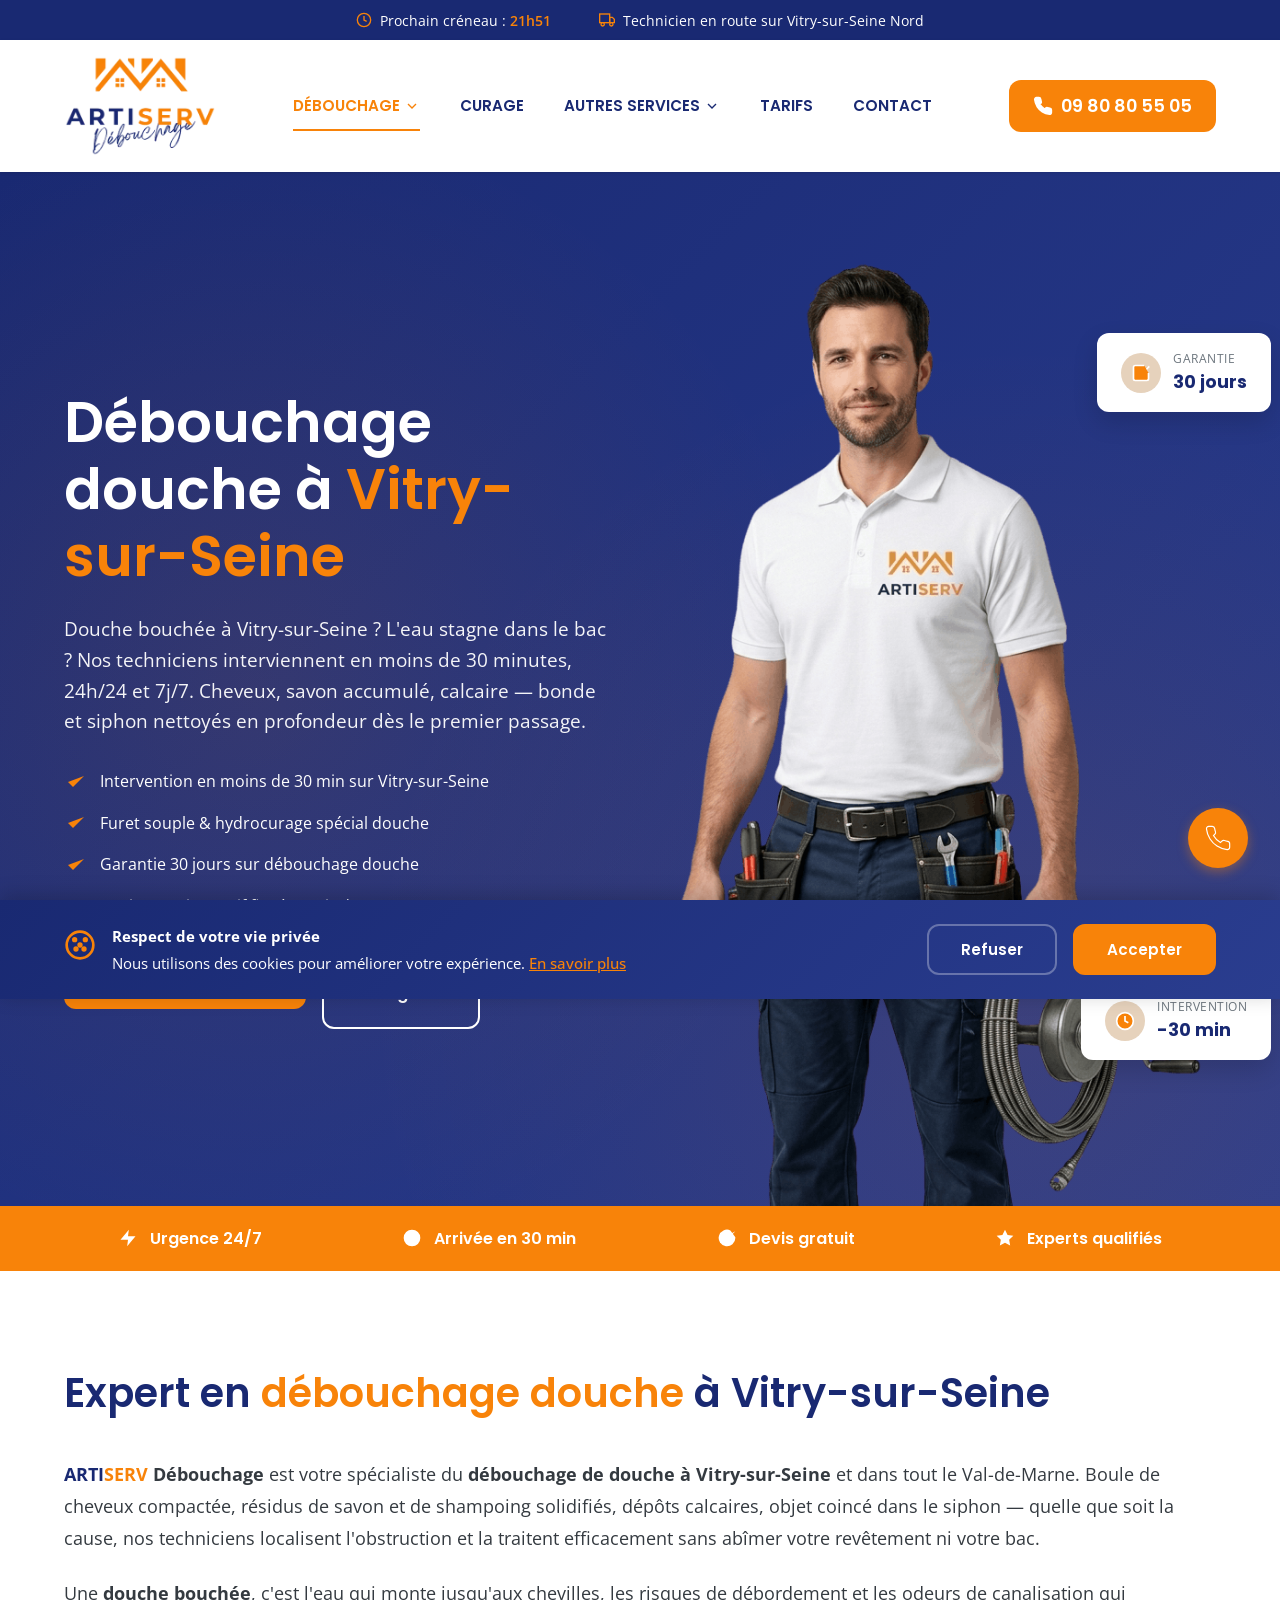
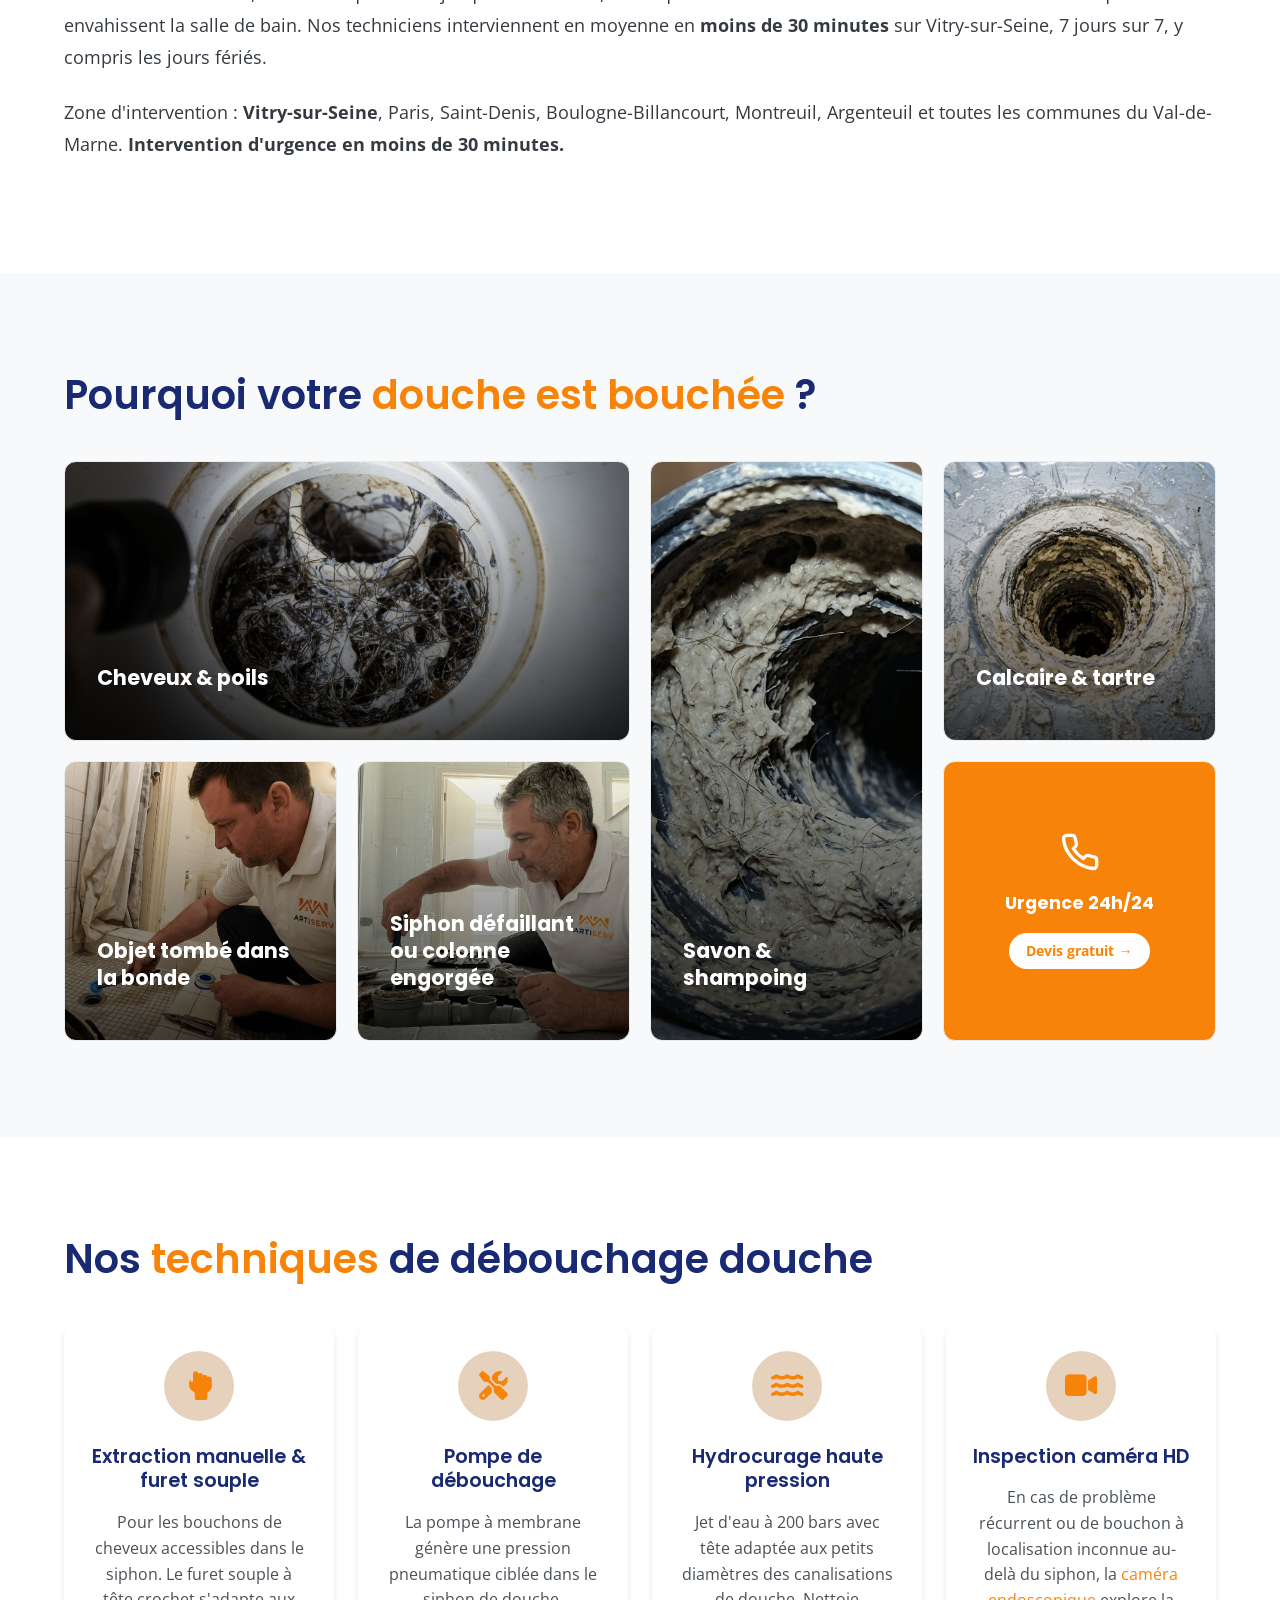
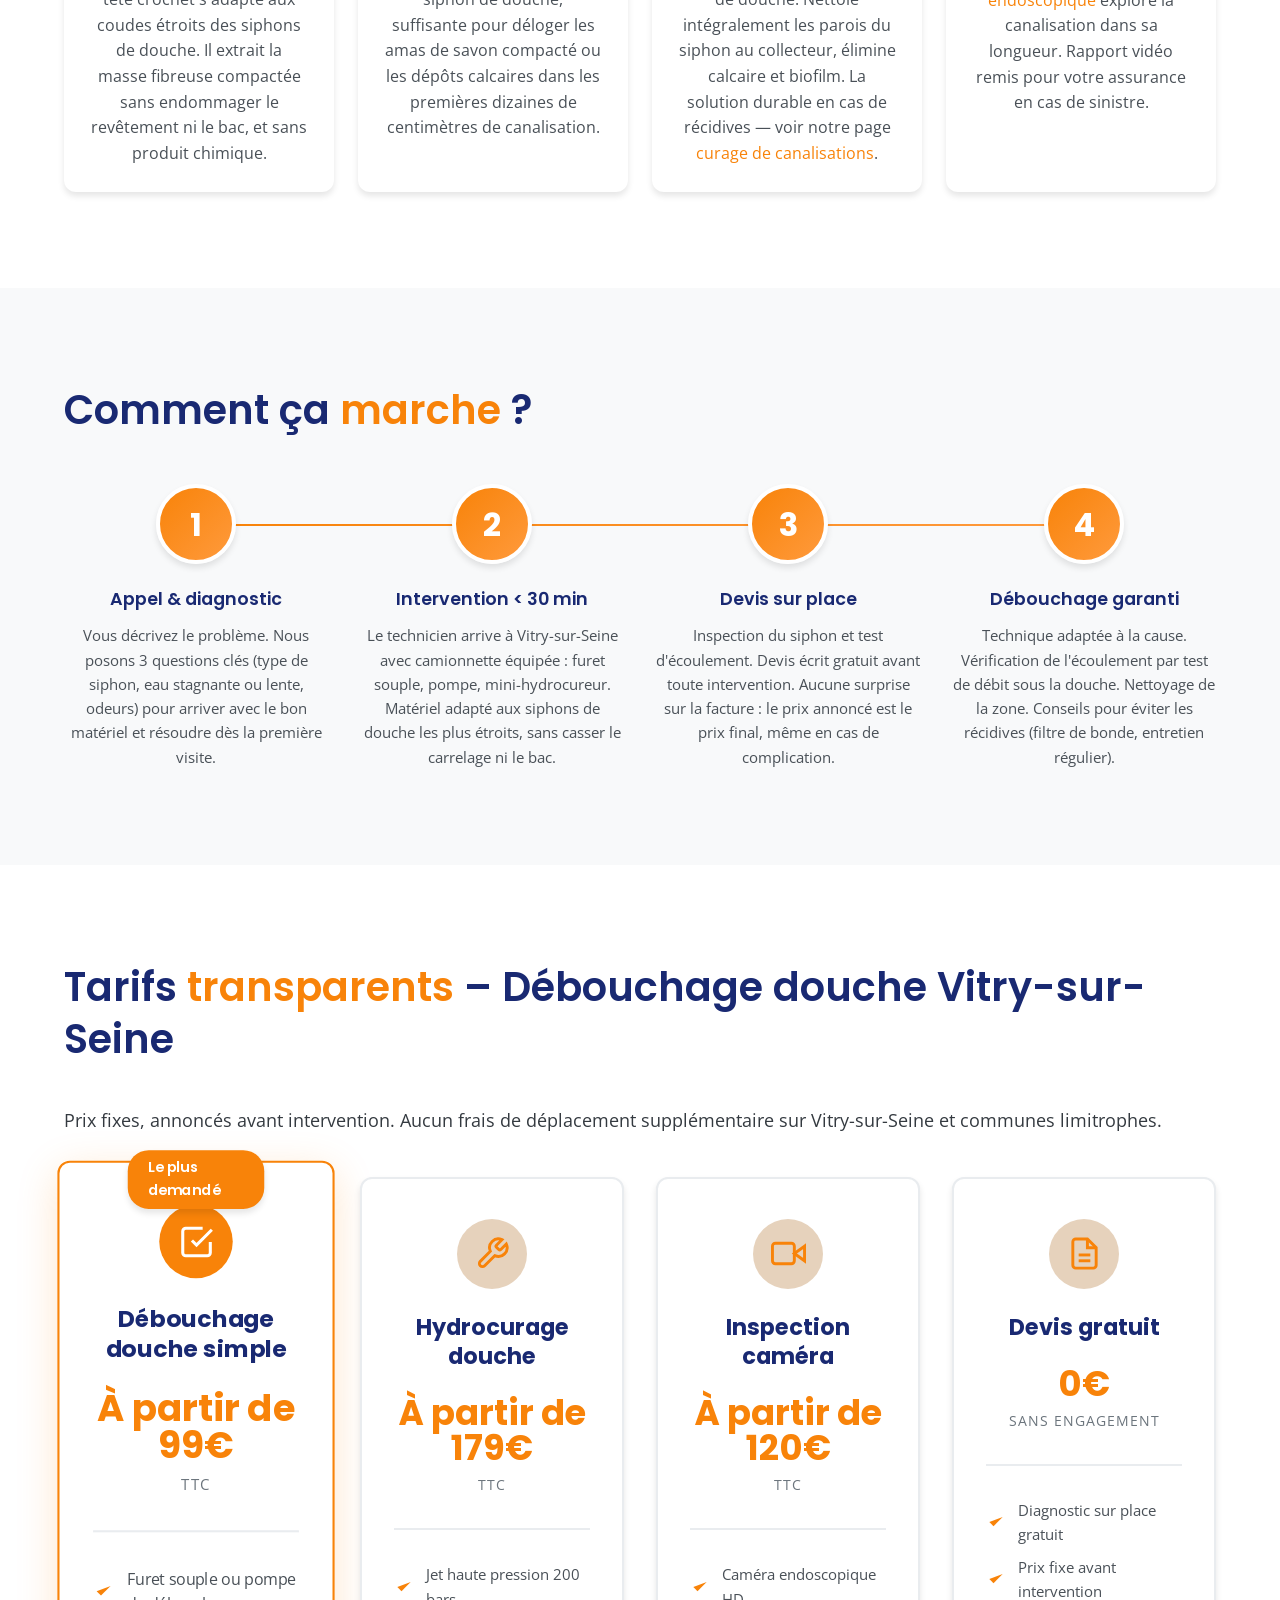
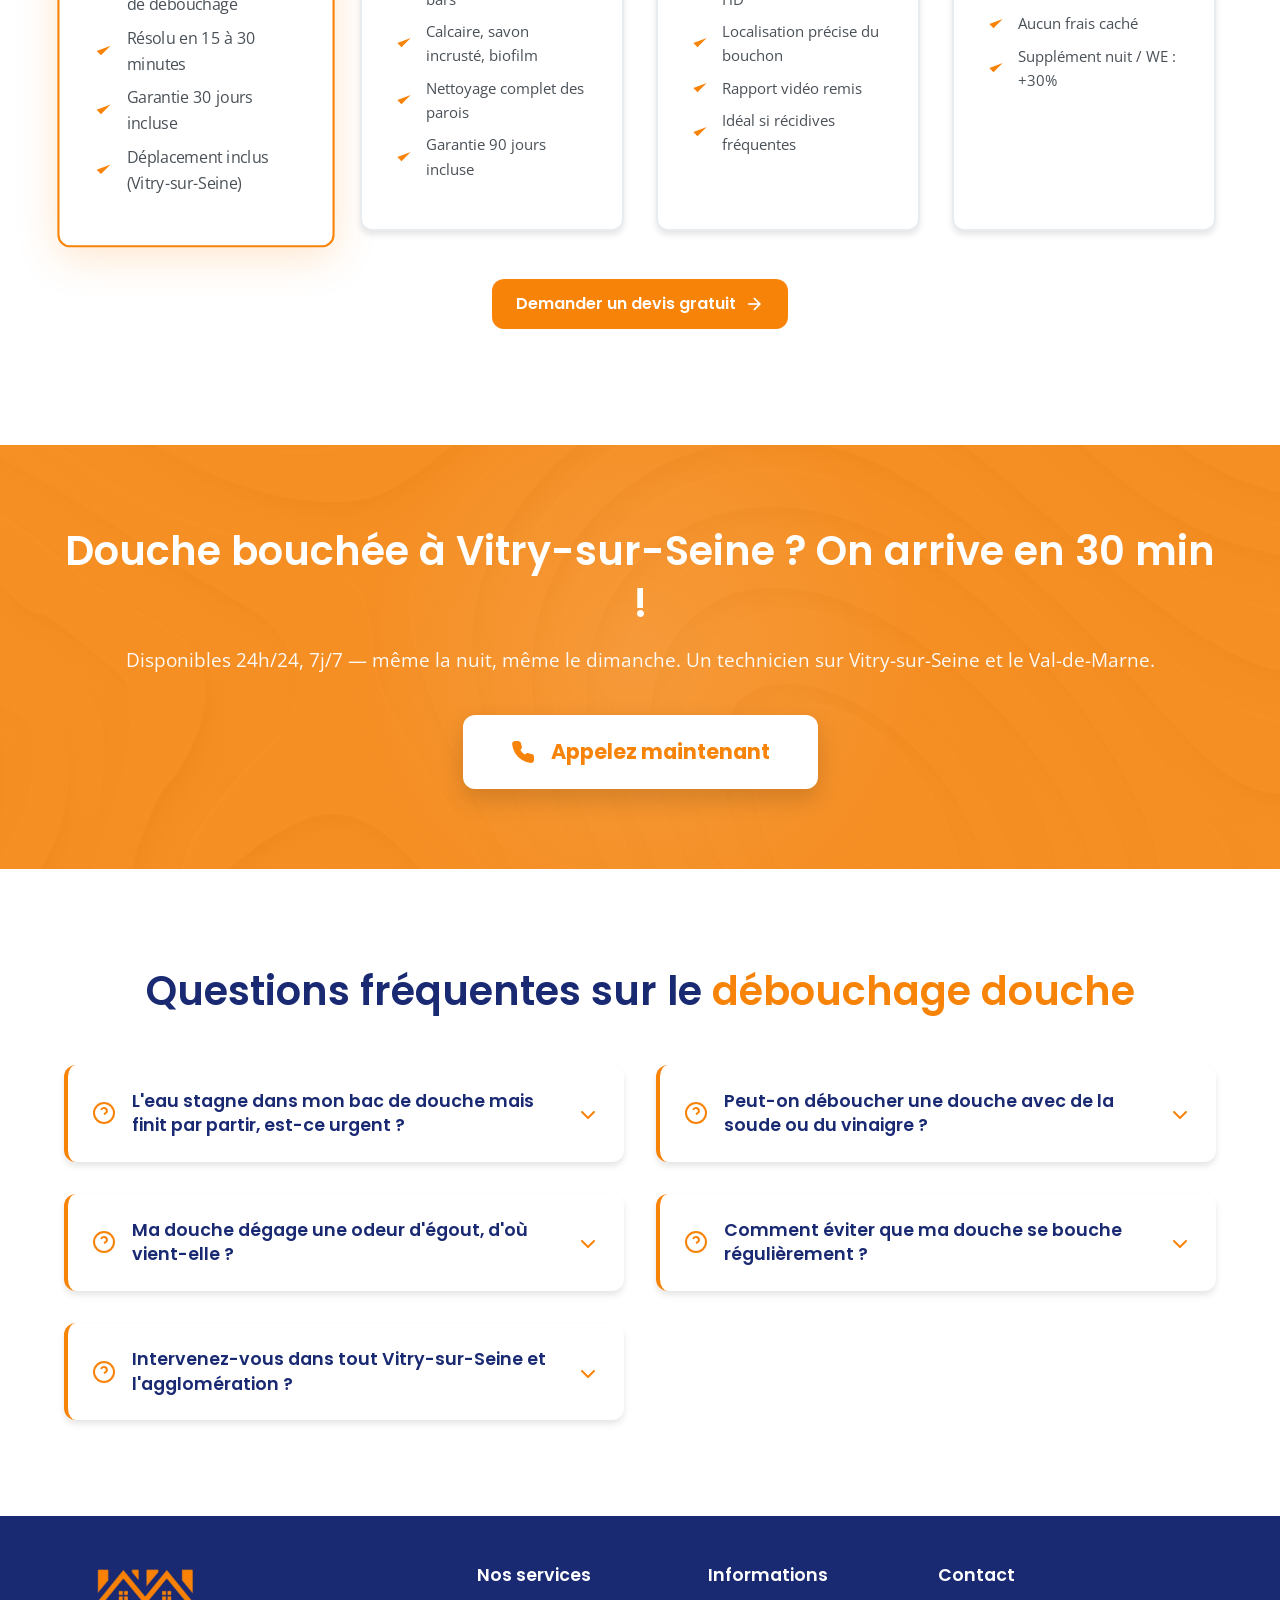
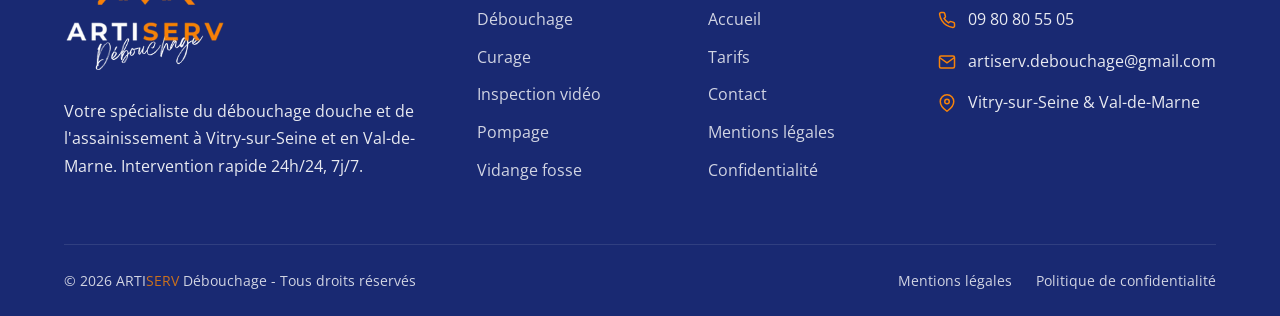
<file: debouchage-douche.html>
<!DOCTYPE html>
<html lang="fr">
<head>
    <meta charset="UTF-8">
    <meta name="viewport" content="width=device-width, initial-scale=1.0">
    <title>Débouchage Douche Vitry-sur-Seine | Douche Bouchée – Intervention Rapide 24h/24</title>
    <meta name="description" content="Douche bouchée à Vitry-sur-Seine ? Artiserv intervient en moins de 30 min, 24h/24 7j/7. Cheveux, savon, calcaire : bonde et siphon nettoyés en profondeur. Devis gratuit – 09 80 80 55 05.">
    <!-- Favicon -->
    <link rel="icon" type="image/x-icon" href="/favicon.ico">
    <link rel="icon" type="image/png" sizes="96x96" href="/favicon-96x96.png">
    <link rel="apple-touch-icon" sizes="180x180" href="/apple-touch-icon.png">

    <!-- Canonical URL -->
    <link rel="canonical" href="https://debouchage-canalisation-vitry-sur-seine.fr/debouchage-douche" />

    <!-- Google Fonts -->
    <link rel="preconnect" href="https://fonts.googleapis.com">
    <link rel="preconnect" href="https://fonts.gstatic.com" crossorigin>
    <link rel="preload" href="https://fonts.googleapis.com/css2?family=Open+Sans:wght@400;500;600&family=Poppins:wght@500;600;700&display=swap" as="style" onload="this.onload=null;this.rel='stylesheet'">
    <noscript><link href="https://fonts.googleapis.com/css2?family=Open+Sans:wght@400;500;600&family=Poppins:wght@500;600;700&display=swap" rel="stylesheet"></noscript>

    <!-- Font Awesome -->
    <link rel="stylesheet" href="https://cdnjs.cloudflare.com/ajax/libs/font-awesome/6.4.0/css/all.min.css">

    <!-- Main CSS -->
    <link rel="stylesheet" href="css/style.css">

    <!-- Schema.org JSON-LD : Service Débouchage Douche -->
    <script type="application/ld+json">
    {
      "@context": "https://schema.org",
      "@type": "Service",
      "name": "Débouchage douche à Vitry-sur-Seine",
      "description": "Débouchage professionnel de douche et bac à douche bouchés à Vitry-sur-Seine. Intervention rapide 24h/24 avec furet souple, pompe de débouchage et hydrocurage haute pression. Cheveux, savon, calcaire.",
      "url": "https://debouchage-canalisation-vitry-sur-seine.fr/debouchage-douche",
      "provider": {
        "@type": "Plumber",
        "name": "Artiserv Débouchage",
        "telephone": "09 80 80 55 05",
        "url": "https://debouchage-canalisation-vitry-sur-seine.fr/"
      },
      "areaServed": {
        "@type": "City",
        "name": "Vitry-sur-Seine"
      },
      "offers": {
        "@type": "Offer",
        "priceCurrency": "EUR",
        "price": "99",
        "priceSpecification": {
          "@type": "UnitPriceSpecification",
          "price": "99",
          "priceCurrency": "EUR",
          "unitText": "À partir de"
        }
      }
    }
    </script>
</head>
<body>

    <!-- Top Bar -->
    <div class="top-bar">
        <div class="top-bar-content">
            <div class="top-bar-item top-bar-urgent">
                <svg xmlns="http://www.w3.org/2000/svg" viewBox="0 0 24 24" fill="none" stroke="currentColor" stroke-width="2">
                    <circle cx="12" cy="12" r="10"></circle>
                    <polyline points="12 6 12 12 16 14"></polyline>
                </svg>
                <span>Prochain créneau : <strong id="next-slot">Chargement...</strong></span>
            </div>
            <div class="top-bar-item top-bar-activity">
                <svg xmlns="http://www.w3.org/2000/svg" viewBox="0 0 24 24" fill="none" stroke="currentColor" stroke-width="2">
                    <rect x="1" y="3" width="15" height="13"></rect>
                    <polygon points="16 8 20 8 23 11 23 16 16 16 16 8"></polygon>
                    <circle cx="5.5" cy="18.5" r="2.5"></circle>
                    <circle cx="18.5" cy="18.5" r="2.5"></circle>
                </svg>
                <span id="technician-activity">Technicien en route sur Vitry-sur-Seine Nord</span>
            </div>
        </div>
    </div>

    <!-- Header -->
    <header class="header">
        <div class="header-container">
            <a href="index.html" class="logo-link">
                <img src="images/logo-artiserv-debouchage.webp" alt="Artiserv Débouchage Vitry-sur-Seine" class="logo-img">
            </a>

            <button class="menu-toggle" id="menuToggle" aria-label="Menu">
                <span></span><span></span><span></span>
            </button>

            <!-- Menu desktop -->
            <nav class="nav-menu-desktop">
                <div class="nav-dropdown">
                    <a href="debouchage-canalisations.html" class="nav-dropdown-toggle active">
                        Débouchage
                        <svg xmlns="http://www.w3.org/2000/svg" viewBox="0 0 24 24" fill="none" stroke="currentColor" stroke-width="2" style="width:16px;height:16px;margin-left:4px;">
                            <polyline points="6 9 12 15 18 9"></polyline>
                        </svg>
                    </a>
                    <div class="nav-dropdown-menu">
                        <a href="debouchage-wc.html">Débouchage WC</a>
                        <a href="debouchage-evier.html">Débouchage évier</a>
                        <a href="debouchage-douche.html" class="active">Débouchage douche</a>
                    </div>
                </div>
                <a href="curage-canalisations.html">Curage</a>
                <div class="nav-dropdown">
                    <a href="#" class="nav-dropdown-toggle">
                        Autres services
                        <svg xmlns="http://www.w3.org/2000/svg" viewBox="0 0 24 24" fill="none" stroke="currentColor" stroke-width="2" style="width:16px;height:16px;margin-left:4px;">
                            <polyline points="6 9 12 15 18 9"></polyline>
                        </svg>
                    </a>
                    <div class="nav-dropdown-menu">
                        <a href="inspection-video-canalisations.html">Inspection vidéo</a>
                        <a href="pompage-canalisations.html">Pompage</a>
                        <a href="vidange-fosse-septique.html">Vidange fosse</a>
                    </div>
                </div>
                <a href="tarifs.html">Tarifs</a>
                <a href="contact.html">Contact</a>
            </nav>

            <a href="tel:09 80 80 55 05" class="phone-cta">
                <svg class="phone-icon" xmlns="http://www.w3.org/2000/svg" viewBox="0 0 24 24" fill="none" stroke="currentColor" stroke-width="2">
                    <path d="M22 16.92v3a2 2 0 0 1-2.18 2 19.79 19.79 0 0 1-8.63-3.07 19.5 19.5 0 0 1-6-6 19.79 19.79 0 0 1-3.07-8.67A2 2 0 0 1 4.11 2h3a2 2 0 0 1 2 1.72 12.84 12.84 0 0 0 .7 2.81 2 2 0 0 1-.45 2.11L8.09 9.91a16 16 0 0 0 6 6l1.27-1.27a2 2 0 0 1 2.11-.45 12.84 12.84 0 0 0 2.81.7A2 2 0 0 1 22 16.92z"></path>
                </svg>
                09 80 80 55 05
            </a>
        </div>
    </header>

    <!-- Menu Overlay -->
    <div class="menu-overlay" id="menuOverlay">
        <div class="menu-overlay-bg"></div>
        <div class="menu-overlay-content">
            <button class="menu-close" id="menuClose" aria-label="Fermer le menu">
                <svg xmlns="http://www.w3.org/2000/svg" viewBox="0 0 24 24" fill="none" stroke="currentColor" stroke-width="2">
                    <line x1="18" y1="6" x2="6" y2="18"></line>
                    <line x1="6" y1="6" x2="18" y2="18"></line>
                </svg>
            </button>
            <div class="menu-logo">
                <img src="images/logo-artiserv-blanc.webp" alt="Artiserv Débouchage">
            </div>
            <nav class="menu-nav">
                <div class="menu-link menu-link-dropdown">
                    <span class="menu-link-number">01</span>
                    <span class="menu-link-text">Débouchage</span>
                    <span class="menu-link-arrow">▼</span>
                </div>
                <div class="menu-submenu">
                    <a href="debouchage-wc.html" class="menu-sublink">
                        <span class="menu-link-number">01-1</span>
                        <span class="menu-sublink-text">Débouchage WC</span>
                    </a>
                    <a href="debouchage-evier.html" class="menu-sublink">
                        <span class="menu-link-number">01-2</span>
                        <span class="menu-sublink-text">Débouchage évier</span>
                    </a>
                    <a href="debouchage-douche.html" class="menu-sublink">
                        <span class="menu-link-number">01-3</span>
                        <span class="menu-sublink-text">Débouchage douche</span>
                    </a>
                </div>
                <a href="curage-canalisations.html" class="menu-link">
                    <span class="menu-link-number">02</span>
                    <span class="menu-link-text">Curage</span>
                    <span class="menu-link-arrow">→</span>
                </a>
                <div class="menu-link menu-link-dropdown">
                    <span class="menu-link-number">03</span>
                    <span class="menu-link-text">Autres services</span>
                    <span class="menu-link-arrow">▼</span>
                </div>
                <div class="menu-submenu">
                    <a href="inspection-video-canalisations.html" class="menu-sublink">
                        <span class="menu-link-number">03-1</span>
                        <span class="menu-sublink-text">Inspection vidéo</span>
                    </a>
                    <a href="pompage-canalisations.html" class="menu-sublink">
                        <span class="menu-link-number">03-2</span>
                        <span class="menu-sublink-text">Pompage</span>
                    </a>
                    <a href="vidange-fosse-septique.html" class="menu-sublink">
                        <span class="menu-link-number">03-3</span>
                        <span class="menu-sublink-text">Vidange fosse</span>
                    </a>
                </div>
                <a href="tarifs.html" class="menu-link">
                    <span class="menu-link-number">04</span>
                    <span class="menu-link-text">Tarifs</span>
                    <span class="menu-link-arrow">→</span>
                </a>
                <a href="contact.html" class="menu-link">
                    <span class="menu-link-number">05</span>
                    <span class="menu-link-text">Contact</span>
                    <span class="menu-link-arrow">→</span>
                </a>
            </nav>
            <div class="menu-cta">
                <a href="tel:09 80 80 55 05" class="menu-phone-btn">
                    <svg xmlns="http://www.w3.org/2000/svg" viewBox="0 0 24 24" fill="none" stroke="currentColor" stroke-width="2">
                        <path d="M22 16.92v3a2 2 0 0 1-2.18 2 19.79 19.79 0 0 1-8.63-3.07 19.5 19.5 0 0 1-6-6 19.79 19.79 0 0 1-3.07-8.67A2 2 0 0 1 4.11 2h3a2 2 0 0 1 2 1.72 12.84 12.84 0 0 0 .7 2.81 2 2 0 0 1-.45 2.11L8.09 9.91a16 16 0 0 0 6 6l1.27-1.27a2 2 0 0 1 2.11-.45 12.84 12.84 0 0 0 2.81.7A2 2 0 0 1 22 16.92z"></path>
                    </svg>
                    <div class="menu-phone-content">
                        <span class="menu-phone-label">Urgence 24/7</span>
                        <span class="menu-phone-number">09 80 80 55 05</span>
                    </div>
                </a>
                <div class="menu-location">
                    <svg xmlns="http://www.w3.org/2000/svg" viewBox="0 0 24 24" fill="none" stroke="currentColor" stroke-width="2">
                        <path d="M21 10c0 7-9 13-9 13s-9-6-9-13a9 9 0 0 1 18 0z"></path>
                        <circle cx="12" cy="10" r="3"></circle>
                    </svg>
                    <span>Vitry-sur-Seine, 94</span>
                </div>
            </div>
        </div>
    </div>

    <!-- Hero -->
    <section class="hero">
        <div class="container hero-container">
            <div class="hero-content">
                <h1>Débouchage douche à <span class="highlight">Vitry-sur-Seine</span></h1>
                <p class="hero-subtitle">
                    Douche bouchée à Vitry-sur-Seine ? L'eau stagne dans le bac ? Nos techniciens interviennent en moins de 30 minutes, 24h/24 et 7j/7.
                    Cheveux, savon accumulé, calcaire — bonde et siphon nettoyés en profondeur dès le premier passage.
                </p>

                <div class="hero-features">
                    <div class="hero-feature">
                        <svg xmlns="http://www.w3.org/2000/svg" viewBox="0 0 24 24"><path d="M20 6L9 17l-5-5"/></svg>
                        <span>Intervention en moins de 30 min sur Vitry-sur-Seine</span>
                    </div>
                    <div class="hero-feature">
                        <svg xmlns="http://www.w3.org/2000/svg" viewBox="0 0 24 24"><path d="M20 6L9 17l-5-5"/></svg>
                        <span>Furet souple &amp; hydrocurage spécial douche</span>
                    </div>
                    <div class="hero-feature">
                        <svg xmlns="http://www.w3.org/2000/svg" viewBox="0 0 24 24"><path d="M20 6L9 17l-5-5"/></svg>
                        <span>Garantie 30 jours sur débouchage douche</span>
                    </div>
                    <div class="hero-feature">
                        <svg xmlns="http://www.w3.org/2000/svg" viewBox="0 0 24 24"><path d="M20 6L9 17l-5-5"/></svg>
                        <span>Devis gratuit – Tarif fixe à partir de 99€ TTC</span>
                    </div>
                </div>

                <div class="hero-buttons">
                    <a href="tel:09 80 80 55 05" class="btn-primary">
                        <svg xmlns="http://www.w3.org/2000/svg" viewBox="0 0 24 24" fill="none" stroke="currentColor" stroke-width="2">
                            <path d="M22 16.92v3a2 2 0 0 1-2.18 2 19.79 19.79 0 0 1-8.63-3.07 19.5 19.5 0 0 1-6-6 19.79 19.79 0 0 1-3.07-8.67A2 2 0 0 1 4.11 2h3a2 2 0 0 1 2 1.72 12.84 12.84 0 0 0 .7 2.81 2 2 0 0 1-.45 2.11L8.09 9.91a16 16 0 0 0 6 6l1.27-1.27a2 2 0 0 1 2.11-.45 12.84 12.84 0 0 0 2.81.7A2 2 0 0 1 22 16.92z"></path>
                        </svg>
                        Appelez maintenant
                    </a>
                    <a href="contact.html" class="btn-secondary">Devis gratuit</a>
                </div>
            </div>

            <div class="hero-image">
                <picture>
                    <img src="images/hero-debouchage-douche.webp" alt="Débouchage douche professionnel à Vitry-sur-Seine">
                </picture>
                <div class="floating-badge floating-badge-1">
                    <div class="badge-icon">
                        <svg xmlns="http://www.w3.org/2000/svg" viewBox="0 0 24 24" fill="none" stroke="currentColor" stroke-width="2">
                            <path d="M9 11l3 3L22 4"></path>
                            <path d="M21 12v7a2 2 0 0 1-2 2H5a2 2 0 0 1-2-2V5a2 2 0 0 1 2-2h11"></path>
                        </svg>
                    </div>
                    <div class="badge-text">
                        <span class="badge-label">Garantie</span>
                        <span class="badge-value">30 jours</span>
                    </div>
                </div>
                <div class="floating-badge floating-badge-2">
                    <div class="badge-icon">
                        <svg xmlns="http://www.w3.org/2000/svg" viewBox="0 0 24 24" fill="none" stroke="currentColor" stroke-width="2">
                            <circle cx="12" cy="12" r="10"></circle>
                            <polyline points="12 6 12 12 16 14"></polyline>
                        </svg>
                    </div>
                    <div class="badge-text">
                        <span class="badge-label">Intervention</span>
                        <span class="badge-value">-30 min</span>
                    </div>
                </div>
            </div>
        </div>
    </section>

    <!-- Bandeau Orange -->
    <div class="emergency-banner">
        <div class="container emergency-container">
            <div class="emergency-item">
                <svg xmlns="http://www.w3.org/2000/svg" viewBox="0 0 24 24"><path d="M13 2L3 14h9l-1 8 10-12h-9l1-8z"/></svg>
                <span>Urgence 24/7</span>
            </div>
            <div class="emergency-item">
                <svg xmlns="http://www.w3.org/2000/svg" viewBox="0 0 24 24">
                    <circle cx="12" cy="12" r="10"></circle>
                    <polyline points="12 6 12 12 16 14"></polyline>
                </svg>
                <span>Arrivée en 30 min</span>
            </div>
            <div class="emergency-item">
                <svg xmlns="http://www.w3.org/2000/svg" viewBox="0 0 24 24">
                    <path d="M22 11.08V12a10 10 0 1 1-5.93-9.14"></path>
                    <polyline points="22 4 12 14.01 9 11.01"></polyline>
                </svg>
                <span>Devis gratuit</span>
            </div>
            <div class="emergency-item">
                <svg xmlns="http://www.w3.org/2000/svg" viewBox="0 0 24 24">
                    <polygon points="12 2 15.09 8.26 22 9.27 17 14.14 18.18 21.02 12 17.77 5.82 21.02 7 14.14 2 9.27 8.91 8.26 12 2"></polygon>
                </svg>
                <span>Experts qualifiés</span>
            </div>
        </div>
    </div>

    <!-- Introduction -->
    <section class="section">
        <div class="container">
            <h2>Expert en <span class="highlight">débouchage douche</span> à Vitry-sur-Seine</h2>

            <p style="font-size:1.1rem;line-height:1.8;margin-bottom:1.5rem;">
                <a href="index.html" style="text-decoration:none;color:inherit;"><strong><span class="brand-name"><span class="arti">ARTI</span><span class="serv">SERV</span></span> Débouchage</strong></a> est votre spécialiste du <strong>débouchage de douche à Vitry-sur-Seine</strong> et dans tout le Val-de-Marne.
                Boule de cheveux compactée, résidus de savon et de shampoing solidifiés, dépôts calcaires, objet coincé dans le siphon — quelle que soit la cause, nos techniciens localisent l'obstruction et la traitent efficacement sans abîmer votre revêtement ni votre bac.
            </p>
            <p style="font-size:1.1rem;line-height:1.8;margin-bottom:1.5rem;">
                Une <strong>douche bouchée</strong>, c'est l'eau qui monte jusqu'aux chevilles, les risques de débordement et les odeurs de canalisation qui envahissent la salle de bain. Nos techniciens interviennent en moyenne en <strong>moins de 30 minutes</strong> sur Vitry-sur-Seine, 7 jours sur 7, y compris les jours fériés.
            </p>
            <p style="font-size:1.1rem;line-height:1.8;">
                Zone d'intervention : <strong>Vitry-sur-Seine</strong>, Paris, Saint-Denis, Boulogne-Billancourt, Montreuil, Argenteuil et toutes les communes du Val-de-Marne.
                <strong>Intervention d'urgence en moins de 30 minutes.</strong>
            </p>
        </div>
    </section>

    <!-- Causes douche bouchée – Bento -->
    <section class="section section-alt">
        <div class="container">
            <h2>Pourquoi votre <span class="highlight">douche est bouchée</span> ?</h2>

            <div class="services-bento">
                <!-- Cheveux – grande carte -->
                <div class="bento-item span-2" style="background-image:url('images/douche-cheveux-poils.webp');" aria-label="Cheveux et poils – cause principale douche bouchée Vitry-sur-Seine">
                    <div class="bento-overlay"></div>
                    <div class="bento-content">
                        <h3 class="bento-title">Cheveux &amp; poils</h3>
                        <p class="bento-desc">La cause n°1 des douches bouchées. Cheveux longs, poils de barbe ou de corps s'enchevêtrent dans le siphon et s'y fixent avec le savon, formant en quelques semaines un bouchon fibreux compact et tenace. Impossible à éliminer avec un simple produit chimique : seul un furet souple ou une extraction manuelle en vient à bout.</p>
                    </div>
                    <div class="bento-arrow">
                        <svg xmlns="http://www.w3.org/2000/svg" viewBox="0 0 24 24" fill="none" stroke="currentColor" stroke-width="2"><line x1="5" y1="12" x2="19" y2="12"></line><polyline points="12 5 19 12 12 19"></polyline></svg>
                    </div>
                </div>

                <!-- Savon et shampoing – carte verticale -->
                <div class="bento-item span-v-2" style="background-image:url('images/douche-savon-shampoing.webp');" aria-label="Résidus de savon et shampoing – douche bouchée Vitry-sur-Seine Artiserv">
                    <div class="bento-overlay"></div>
                    <div class="bento-content">
                        <h3 class="bento-title">Savon &amp; shampoing</h3>
                        <p class="bento-desc">Les résidus de savon solide, de shampoing et d'après-shampoing forment en se mélangeant au calcaire une pâte gluante qui tapisse les parois du siphon. Mois après mois, la couche épaissit, emprisonne les cheveux et réduit progressivement le diamètre utile jusqu'au blocage total.</p>
                    </div>
                    <div class="bento-arrow">
                        <svg xmlns="http://www.w3.org/2000/svg" viewBox="0 0 24 24" fill="none" stroke="currentColor" stroke-width="2"><line x1="5" y1="12" x2="19" y2="12"></line><polyline points="12 5 19 12 12 19"></polyline></svg>
                    </div>
                </div>

                <!-- Calcaire -->
                <div class="bento-item" style="background-image:url('images/douche-calcaire.webp');" aria-label="Calcaire et tartre – douche bouchée Vitry-sur-Seine">
                    <div class="bento-overlay"></div>
                    <div class="bento-content">
                        <h3 class="bento-title">Calcaire &amp; tartre</h3>
                        <p class="bento-desc">Dans la région de Vitry-sur-Seine, l'eau calcaire dépose progressivement du tartre sur les parois du siphon et des canalisations. En rétrécissant le diamètre utile, il favorise l'accumulation de cheveux et de savon et génère des bouchons récurrents.</p>
                    </div>
                    <div class="bento-arrow">
                        <svg xmlns="http://www.w3.org/2000/svg" viewBox="0 0 24 24" fill="none" stroke="currentColor" stroke-width="2"><line x1="5" y1="12" x2="19" y2="12"></line><polyline points="12 5 19 12 12 19"></polyline></svg>
                    </div>
                </div>

                <!-- Objet tombé -->
                <div class="bento-item" style="background-image:url('images/douche-objet-tombe.webp');" aria-label="Objet tombé dans la bonde de douche Vitry-sur-Seine">
                    <div class="bento-overlay"></div>
                    <div class="bento-content">
                        <h3 class="bento-title">Objet tombé dans la bonde</h3>
                        <p class="bento-desc">Capuchon de flacon, rasoir jetable, bouchon de gel douche ou bijou glissé dans la grille de bonde : l'obstruction est immédiate. Ces objets rigides ne peuvent être récupérés qu'avec un furet à tête récupératrice ou par démontage du siphon.</p>
                    </div>
                    <div class="bento-arrow">
                        <svg xmlns="http://www.w3.org/2000/svg" viewBox="0 0 24 24" fill="none" stroke="currentColor" stroke-width="2"><line x1="5" y1="12" x2="19" y2="12"></line><polyline points="12 5 19 12 12 19"></polyline></svg>
                    </div>
                </div>

                <!-- Siphon défaillant ou colonne -->
                <div class="bento-item" style="background-image:url('images/douche-siphon-defaillant.webp');" aria-label="Siphon défaillant ou colonne bouchée – débouchage douche Vitry-sur-Seine">
                    <div class="bento-overlay"></div>
                    <div class="bento-content">
                        <h3 class="bento-title">Siphon défaillant ou colonne engorgée</h3>
                        <p class="bento-desc">Un siphon de douche endommagé, mal positionné ou une colonne principale saturée (plusieurs points d'eau bouchés en même temps dans le logement) nécessitent un <a href="curage-canalisations.html" style="color:#fff;text-decoration:underline;">curage haute pression</a> ou le remplacement du siphon.</p>
                    </div>
                    <div class="bento-arrow">
                        <svg xmlns="http://www.w3.org/2000/svg" viewBox="0 0 24 24" fill="none" stroke="currentColor" stroke-width="2"><line x1="5" y1="12" x2="19" y2="12"></line><polyline points="12 5 19 12 12 19"></polyline></svg>
                    </div>
                </div>

                <!-- CTA orange urgence -->
                <a href="tel:09 80 80 55 05" class="bento-item" style="background:var(--color-primary);display:flex;align-items:center;justify-content:center;text-decoration:none;" aria-label="Appeler Artiserv pour débouchage douche urgent à Vitry-sur-Seine">
                    <div class="bento-content" style="text-align:center;">
                        <svg xmlns="http://www.w3.org/2000/svg" viewBox="0 0 24 24" fill="none" stroke="#fff" stroke-width="2" style="width:40px;height:40px;margin:0 auto 0.75rem;">
                            <path d="M22 16.92v3a2 2 0 0 1-2.18 2 19.79 19.79 0 0 1-8.63-3.07 19.5 19.5 0 0 1-6-6 19.79 19.79 0 0 1-3.07-8.67A2 2 0 0 1 4.11 2h3a2 2 0 0 1 2 1.72 12.84 12.84 0 0 0 .7 2.81 2 2 0 0 1-.45 2.11L8.09 9.91a16 16 0 0 0 6 6l1.27-1.27a2 2 0 0 1 2.11-.45 12.84 12.84 0 0 0 2.81.7A2 2 0 0 1 22 16.92z"></path>
                        </svg>
                        <h3 class="bento-title" style="color:#fff;font-size:1.1rem;margin-bottom:0.4rem;">Urgence 24h/24</h3>
                        <p class="bento-desc" style="color:#fff;font-size:1.25rem;font-weight:700;margin-bottom:0.75rem;">09 80 80 55 05</p>
                        <span style="display:inline-block;padding:0.4rem 1.1rem;background:#fff;color:var(--color-primary);border-radius:20px;font-weight:700;font-size:0.9rem;">Devis gratuit →</span>
                    </div>
                </a>
            </div>
        </div>
    </section>

    <!-- Techniques -->
    <section class="section">
        <div class="container">
            <h2>Nos <span class="highlight">techniques</span> de débouchage douche</h2>

            <div class="advantages-grid">
                <div class="advantage-card">
                    <div class="advantage-icon"><i class="fas fa-hand-rock"></i></div>
                    <h3>Extraction manuelle &amp; furet souple</h3>
                    <p>Pour les bouchons de cheveux accessibles dans le siphon. Le furet souple à tête crochet s'adapte aux coudes étroits des siphons de douche. Il extrait la masse fibreuse compactée sans endommager le revêtement ni le bac, et sans produit chimique.</p>
                </div>
                <div class="advantage-card">
                    <div class="advantage-icon"><i class="fas fa-screwdriver-wrench"></i></div>
                    <h3>Pompe de débouchage</h3>
                    <p>La pompe à membrane génère une pression pneumatique ciblée dans le siphon de douche, suffisante pour déloger les amas de savon compacté ou les dépôts calcaires dans les premières dizaines de centimètres de canalisation.</p>
                </div>
                <div class="advantage-card">
                    <div class="advantage-icon"><i class="fas fa-water"></i></div>
                    <h3>Hydrocurage haute pression</h3>
                    <p>Jet d'eau à 200 bars avec tête adaptée aux petits diamètres des canalisations de douche. Nettoie intégralement les parois du siphon au collecteur, élimine calcaire et biofilm. La solution durable en cas de récidives — voir notre page <a href="curage-canalisations.html">curage de canalisations</a>.</p>
                </div>
                <div class="advantage-card">
                    <div class="advantage-icon"><i class="fas fa-video"></i></div>
                    <h3>Inspection caméra HD</h3>
                    <p>En cas de problème récurrent ou de bouchon à localisation inconnue au-delà du siphon, la <a href="inspection-video-canalisations.html">caméra endoscopique</a> explore la canalisation dans sa longueur. Rapport vidéo remis pour votre assurance en cas de sinistre.</p>
                </div>
            </div>
        </div>
    </section>

    <!-- Processus -->
    <section class="section section-alt">
        <div class="container">
            <h2>Comment ça <span class="highlight">marche</span> ?</h2>
            <div class="process-container">
                <div class="process-step">
                    <div class="step-number">1</div>
                    <h3>Appel &amp; diagnostic</h3>
                    <p>Vous décrivez le problème. Nous posons 3 questions clés (type de siphon, eau stagnante ou lente, odeurs) pour arriver avec le bon matériel et résoudre dès la première visite.</p>
                </div>
                <div class="process-step">
                    <div class="step-number">2</div>
                    <h3>Intervention &lt; 30 min</h3>
                    <p>Le technicien arrive à Vitry-sur-Seine avec camionnette équipée : furet souple, pompe, mini-hydrocureur. Matériel adapté aux siphons de douche les plus étroits, sans casser le carrelage ni le bac.</p>
                </div>
                <div class="process-step">
                    <div class="step-number">3</div>
                    <h3>Devis sur place</h3>
                    <p>Inspection du siphon et test d'écoulement. Devis écrit gratuit avant toute intervention. Aucune surprise sur la facture : le prix annoncé est le prix final, même en cas de complication.</p>
                </div>
                <div class="process-step">
                    <div class="step-number">4</div>
                    <h3>Débouchage garanti</h3>
                    <p>Technique adaptée à la cause. Vérification de l'écoulement par test de débit sous la douche. Nettoyage de la zone. Conseils pour éviter les récidives (filtre de bonde, entretien régulier).</p>
                </div>
            </div>
        </div>
    </section>

    <!-- Tarifs -->
    <section class="section">
        <div class="container">
            <h2>Tarifs <span class="highlight">transparents</span> – Débouchage douche Vitry-sur-Seine</h2>
            <p style="font-size:1.1rem;line-height:1.8;margin-bottom:2.5rem;">
                Prix fixes, annoncés avant intervention. Aucun frais de déplacement supplémentaire sur Vitry-sur-Seine et communes limitrophes.
            </p>

            <div class="tarifs-grid" style="grid-template-columns:repeat(auto-fit, minmax(250px, 1fr));">

                <!-- Débouchage simple -->
                <div class="tarif-card featured">
                    <div class="tarif-badge">Le plus demandé</div>
                    <div class="tarif-header">
                        <div class="tarif-icon">
                            <svg xmlns="http://www.w3.org/2000/svg" viewBox="0 0 24 24" fill="none" stroke="currentColor" stroke-width="2">
                                <path d="M9 11l3 3L22 4"></path>
                                <path d="M21 12v7a2 2 0 0 1-2 2H5a2 2 0 0 1-2-2V5a2 2 0 0 1 2-2h11"></path>
                            </svg>
                        </div>
                        <div class="tarif-info">
                            <h3 class="tarif-title">Débouchage douche simple</h3>
                            <div class="tarif-price">
                                <span class="price-amount">À partir de 99€</span>
                                <span class="price-label">TTC</span>
                            </div>
                        </div>
                    </div>
                    <ul class="tarif-features">
                        <li><svg xmlns="http://www.w3.org/2000/svg" viewBox="0 0 24 24" fill="currentColor"><path d="M20 6L9 17l-5-5"/></svg>Furet souple ou pompe de débouchage</li>
                        <li><svg xmlns="http://www.w3.org/2000/svg" viewBox="0 0 24 24" fill="currentColor"><path d="M20 6L9 17l-5-5"/></svg>Résolu en 15 à 30 minutes</li>
                        <li><svg xmlns="http://www.w3.org/2000/svg" viewBox="0 0 24 24" fill="currentColor"><path d="M20 6L9 17l-5-5"/></svg>Garantie 30 jours incluse</li>
                        <li><svg xmlns="http://www.w3.org/2000/svg" viewBox="0 0 24 24" fill="currentColor"><path d="M20 6L9 17l-5-5"/></svg>Déplacement inclus (Vitry-sur-Seine)</li>
                    </ul>
                </div>

                <!-- Hydrocurage -->
                <div class="tarif-card">
                    <div class="tarif-header">
                        <div class="tarif-icon">
                            <svg xmlns="http://www.w3.org/2000/svg" viewBox="0 0 24 24" fill="none" stroke="currentColor" stroke-width="2">
                                <path d="M14.7 6.3a1 1 0 0 0 0 1.4l1.6 1.6a1 1 0 0 0 1.4 0l3.77-3.77a6 6 0 0 1-7.94 7.94l-6.91 6.91a2.12 2.12 0 0 1-3-3l6.91-6.91a6 6 0 0 1 7.94-7.94l-3.76 3.76z"></path>
                            </svg>
                        </div>
                        <div class="tarif-info">
                            <h3 class="tarif-title">Hydrocurage douche</h3>
                            <div class="tarif-price">
                                <span class="price-amount">À partir de 179€</span>
                                <span class="price-label">TTC</span>
                            </div>
                        </div>
                    </div>
                    <ul class="tarif-features">
                        <li><svg xmlns="http://www.w3.org/2000/svg" viewBox="0 0 24 24" fill="currentColor"><path d="M20 6L9 17l-5-5"/></svg>Jet haute pression 200 bars</li>
                        <li><svg xmlns="http://www.w3.org/2000/svg" viewBox="0 0 24 24" fill="currentColor"><path d="M20 6L9 17l-5-5"/></svg>Calcaire, savon incrusté, biofilm</li>
                        <li><svg xmlns="http://www.w3.org/2000/svg" viewBox="0 0 24 24" fill="currentColor"><path d="M20 6L9 17l-5-5"/></svg>Nettoyage complet des parois</li>
                        <li><svg xmlns="http://www.w3.org/2000/svg" viewBox="0 0 24 24" fill="currentColor"><path d="M20 6L9 17l-5-5"/></svg>Garantie 90 jours incluse</li>
                    </ul>
                </div>

                <!-- Inspection caméra -->
                <div class="tarif-card">
                    <div class="tarif-header">
                        <div class="tarif-icon">
                            <svg xmlns="http://www.w3.org/2000/svg" viewBox="0 0 24 24" fill="none" stroke="currentColor" stroke-width="2">
                                <path d="M23 7l-7 5 7 5V7z"></path>
                                <rect x="1" y="5" width="15" height="14" rx="2" ry="2"></rect>
                            </svg>
                        </div>
                        <div class="tarif-info">
                            <h3 class="tarif-title">Inspection caméra</h3>
                            <div class="tarif-price">
                                <span class="price-amount">À partir de 120€</span>
                                <span class="price-label">TTC</span>
                            </div>
                        </div>
                    </div>
                    <ul class="tarif-features">
                        <li><svg xmlns="http://www.w3.org/2000/svg" viewBox="0 0 24 24" fill="currentColor"><path d="M20 6L9 17l-5-5"/></svg>Caméra endoscopique HD</li>
                        <li><svg xmlns="http://www.w3.org/2000/svg" viewBox="0 0 24 24" fill="currentColor"><path d="M20 6L9 17l-5-5"/></svg>Localisation précise du bouchon</li>
                        <li><svg xmlns="http://www.w3.org/2000/svg" viewBox="0 0 24 24" fill="currentColor"><path d="M20 6L9 17l-5-5"/></svg>Rapport vidéo remis</li>
                        <li><svg xmlns="http://www.w3.org/2000/svg" viewBox="0 0 24 24" fill="currentColor"><path d="M20 6L9 17l-5-5"/></svg>Idéal si récidives fréquentes</li>
                    </ul>
                </div>

                <!-- Devis gratuit -->
                <div class="tarif-card">
                    <div class="tarif-header">
                        <div class="tarif-icon">
                            <svg xmlns="http://www.w3.org/2000/svg" viewBox="0 0 24 24" fill="none" stroke="currentColor" stroke-width="2">
                                <path d="M14 2H6a2 2 0 0 0-2 2v16a2 2 0 0 0 2 2h12a2 2 0 0 0 2-2V8z"></path>
                                <polyline points="14 2 14 8 20 8"></polyline>
                                <line x1="16" y1="13" x2="8" y2="13"></line>
                                <line x1="16" y1="17" x2="8" y2="17"></line>
                            </svg>
                        </div>
                        <div class="tarif-info">
                            <h3 class="tarif-title">Devis gratuit</h3>
                            <div class="tarif-price">
                                <span class="price-amount">0€</span>
                                <span class="price-label">Sans engagement</span>
                            </div>
                        </div>
                    </div>
                    <ul class="tarif-features">
                        <li><svg xmlns="http://www.w3.org/2000/svg" viewBox="0 0 24 24" fill="currentColor"><path d="M20 6L9 17l-5-5"/></svg>Diagnostic sur place gratuit</li>
                        <li><svg xmlns="http://www.w3.org/2000/svg" viewBox="0 0 24 24" fill="currentColor"><path d="M20 6L9 17l-5-5"/></svg>Prix fixe avant intervention</li>
                        <li><svg xmlns="http://www.w3.org/2000/svg" viewBox="0 0 24 24" fill="currentColor"><path d="M20 6L9 17l-5-5"/></svg>Aucun frais caché</li>
                        <li><svg xmlns="http://www.w3.org/2000/svg" viewBox="0 0 24 24" fill="currentColor"><path d="M20 6L9 17l-5-5"/></svg>Supplément nuit / WE : +30%</li>
                    </ul>
                </div>

            </div>

            <div style="text-align:center;margin-top:3rem;">
                <a href="contact.html" class="btn-primary">
                    Demander un devis gratuit
                    <svg xmlns="http://www.w3.org/2000/svg" viewBox="0 0 24 24" fill="none" stroke="currentColor" stroke-width="2">
                        <line x1="5" y1="12" x2="19" y2="12"></line>
                        <polyline points="12 5 19 12 12 19"></polyline>
                    </svg>
                </a>
            </div>
        </div>
    </section>

    <!-- CTA Section -->
    <section class="cta-section">
        <div class="container cta-content">
            <h2>Douche bouchée à Vitry-sur-Seine ? On arrive en 30 min !</h2>
            <p>Disponibles 24h/24, 7j/7 — même la nuit, même le dimanche. Un technicien sur Vitry-sur-Seine et le Val-de-Marne.</p>
            <a href="tel:09 80 80 55 05" class="btn-cta-large">
                <svg xmlns="http://www.w3.org/2000/svg" viewBox="0 0 24 24" fill="none" stroke="currentColor" stroke-width="2">
                    <path d="M22 16.92v3a2 2 0 0 1-2.18 2 19.79 19.79 0 0 1-8.63-3.07 19.5 19.5 0 0 1-6-6 19.79 19.79 0 0 1-3.07-8.67A2 2 0 0 1 4.11 2h3a2 2 0 0 1 2 1.72 12.84 12.84 0 0 0 .7 2.81 2 2 0 0 1-.45 2.11L8.09 9.91a16 16 0 0 0 6 6l1.27-1.27a2 2 0 0 1 2.11-.45 12.84 12.84 0 0 0 2.81.7A2 2 0 0 1 22 16.92z"></path>
                </svg>
                Appelez maintenant
            </a>
        </div>
    </section>

    <!-- FAQ -->
    <section class="section contact-faq faq-accordions">
        <div class="container">
            <h2>Questions fréquentes sur le <span class="highlight">débouchage douche</span></h2>
            <div class="faq-grid">

                <div class="faq-item">
                    <button class="faq-question" aria-expanded="false">
                        <svg class="faq-icon" xmlns="http://www.w3.org/2000/svg" width="24" height="24" viewBox="0 0 24 24" fill="none" stroke="currentColor" stroke-width="2"><circle cx="12" cy="12" r="10"></circle><path d="M9.09 9a3 3 0 0 1 5.83 1c0 2-3 3-3 3"></path><line x1="12" y1="17" x2="12.01" y2="17"></line></svg>
                        <h3>L'eau stagne dans mon bac de douche mais finit par partir, est-ce urgent ?</h3>
                        <svg class="faq-arrow" xmlns="http://www.w3.org/2000/svg" width="24" height="24" viewBox="0 0 24 24" fill="none" stroke="currentColor" stroke-width="2" stroke-linecap="round" stroke-linejoin="round"><polyline points="6 9 12 15 18 9"></polyline></svg>
                    </button>
                    <div class="faq-answer">
                        <div class="faq-answer-content">
                            <p>Une eau stagnante en fin de douche est un <strong>bouchon partiel en cours de formation</strong> — généralement une accumulation de cheveux et de savon dans le siphon. C'est le meilleur moment pour intervenir : le bouchon est encore accessible et l'intervention rapide. Si vous attendez que l'eau ne parte plus du tout, le bouchon sera plus compact et plus profond.</p>
                            <ul class="tarif-features">
                                <li><svg xmlns="http://www.w3.org/2000/svg" viewBox="0 0 24 24" fill="currentColor"><path d="M20 6L9 17l-5-5"/></svg><span>Tentez d'abord de retirer la grille de bonde et d'extraire le bouchon de cheveux à la main avec un crochet ou des pinces</span></li>
                                <li><svg xmlns="http://www.w3.org/2000/svg" viewBox="0 0 24 24" fill="currentColor"><path d="M20 6L9 17l-5-5"/></svg><span>Si le bouchon est plus profond ou que le problème revient, appelez le 09 80 80 55 05</span></li>
                            </ul>
                        </div>
                    </div>
                </div>

                <div class="faq-item">
                    <button class="faq-question" aria-expanded="false">
                        <svg class="faq-icon" xmlns="http://www.w3.org/2000/svg" width="24" height="24" viewBox="0 0 24 24" fill="none" stroke="currentColor" stroke-width="2"><circle cx="12" cy="12" r="10"></circle><path d="M9.09 9a3 3 0 0 1 5.83 1c0 2-3 3-3 3"></path><line x1="12" y1="17" x2="12.01" y2="17"></line></svg>
                        <h3>Peut-on déboucher une douche avec de la soude ou du vinaigre ?</h3>
                        <svg class="faq-arrow" xmlns="http://www.w3.org/2000/svg" width="24" height="24" viewBox="0 0 24 24" fill="none" stroke="currentColor" stroke-width="2" stroke-linecap="round" stroke-linejoin="round"><polyline points="6 9 12 15 18 9"></polyline></svg>
                    </button>
                    <div class="faq-answer">
                        <div class="faq-answer-content">
                            <p>Le mélange bicarbonate + vinaigre blanc peut <strong>aider sur les dépôts de calcaire légers</strong> et les biofilms naissants, mais il est <strong>inefficace sur un bouchon de cheveux compact</strong> : les cheveux ne se dissolvent ni dans l'acide ni dans la base.</p>
                            <p>La soude caustique (NaOH) dissout partiellement les cheveux mais présente des risques sérieux :</p>
                            <ul class="tarif-features">
                                <li><svg xmlns="http://www.w3.org/2000/svg" viewBox="0 0 24 24" fill="currentColor"><path d="M20 6L9 17l-5-5"/></svg><span>Corrosion des joints et des siphons en PVC sur les installations de plus de 10 ans</span></li>
                                <li><svg xmlns="http://www.w3.org/2000/svg" viewBox="0 0 24 24" fill="currentColor"><path d="M20 6L9 17l-5-5"/></svg><span>Brûlures graves en cas de projection ou de contact cutané</span></li>
                                <li><svg xmlns="http://www.w3.org/2000/svg" viewBox="0 0 24 24" fill="currentColor"><path d="M20 6L9 17l-5-5"/></svg><span>En cas de bouchon total, la soude stagne dans le bac et devient très dangereuse</span></li>
                            </ul>
                            <p>Pour un bouchon de cheveux, la solution la plus sûre et la plus efficace reste l'extraction mécanique par un professionnel.</p>
                        </div>
                    </div>
                </div>

                <div class="faq-item">
                    <button class="faq-question" aria-expanded="false">
                        <svg class="faq-icon" xmlns="http://www.w3.org/2000/svg" width="24" height="24" viewBox="0 0 24 24" fill="none" stroke="currentColor" stroke-width="2"><circle cx="12" cy="12" r="10"></circle><path d="M9.09 9a3 3 0 0 1 5.83 1c0 2-3 3-3 3"></path><line x1="12" y1="17" x2="12.01" y2="17"></line></svg>
                        <h3>Ma douche dégage une odeur d'égout, d'où vient-elle ?</h3>
                        <svg class="faq-arrow" xmlns="http://www.w3.org/2000/svg" width="24" height="24" viewBox="0 0 24 24" fill="none" stroke="currentColor" stroke-width="2" stroke-linecap="round" stroke-linejoin="round"><polyline points="6 9 12 15 18 9"></polyline></svg>
                    </button>
                    <div class="faq-answer">
                        <div class="faq-answer-content">
                            <p>Une odeur d'égout ou de sulfure remontant de la douche a généralement <strong>trois causes</strong> :</p>
                            <ul class="tarif-features">
                                <li><svg xmlns="http://www.w3.org/2000/svg" viewBox="0 0 24 24" fill="currentColor"><path d="M20 6L9 17l-5-5"/></svg><span><strong>Siphon asséché</strong> : si la douche n'est pas utilisée régulièrement, l'eau du siphon s'évapore et le joint hydraulique ne retient plus les gaz. Solution : verser un litre d'eau pour remplir le siphon.</span></li>
                                <li><svg xmlns="http://www.w3.org/2000/svg" viewBox="0 0 24 24" fill="currentColor"><path d="M20 6L9 17l-5-5"/></svg><span><strong>Dépôt organique en décomposition</strong> : cheveux et savon accumulés dans le siphon libèrent des gaz sulfureux en se décomposant.</span></li>
                                <li><svg xmlns="http://www.w3.org/2000/svg" viewBox="0 0 24 24" fill="currentColor"><path d="M20 6L9 17l-5-5"/></svg><span><strong>Siphon fissuré ou mal emboîté</strong> : laisse passer les remontées de gaz de la canalisation.</span></li>
                            </ul>
                            <p>Si verser de l'eau dans le siphon ne résout pas le problème sous 24h, appelez le 09 80 80 55 05 pour un diagnostic.</p>
                        </div>
                    </div>
                </div>

                <div class="faq-item">
                    <button class="faq-question" aria-expanded="false">
                        <svg class="faq-icon" xmlns="http://www.w3.org/2000/svg" width="24" height="24" viewBox="0 0 24 24" fill="none" stroke="currentColor" stroke-width="2"><circle cx="12" cy="12" r="10"></circle><path d="M9.09 9a3 3 0 0 1 5.83 1c0 2-3 3-3 3"></path><line x1="12" y1="17" x2="12.01" y2="17"></line></svg>
                        <h3>Comment éviter que ma douche se bouche régulièrement ?</h3>
                        <svg class="faq-arrow" xmlns="http://www.w3.org/2000/svg" width="24" height="24" viewBox="0 0 24 24" fill="none" stroke="currentColor" stroke-width="2" stroke-linecap="round" stroke-linejoin="round"><polyline points="6 9 12 15 18 9"></polyline></svg>
                    </button>
                    <div class="faq-answer">
                        <div class="faq-answer-content">
                            <p>La prévention est simple et très efficace pour les douches :</p>
                            <ul class="tarif-features">
                                <li><svg xmlns="http://www.w3.org/2000/svg" viewBox="0 0 24 24" fill="currentColor"><path d="M20 6L9 17l-5-5"/></svg><span><strong>Installer un filtre de bonde anti-cheveux</strong> (grille fine à moins de 5€) et le nettoyer après chaque douche</span></li>
                                <li><svg xmlns="http://www.w3.org/2000/svg" viewBox="0 0 24 24" fill="currentColor"><path d="M20 6L9 17l-5-5"/></svg><span><strong>Nettoyer le siphon tous les 2 mois</strong> : retirer la grille, extraire les cheveux à la main, rincer à l'eau chaude</span></li>
                                <li><svg xmlns="http://www.w3.org/2000/svg" viewBox="0 0 24 24" fill="currentColor"><path d="M20 6L9 17l-5-5"/></svg><span><strong>Verser du bicarbonate + vinaigre blanc</strong> dans le siphon une fois par mois pour dissoudre les dépôts de savon naissants</span></li>
                                <li><svg xmlns="http://www.w3.org/2000/svg" viewBox="0 0 24 24" fill="currentColor"><path d="M20 6L9 17l-5-5"/></svg><span><strong>Entretien préventif annuel</strong> recommandé pour les foyers avec cheveux longs</span></li>
                            </ul>
                        </div>
                    </div>
                </div>

                <div class="faq-item">
                    <button class="faq-question" aria-expanded="false">
                        <svg class="faq-icon" xmlns="http://www.w3.org/2000/svg" width="24" height="24" viewBox="0 0 24 24" fill="none" stroke="currentColor" stroke-width="2"><circle cx="12" cy="12" r="10"></circle><path d="M9.09 9a3 3 0 0 1 5.83 1c0 2-3 3-3 3"></path><line x1="12" y1="17" x2="12.01" y2="17"></line></svg>
                        <h3>Intervenez-vous dans tout Vitry-sur-Seine et l'agglomération ?</h3>
                        <svg class="faq-arrow" xmlns="http://www.w3.org/2000/svg" width="24" height="24" viewBox="0 0 24 24" fill="none" stroke="currentColor" stroke-width="2" stroke-linecap="round" stroke-linejoin="round"><polyline points="6 9 12 15 18 9"></polyline></svg>
                    </button>
                    <div class="faq-answer">
                        <div class="faq-answer-content">
                            <p><strong>Oui, nous intervenons sur l'ensemble de l'agglomération de Vitry-sur-Seine et du Val-de-Marne (94).</strong></p>
                            <p>Nos zones d'intervention pour le débouchage de douche incluent notamment : <strong>Vitry-sur-Seine</strong>, Paris, Saint-Denis, Boulogne-Billancourt, Montreuil, Argenteuil et toutes les communes du département.</p>
                            <p>Le déplacement est inclus dans le tarif de base pour Vitry-sur-Seine centre et les communes limitrophes. Nous précisons tout frais éventuel avant de nous déplacer.</p>
                        </div>
                    </div>
                </div>

            </div>
        </div>
    </section>

    <!-- Footer -->
    <footer class="footer">
        <div class="container">
            <div class="footer-grid">
                <div class="footer-brand">
                    <div class="footer-logo">
                        <img src="images/logo-artiserv-blanc.webp" alt="Artiserv Débouchage">
                    </div>
                    <p>Votre spécialiste du débouchage douche et de l'assainissement à Vitry-sur-Seine et en Val-de-Marne. Intervention rapide 24h/24, 7j/7.</p>
                </div>

                <div class="footer-column">
                    <h4>Nos services</h4>
                    <ul>
                        <li><a href="debouchage-canalisations.html">Débouchage</a></li>
                        <li><a href="curage-canalisations.html">Curage</a></li>
                        <li><a href="inspection-video-canalisations.html">Inspection vidéo</a></li>
                        <li><a href="pompage-canalisations.html">Pompage</a></li>
                        <li><a href="vidange-fosse-septique.html">Vidange fosse</a></li>
                    </ul>
                </div>

                <div class="footer-column">
                    <h4>Informations</h4>
                    <ul>
                        <li><a href="index.html">Accueil</a></li>
                        <li><a href="tarifs.html">Tarifs</a></li>
                        <li><a href="contact.html">Contact</a></li>
                        <li><a href="mentions-legales.html">Mentions légales</a></li>
                        <li><a href="politique-confidentialite.html">Confidentialité</a></li>
                    </ul>
                </div>

                <div class="footer-column">
                    <h4>Contact</h4>
                    <div class="footer-contact-item">
                        <svg xmlns="http://www.w3.org/2000/svg" viewBox="0 0 24 24" fill="none" stroke="currentColor" stroke-width="2">
                            <path d="M22 16.92v3a2 2 0 0 1-2.18 2 19.79 19.79 0 0 1-8.63-3.07 19.5 19.5 0 0 1-6-6 19.79 19.79 0 0 1-3.07-8.67A2 2 0 0 1 4.11 2h3a2 2 0 0 1 2 1.72 12.84 12.84 0 0 0 .7 2.81 2 2 0 0 1-.45 2.11L8.09 9.91a16 16 0 0 0 6 6l1.27-1.27a2 2 0 0 1 2.11-.45 12.84 12.84 0 0 0 2.81.7A2 2 0 0 1 22 16.92z"></path>
                        </svg>
                        <a href="tel:09 80 80 55 05">09 80 80 55 05</a>
                    </div>
                    <div class="footer-contact-item">
                        <svg xmlns="http://www.w3.org/2000/svg" viewBox="0 0 24 24" fill="none" stroke="currentColor" stroke-width="2">
                            <path d="M4 4h16c1.1 0 2 .9 2 2v12c0 1.1-.9 2-2 2H4c-1.1 0-2-.9-2-2V6c0-1.1.9-2 2-2z"></path>
                            <polyline points="22,6 12,13 2,6"></polyline>
                        </svg>
                        <a href="mailto:artiserv.debouchage@gmail.com">artiserv.debouchage@gmail.com</a>
                    </div>
                    <div class="footer-contact-item">
                        <svg xmlns="http://www.w3.org/2000/svg" viewBox="0 0 24 24" fill="none" stroke="currentColor" stroke-width="2">
                            <path d="M21 10c0 7-9 13-9 13s-9-6-9-13a9 9 0 0 1 18 0z"></path>
                            <circle cx="12" cy="10" r="3"></circle>
                        </svg>
                        <span>Vitry-sur-Seine &amp; Val-de-Marne</span>
                    </div>
                </div>
            </div>

            <div class="footer-bottom">
                <p>&copy; 2026 <span class="brand-name brand-name-inverse"><span class="arti">ARTI</span><span class="serv">SERV</span></span> Débouchage - Tous droits réservés</p>
                <div class="footer-links">
                    <a href="mentions-legales.html">Mentions légales</a>
                    <a href="politique-confidentialite.html">Politique de confidentialité</a>
                </div>
            </div>
        </div>
    </footer>

    <!-- Floating CTA -->
    <div class="floating-cta">
        <a href="tel:09 80 80 55 05" class="floating-btn" aria-label="Appeler Artiserv">
            <svg xmlns="http://www.w3.org/2000/svg" viewBox="0 0 24 24">
                <path d="M22 16.92v3a2 2 0 0 1-2.18 2 19.79 19.79 0 0 1-8.63-3.07 19.5 19.5 0 0 1-6-6 19.79 19.79 0 0 1-3.07-8.67A2 2 0 0 1 4.11 2h3a2 2 0 0 1 2 1.72 12.84 12.84 0 0 0 .7 2.81 2 2 0 0 1-.45 2.11L8.09 9.91a16 16 0 0 0 6 6l1.27-1.27a2 2 0 0 1 2.11-.45 12.84 12.84 0 0 0 2.81.7A2 2 0 0 1 22 16.92z"></path>
            </svg>
        </a>
    </div>

    <!-- Cookie consent -->
    <div class="cookie-consent" id="cookieConsent">
        <div class="cookie-content">
            <div class="cookie-text">
                <svg xmlns="http://www.w3.org/2000/svg" viewBox="0 0 24 24" fill="none" stroke="currentColor" stroke-width="2" class="cookie-icon">
                    <circle cx="12" cy="12" r="10"></circle>
                    <circle cx="12" cy="12" r="1" fill="currentColor"></circle>
                    <circle cx="8" cy="8" r="1" fill="currentColor"></circle>
                    <circle cx="16" cy="8" r="1" fill="currentColor"></circle>
                    <circle cx="9" cy="15" r="1" fill="currentColor"></circle>
                    <circle cx="15" cy="15" r="1" fill="currentColor"></circle>
                </svg>
                <div>
                    <p><strong>Respect de votre vie privée</strong></p>
                    <p>Nous utilisons des cookies pour améliorer votre expérience.
                    <a href="politique-confidentialite.html" target="_blank">En savoir plus</a></p>
                </div>
            </div>
            <div class="cookie-buttons">
                <button class="cookie-btn cookie-btn-reject" id="cookieReject">Refuser</button>
                <button class="cookie-btn cookie-btn-accept" id="cookieAccept">Accepter</button>
            </div>
        </div>
    </div>

    <!-- Schema FAQ -->
    <script type="application/ld+json">
    {
      "@context": "https://schema.org",
      "@type": "FAQPage",
      "mainEntity": [
        {
          "@type": "Question",
          "name": "L'eau stagne dans mon bac de douche mais finit par partir, est-ce urgent ?",
          "acceptedAnswer": {
            "@type": "Answer",
            "text": "C'est un bouchon partiel en cours de formation. Tentez d'extraire le bouchon de cheveux à la main après avoir retiré la grille. Si le problème revient ou que le bouchon est plus profond, appelez le 09 80 80 55 05."
          }
        },
        {
          "@type": "Question",
          "name": "Peut-on déboucher une douche avec de la soude ou du vinaigre ?",
          "acceptedAnswer": {
            "@type": "Answer",
            "text": "Le bicarbonate et le vinaigre aident sur les dépôts légers mais sont inefficaces sur un bouchon de cheveux compact. La soude caustique dissout partiellement les cheveux mais corrode les joints et présente des risques de brûlure. L'extraction mécanique par un professionnel reste la solution la plus sûre."
          }
        },
        {
          "@type": "Question",
          "name": "Ma douche dégage une odeur d'égout, d'où vient-elle ?",
          "acceptedAnswer": {
            "@type": "Answer",
            "text": "Trois causes principales : siphon asséché (verser un litre d'eau pour le remplir), dépôt organique en décomposition dans le siphon, ou siphon fissuré. Si le problème persiste après avoir rempli le siphon, appelez le 09 80 80 55 05."
          }
        },
        {
          "@type": "Question",
          "name": "Comment éviter que ma douche se bouche régulièrement ?",
          "acceptedAnswer": {
            "@type": "Answer",
            "text": "Installer un filtre anti-cheveux et le nettoyer après chaque douche, nettoyer le siphon tous les 2 mois, verser du bicarbonate et du vinaigre blanc une fois par mois pour dissoudre les dépôts naissants."
          }
        },
        {
          "@type": "Question",
          "name": "Intervenez-vous dans tout Vitry-sur-Seine et l'agglomération ?",
          "acceptedAnswer": {
            "@type": "Answer",
            "text": "Oui, nous intervenons sur Vitry-sur-Seine et tout le Val-de-Marne (94) : Paris, Saint-Denis, Boulogne-Billancourt, Montreuil, Argenteuil et toutes les communes du département. Déplacement inclus pour Vitry-sur-Seine centre."
          }
        }
      ]
    }
    </script>

    <script src="js/main.js"></script>
</body>
</html>
</file>
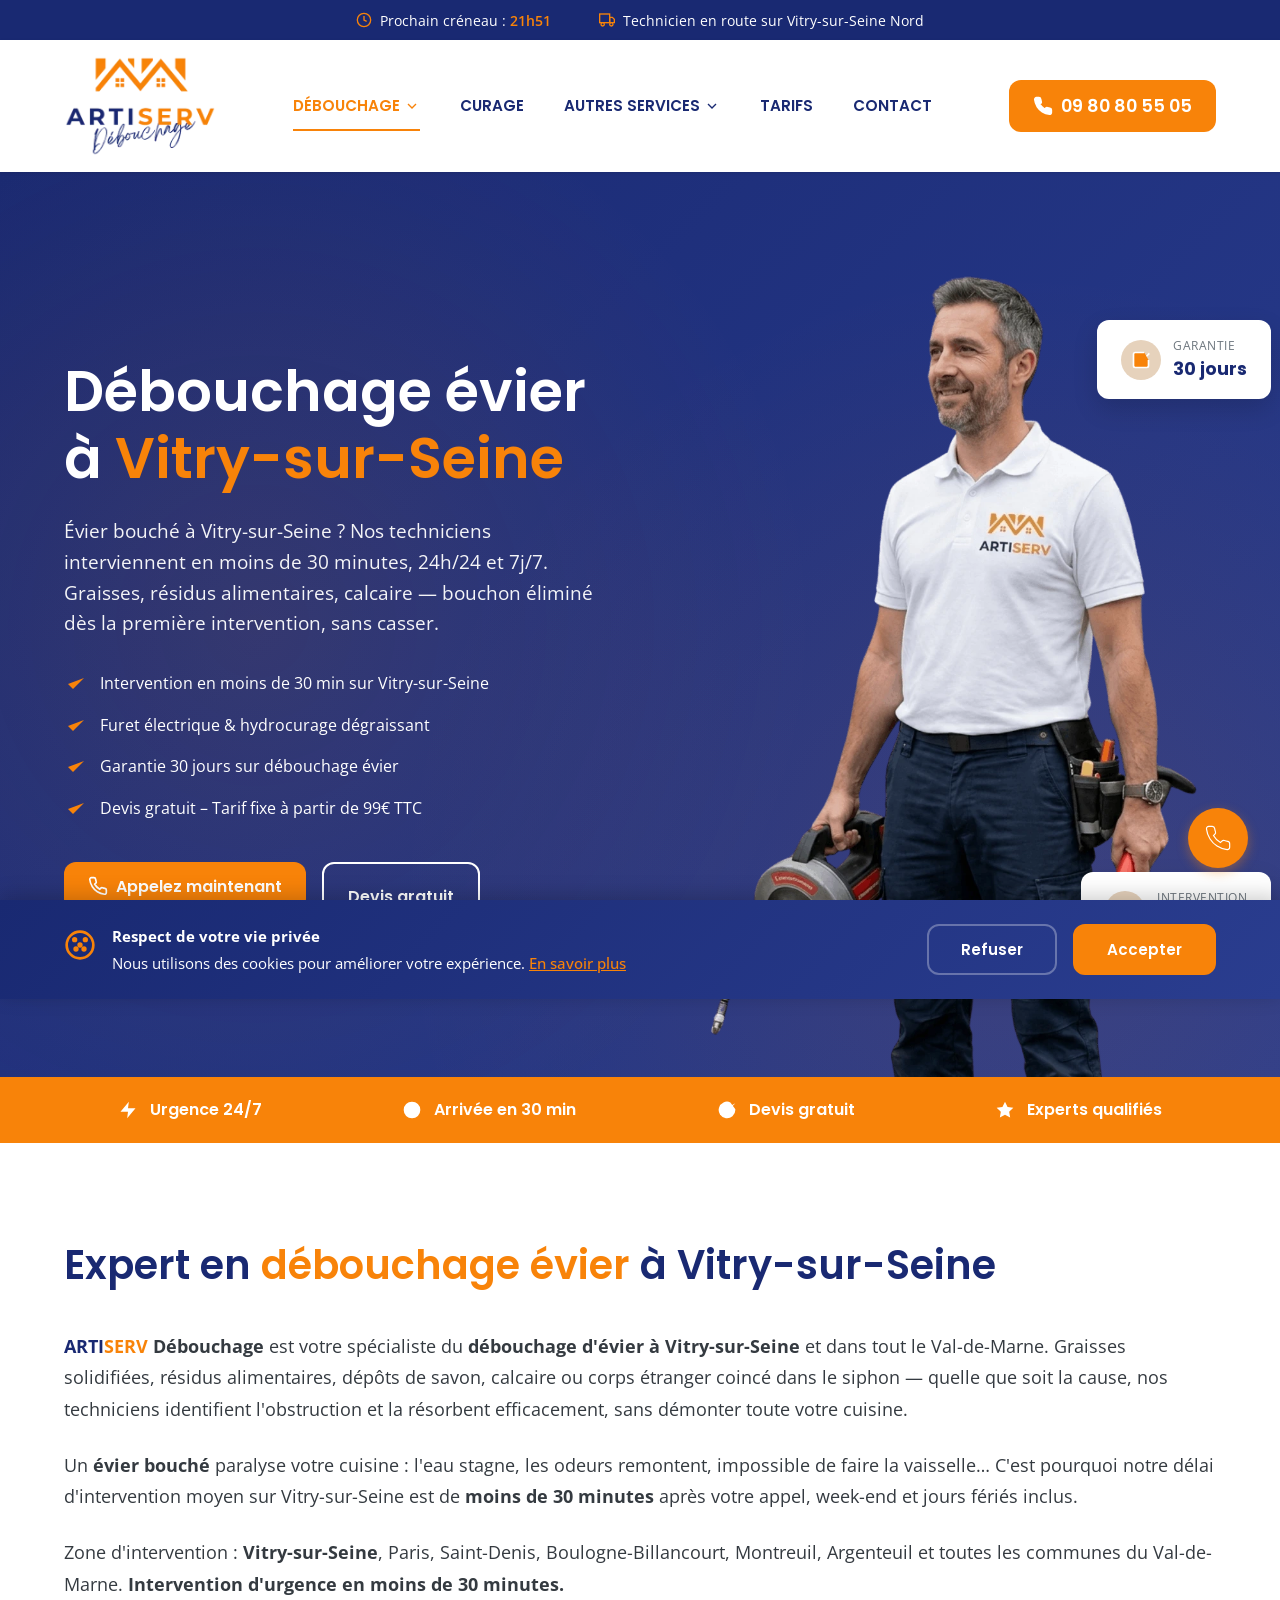
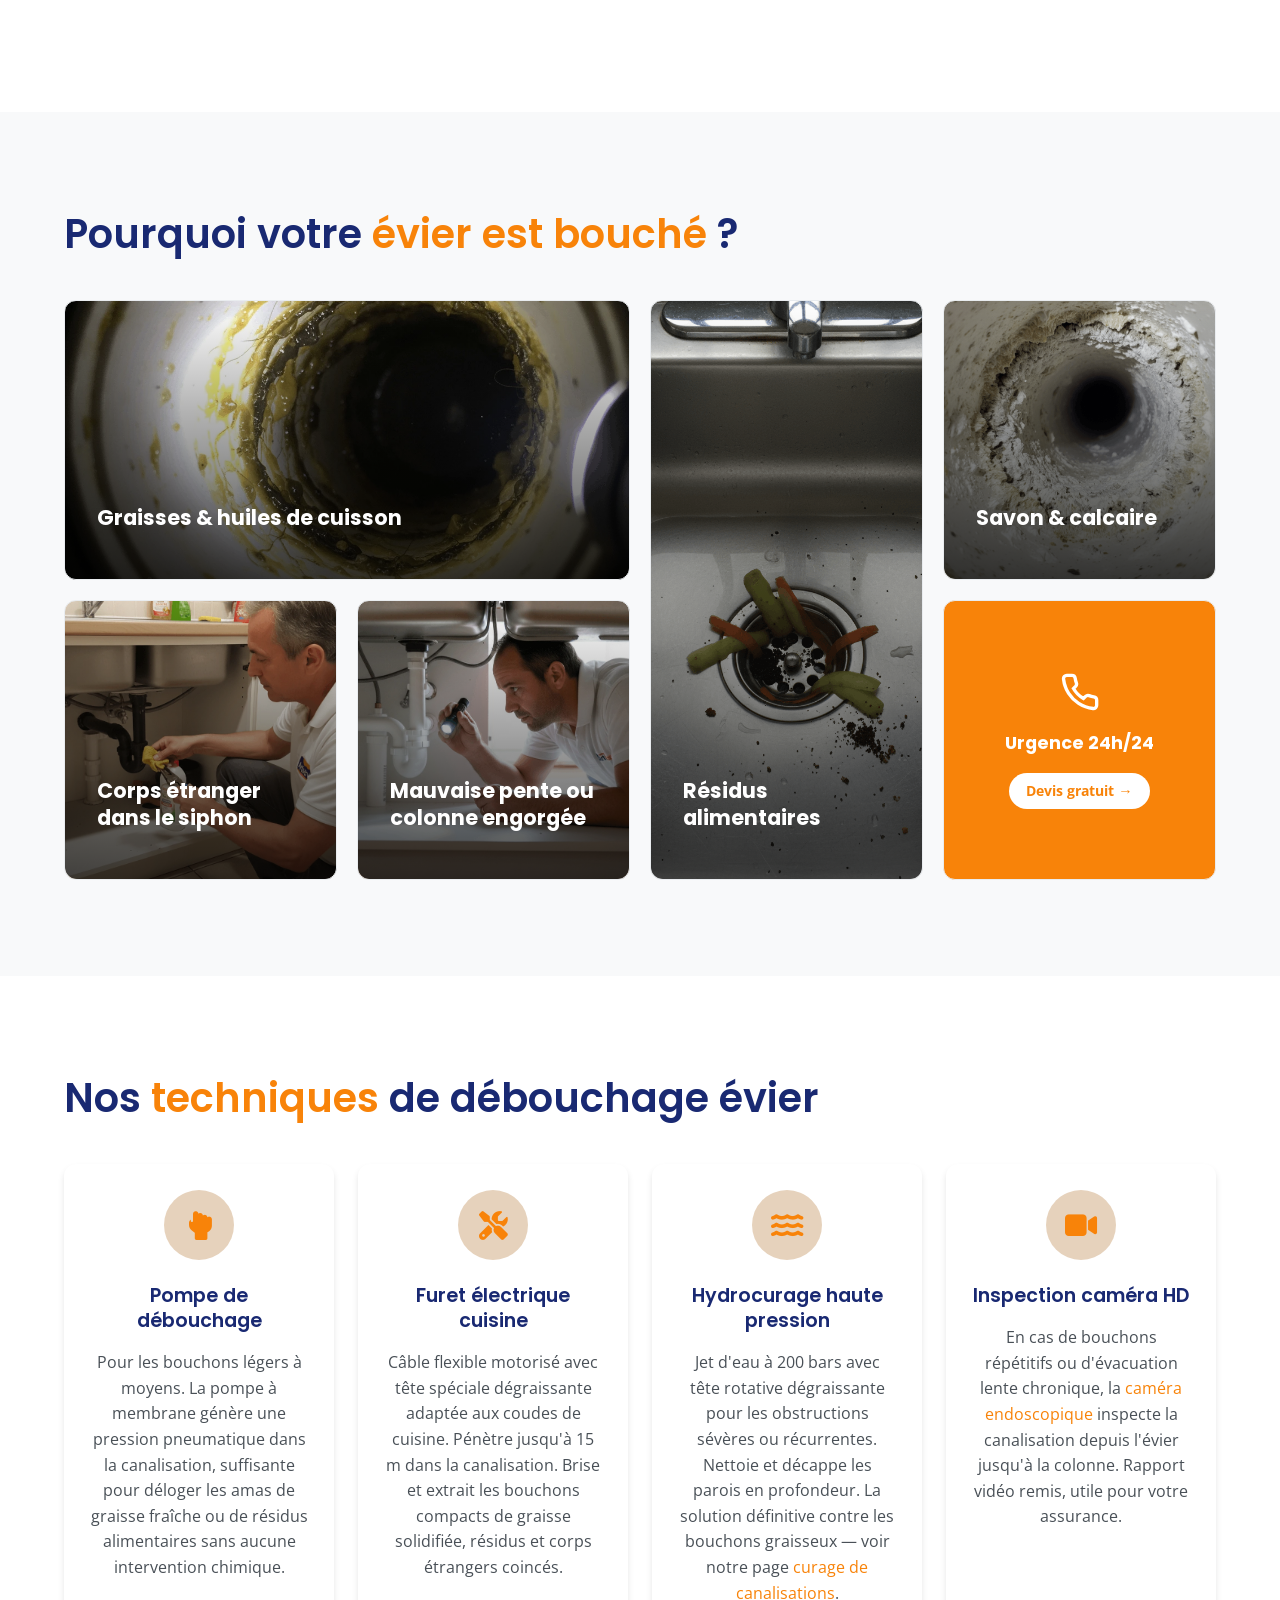
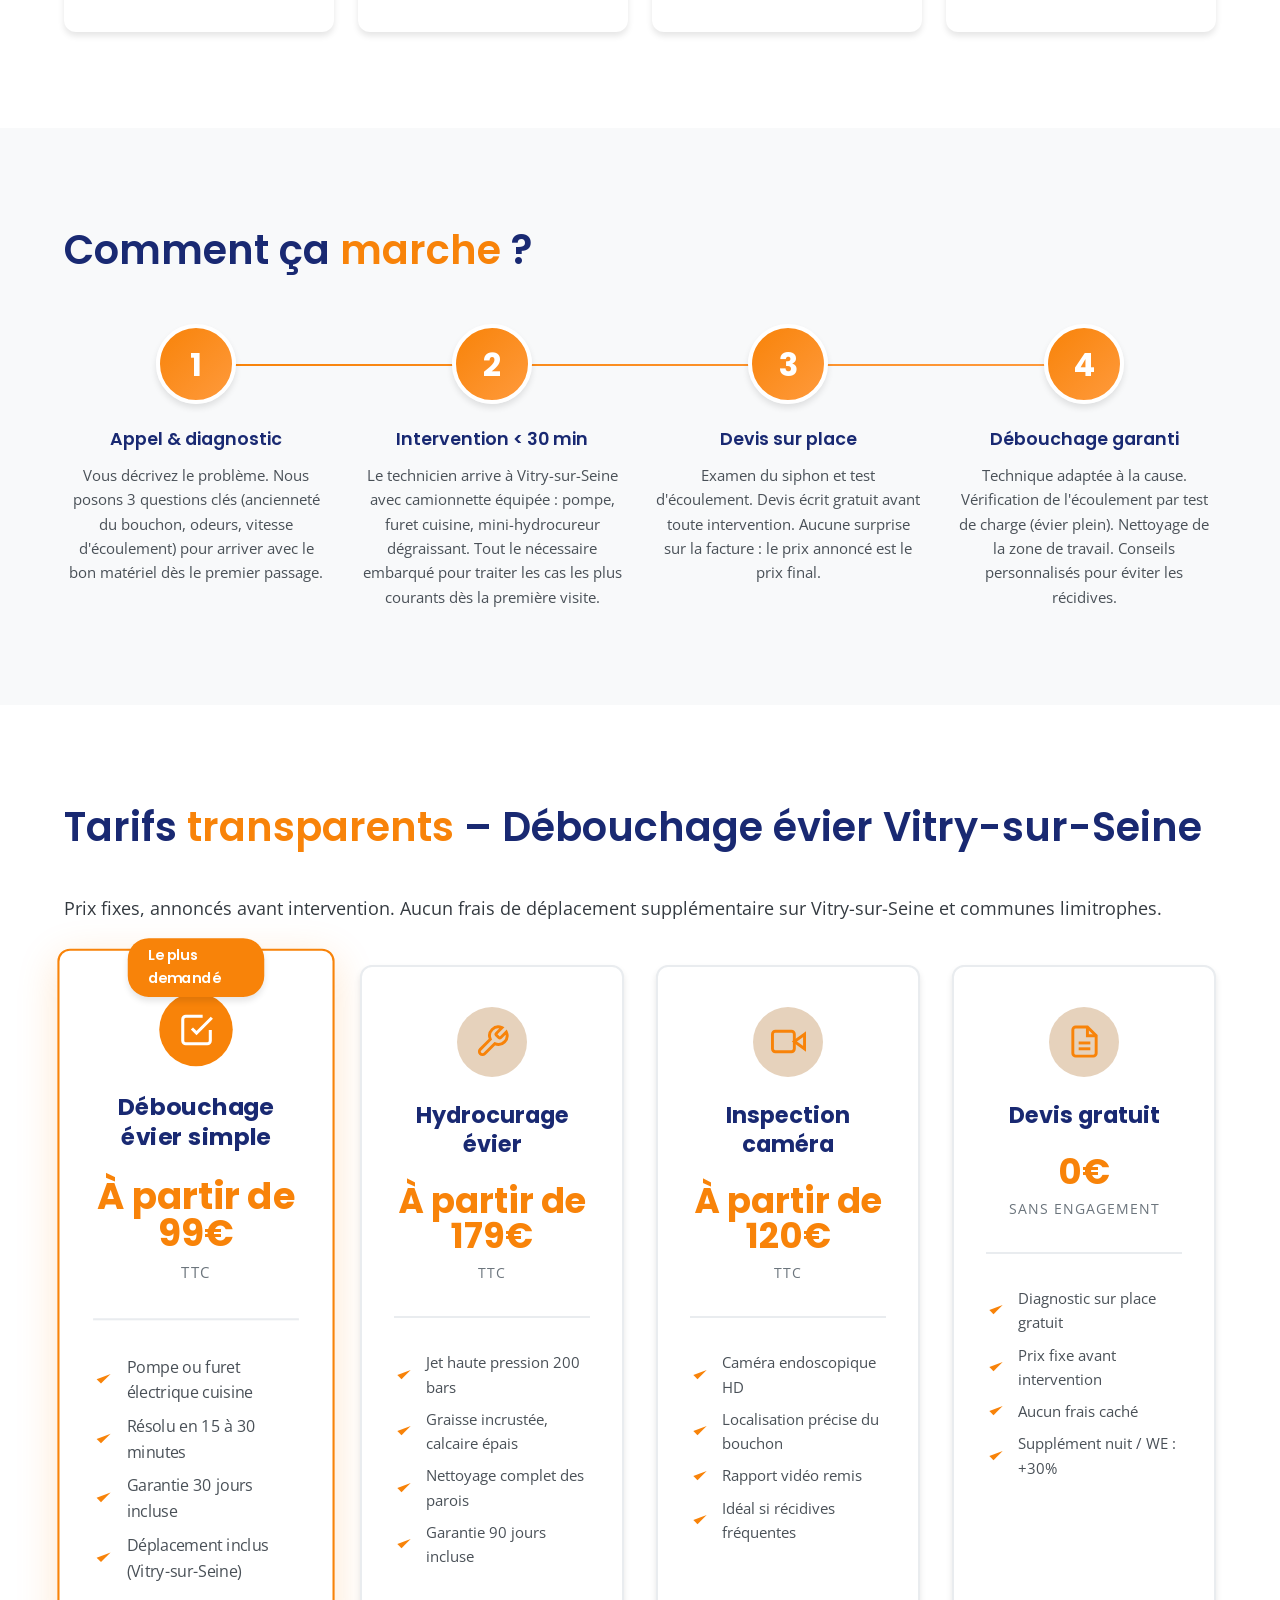
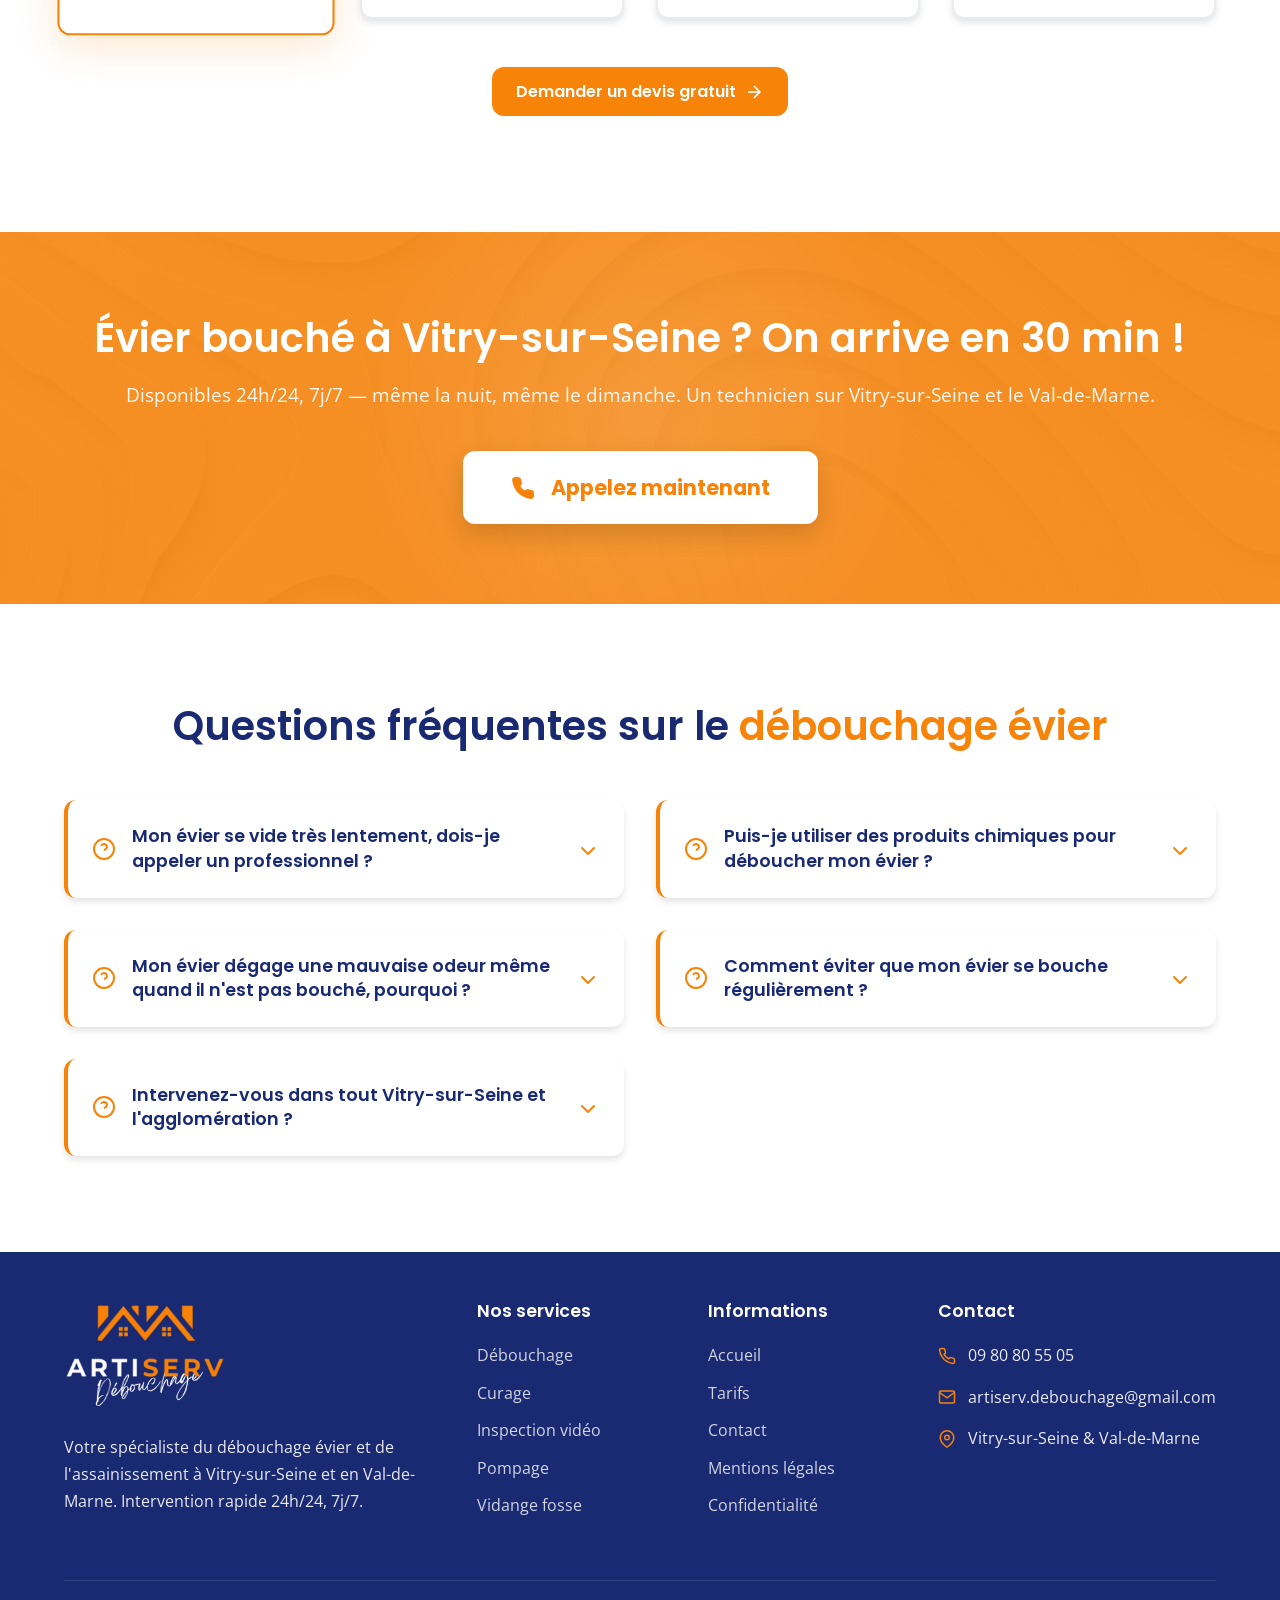
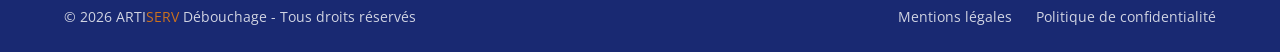
<file: debouchage-evier.html>
<!DOCTYPE html>
<html lang="fr">
<head>
    <meta charset="UTF-8">
    <meta name="viewport" content="width=device-width, initial-scale=1.0">
    <title>Débouchage Évier Vitry-sur-Seine | Évier Bouché – Intervention Rapide 24h/24</title>
    <meta name="description" content="Évier bouché à Vitry-sur-Seine ? Artiserv intervient en moins de 30 min, 24h/24 7j/7. Graisses, résidus alimentaires, calcaire. Furet électrique & hydrocurage. Devis gratuit – 09 80 80 55 05.">
    <!-- Favicon -->
    <link rel="icon" type="image/x-icon" href="/favicon.ico">
    <link rel="icon" type="image/png" sizes="96x96" href="/favicon-96x96.png">
    <link rel="apple-touch-icon" sizes="180x180" href="/apple-touch-icon.png">

    <!-- Canonical URL -->
    <link rel="canonical" href="https://debouchage-canalisation-vitry-sur-seine.fr/debouchage-evier" />

    <!-- Google Fonts -->
    <link rel="preconnect" href="https://fonts.googleapis.com">
    <link rel="preconnect" href="https://fonts.gstatic.com" crossorigin>
    <link rel="preload" href="https://fonts.googleapis.com/css2?family=Open+Sans:wght@400;500;600&family=Poppins:wght@500;600;700&display=swap" as="style" onload="this.onload=null;this.rel='stylesheet'">
    <noscript><link href="https://fonts.googleapis.com/css2?family=Open+Sans:wght@400;500;600&family=Poppins:wght@500;600;700&display=swap" rel="stylesheet"></noscript>

    <!-- Font Awesome -->
    <link rel="stylesheet" href="https://cdnjs.cloudflare.com/ajax/libs/font-awesome/6.4.0/css/all.min.css">

    <!-- Main CSS -->
    <link rel="stylesheet" href="css/style.css">

    <!-- Schema.org JSON-LD : Service Débouchage Évier -->
    <script type="application/ld+json">
    {
      "@context": "https://schema.org",
      "@type": "Service",
      "name": "Débouchage évier à Vitry-sur-Seine",
      "description": "Débouchage professionnel d'évier et de cuisine bouchés à Vitry-sur-Seine. Intervention rapide 24h/24 avec furet électrique, pompe de débouchage et hydrocurage haute pression.",
      "url": "https://debouchage-canalisation-vitry-sur-seine.fr/debouchage-evier",
      "provider": {
        "@type": "Plumber",
        "name": "Artiserv Débouchage",
        "telephone": "09 80 80 55 05",
        "url": "https://debouchage-canalisation-vitry-sur-seine.fr/"
      },
      "areaServed": {
        "@type": "City",
        "name": "Vitry-sur-Seine"
      },
      "offers": {
        "@type": "Offer",
        "priceCurrency": "EUR",
        "price": "99",
        "priceSpecification": {
          "@type": "UnitPriceSpecification",
          "price": "99",
          "priceCurrency": "EUR",
          "unitText": "À partir de"
        }
      }
    }
    </script>
</head>
<body>

    <!-- Top Bar -->
    <div class="top-bar">
        <div class="top-bar-content">
            <div class="top-bar-item top-bar-urgent">
                <svg xmlns="http://www.w3.org/2000/svg" viewBox="0 0 24 24" fill="none" stroke="currentColor" stroke-width="2">
                    <circle cx="12" cy="12" r="10"></circle>
                    <polyline points="12 6 12 12 16 14"></polyline>
                </svg>
                <span>Prochain créneau : <strong id="next-slot">Chargement...</strong></span>
            </div>
            <div class="top-bar-item top-bar-activity">
                <svg xmlns="http://www.w3.org/2000/svg" viewBox="0 0 24 24" fill="none" stroke="currentColor" stroke-width="2">
                    <rect x="1" y="3" width="15" height="13"></rect>
                    <polygon points="16 8 20 8 23 11 23 16 16 16 16 8"></polygon>
                    <circle cx="5.5" cy="18.5" r="2.5"></circle>
                    <circle cx="18.5" cy="18.5" r="2.5"></circle>
                </svg>
                <span id="technician-activity">Technicien en route sur Vitry-sur-Seine Nord</span>
            </div>
        </div>
    </div>

    <!-- Header -->
    <header class="header">
        <div class="header-container">
            <a href="index.html" class="logo-link">
                <img src="images/logo-artiserv-debouchage.webp" alt="Artiserv Débouchage Vitry-sur-Seine" class="logo-img">
            </a>

            <button class="menu-toggle" id="menuToggle" aria-label="Menu">
                <span></span><span></span><span></span>
            </button>

            <!-- Menu desktop -->
            <nav class="nav-menu-desktop">
                <div class="nav-dropdown">
                    <a href="debouchage-canalisations.html" class="nav-dropdown-toggle active">
                        Débouchage
                        <svg xmlns="http://www.w3.org/2000/svg" viewBox="0 0 24 24" fill="none" stroke="currentColor" stroke-width="2" style="width:16px;height:16px;margin-left:4px;">
                            <polyline points="6 9 12 15 18 9"></polyline>
                        </svg>
                    </a>
                    <div class="nav-dropdown-menu">
                        <a href="debouchage-wc.html">Débouchage WC</a>
                        <a href="debouchage-evier.html" class="active">Débouchage évier</a>
                        <a href="debouchage-douche.html">Débouchage douche</a>
                    </div>
                </div>
                <a href="curage-canalisations.html">Curage</a>
                <div class="nav-dropdown">
                    <a href="#" class="nav-dropdown-toggle">
                        Autres services
                        <svg xmlns="http://www.w3.org/2000/svg" viewBox="0 0 24 24" fill="none" stroke="currentColor" stroke-width="2" style="width:16px;height:16px;margin-left:4px;">
                            <polyline points="6 9 12 15 18 9"></polyline>
                        </svg>
                    </a>
                    <div class="nav-dropdown-menu">
                        <a href="inspection-video-canalisations.html">Inspection vidéo</a>
                        <a href="pompage-canalisations.html">Pompage</a>
                        <a href="vidange-fosse-septique.html">Vidange fosse</a>
                    </div>
                </div>
                <a href="tarifs.html">Tarifs</a>
                <a href="contact.html">Contact</a>
            </nav>

            <a href="tel:09 80 80 55 05" class="phone-cta">
                <svg class="phone-icon" xmlns="http://www.w3.org/2000/svg" viewBox="0 0 24 24" fill="none" stroke="currentColor" stroke-width="2">
                    <path d="M22 16.92v3a2 2 0 0 1-2.18 2 19.79 19.79 0 0 1-8.63-3.07 19.5 19.5 0 0 1-6-6 19.79 19.79 0 0 1-3.07-8.67A2 2 0 0 1 4.11 2h3a2 2 0 0 1 2 1.72 12.84 12.84 0 0 0 .7 2.81 2 2 0 0 1-.45 2.11L8.09 9.91a16 16 0 0 0 6 6l1.27-1.27a2 2 0 0 1 2.11-.45 12.84 12.84 0 0 0 2.81.7A2 2 0 0 1 22 16.92z"></path>
                </svg>
                09 80 80 55 05
            </a>
        </div>
    </header>

    <!-- Menu Overlay -->
    <div class="menu-overlay" id="menuOverlay">
        <div class="menu-overlay-bg"></div>
        <div class="menu-overlay-content">
            <button class="menu-close" id="menuClose" aria-label="Fermer le menu">
                <svg xmlns="http://www.w3.org/2000/svg" viewBox="0 0 24 24" fill="none" stroke="currentColor" stroke-width="2">
                    <line x1="18" y1="6" x2="6" y2="18"></line>
                    <line x1="6" y1="6" x2="18" y2="18"></line>
                </svg>
            </button>
            <div class="menu-logo">
                <img src="images/logo-artiserv-blanc.webp" alt="Artiserv Débouchage">
            </div>
            <nav class="menu-nav">
                <div class="menu-link menu-link-dropdown">
                    <span class="menu-link-number">01</span>
                    <span class="menu-link-text">Débouchage</span>
                    <span class="menu-link-arrow">▼</span>
                </div>
                <div class="menu-submenu">
                    <a href="debouchage-wc.html" class="menu-sublink">
                        <span class="menu-link-number">01-1</span>
                        <span class="menu-sublink-text">Débouchage WC</span>
                    </a>
                    <a href="debouchage-evier.html" class="menu-sublink">
                        <span class="menu-link-number">01-2</span>
                        <span class="menu-sublink-text">Débouchage évier</span>
                    </a>
                    <a href="debouchage-douche.html" class="menu-sublink">
                        <span class="menu-link-number">01-3</span>
                        <span class="menu-sublink-text">Débouchage douche</span>
                    </a>
                </div>
                <a href="curage-canalisations.html" class="menu-link">
                    <span class="menu-link-number">02</span>
                    <span class="menu-link-text">Curage</span>
                    <span class="menu-link-arrow">→</span>
                </a>
                <div class="menu-link menu-link-dropdown">
                    <span class="menu-link-number">03</span>
                    <span class="menu-link-text">Autres services</span>
                    <span class="menu-link-arrow">▼</span>
                </div>
                <div class="menu-submenu">
                    <a href="inspection-video-canalisations.html" class="menu-sublink">
                        <span class="menu-link-number">03-1</span>
                        <span class="menu-sublink-text">Inspection vidéo</span>
                    </a>
                    <a href="pompage-canalisations.html" class="menu-sublink">
                        <span class="menu-link-number">03-2</span>
                        <span class="menu-sublink-text">Pompage</span>
                    </a>
                    <a href="vidange-fosse-septique.html" class="menu-sublink">
                        <span class="menu-link-number">03-3</span>
                        <span class="menu-sublink-text">Vidange fosse</span>
                    </a>
                </div>
                <a href="tarifs.html" class="menu-link">
                    <span class="menu-link-number">04</span>
                    <span class="menu-link-text">Tarifs</span>
                    <span class="menu-link-arrow">→</span>
                </a>
                <a href="contact.html" class="menu-link">
                    <span class="menu-link-number">05</span>
                    <span class="menu-link-text">Contact</span>
                    <span class="menu-link-arrow">→</span>
                </a>
            </nav>
            <div class="menu-cta">
                <a href="tel:09 80 80 55 05" class="menu-phone-btn">
                    <svg xmlns="http://www.w3.org/2000/svg" viewBox="0 0 24 24" fill="none" stroke="currentColor" stroke-width="2">
                        <path d="M22 16.92v3a2 2 0 0 1-2.18 2 19.79 19.79 0 0 1-8.63-3.07 19.5 19.5 0 0 1-6-6 19.79 19.79 0 0 1-3.07-8.67A2 2 0 0 1 4.11 2h3a2 2 0 0 1 2 1.72 12.84 12.84 0 0 0 .7 2.81 2 2 0 0 1-.45 2.11L8.09 9.91a16 16 0 0 0 6 6l1.27-1.27a2 2 0 0 1 2.11-.45 12.84 12.84 0 0 0 2.81.7A2 2 0 0 1 22 16.92z"></path>
                    </svg>
                    <div class="menu-phone-content">
                        <span class="menu-phone-label">Urgence 24/7</span>
                        <span class="menu-phone-number">09 80 80 55 05</span>
                    </div>
                </a>
                <div class="menu-location">
                    <svg xmlns="http://www.w3.org/2000/svg" viewBox="0 0 24 24" fill="none" stroke="currentColor" stroke-width="2">
                        <path d="M21 10c0 7-9 13-9 13s-9-6-9-13a9 9 0 0 1 18 0z"></path>
                        <circle cx="12" cy="10" r="3"></circle>
                    </svg>
                    <span>Vitry-sur-Seine, 94</span>
                </div>
            </div>
        </div>
    </div>

    <!-- Hero -->
    <section class="hero">
        <div class="container hero-container">
            <div class="hero-content">
                <h1>Débouchage évier à <span class="highlight">Vitry-sur-Seine</span></h1>
                <p class="hero-subtitle">
                    Évier bouché à Vitry-sur-Seine ? Nos techniciens interviennent en moins de 30 minutes, 24h/24 et 7j/7.
                    Graisses, résidus alimentaires, calcaire — bouchon éliminé dès la première intervention, sans casser.
                </p>

                <div class="hero-features">
                    <div class="hero-feature">
                        <svg xmlns="http://www.w3.org/2000/svg" viewBox="0 0 24 24"><path d="M20 6L9 17l-5-5"/></svg>
                        <span>Intervention en moins de 30 min sur Vitry-sur-Seine</span>
                    </div>
                    <div class="hero-feature">
                        <svg xmlns="http://www.w3.org/2000/svg" viewBox="0 0 24 24"><path d="M20 6L9 17l-5-5"/></svg>
                        <span>Furet électrique &amp; hydrocurage dégraissant</span>
                    </div>
                    <div class="hero-feature">
                        <svg xmlns="http://www.w3.org/2000/svg" viewBox="0 0 24 24"><path d="M20 6L9 17l-5-5"/></svg>
                        <span>Garantie 30 jours sur débouchage évier</span>
                    </div>
                    <div class="hero-feature">
                        <svg xmlns="http://www.w3.org/2000/svg" viewBox="0 0 24 24"><path d="M20 6L9 17l-5-5"/></svg>
                        <span>Devis gratuit – Tarif fixe à partir de 99€ TTC</span>
                    </div>
                </div>

                <div class="hero-buttons">
                    <a href="tel:09 80 80 55 05" class="btn-primary">
                        <svg xmlns="http://www.w3.org/2000/svg" viewBox="0 0 24 24" fill="none" stroke="currentColor" stroke-width="2">
                            <path d="M22 16.92v3a2 2 0 0 1-2.18 2 19.79 19.79 0 0 1-8.63-3.07 19.5 19.5 0 0 1-6-6 19.79 19.79 0 0 1-3.07-8.67A2 2 0 0 1 4.11 2h3a2 2 0 0 1 2 1.72 12.84 12.84 0 0 0 .7 2.81 2 2 0 0 1-.45 2.11L8.09 9.91a16 16 0 0 0 6 6l1.27-1.27a2 2 0 0 1 2.11-.45 12.84 12.84 0 0 0 2.81.7A2 2 0 0 1 22 16.92z"></path>
                        </svg>
                        Appelez maintenant
                    </a>
                    <a href="contact.html" class="btn-secondary">Devis gratuit</a>
                </div>
            </div>

            <div class="hero-image">
                <picture>
                    <img src="images/hero-debouchage-evier.webp" alt="Débouchage évier professionnel à Vitry-sur-Seine">
                </picture>
                <div class="floating-badge floating-badge-1">
                    <div class="badge-icon">
                        <svg xmlns="http://www.w3.org/2000/svg" viewBox="0 0 24 24" fill="none" stroke="currentColor" stroke-width="2">
                            <path d="M9 11l3 3L22 4"></path>
                            <path d="M21 12v7a2 2 0 0 1-2 2H5a2 2 0 0 1-2-2V5a2 2 0 0 1 2-2h11"></path>
                        </svg>
                    </div>
                    <div class="badge-text">
                        <span class="badge-label">Garantie</span>
                        <span class="badge-value">30 jours</span>
                    </div>
                </div>
                <div class="floating-badge floating-badge-2">
                    <div class="badge-icon">
                        <svg xmlns="http://www.w3.org/2000/svg" viewBox="0 0 24 24" fill="none" stroke="currentColor" stroke-width="2">
                            <circle cx="12" cy="12" r="10"></circle>
                            <polyline points="12 6 12 12 16 14"></polyline>
                        </svg>
                    </div>
                    <div class="badge-text">
                        <span class="badge-label">Intervention</span>
                        <span class="badge-value">-30 min</span>
                    </div>
                </div>
            </div>
        </div>
    </section>

    <!-- Bandeau Orange -->
    <div class="emergency-banner">
        <div class="container emergency-container">
            <div class="emergency-item">
                <svg xmlns="http://www.w3.org/2000/svg" viewBox="0 0 24 24"><path d="M13 2L3 14h9l-1 8 10-12h-9l1-8z"/></svg>
                <span>Urgence 24/7</span>
            </div>
            <div class="emergency-item">
                <svg xmlns="http://www.w3.org/2000/svg" viewBox="0 0 24 24">
                    <circle cx="12" cy="12" r="10"></circle>
                    <polyline points="12 6 12 12 16 14"></polyline>
                </svg>
                <span>Arrivée en 30 min</span>
            </div>
            <div class="emergency-item">
                <svg xmlns="http://www.w3.org/2000/svg" viewBox="0 0 24 24">
                    <path d="M22 11.08V12a10 10 0 1 1-5.93-9.14"></path>
                    <polyline points="22 4 12 14.01 9 11.01"></polyline>
                </svg>
                <span>Devis gratuit</span>
            </div>
            <div class="emergency-item">
                <svg xmlns="http://www.w3.org/2000/svg" viewBox="0 0 24 24">
                    <polygon points="12 2 15.09 8.26 22 9.27 17 14.14 18.18 21.02 12 17.77 5.82 21.02 7 14.14 2 9.27 8.91 8.26 12 2"></polygon>
                </svg>
                <span>Experts qualifiés</span>
            </div>
        </div>
    </div>

    <!-- Introduction -->
    <section class="section">
        <div class="container">
            <h2>Expert en <span class="highlight">débouchage évier</span> à Vitry-sur-Seine</h2>

            <p style="font-size:1.1rem;line-height:1.8;margin-bottom:1.5rem;">
                <a href="index.html" style="text-decoration:none;color:inherit;"><strong><span class="brand-name"><span class="arti">ARTI</span><span class="serv">SERV</span></span> Débouchage</strong></a> est votre spécialiste du <strong>débouchage d'évier à Vitry-sur-Seine</strong> et dans tout le Val-de-Marne.
                Graisses solidifiées, résidus alimentaires, dépôts de savon, calcaire ou corps étranger coincé dans le siphon — quelle que soit la cause, nos techniciens identifient l'obstruction et la résorbent efficacement, sans démonter toute votre cuisine.
            </p>
            <p style="font-size:1.1rem;line-height:1.8;margin-bottom:1.5rem;">
                Un <strong>évier bouché</strong> paralyse votre cuisine : l'eau stagne, les odeurs remontent, impossible de faire la vaisselle… C'est pourquoi notre délai d'intervention moyen sur Vitry-sur-Seine est de <strong>moins de 30 minutes</strong> après votre appel, week-end et jours fériés inclus.
            </p>
            <p style="font-size:1.1rem;line-height:1.8;">
                Zone d'intervention : <strong>Vitry-sur-Seine</strong>, Paris, Saint-Denis, Boulogne-Billancourt, Montreuil, Argenteuil et toutes les communes du Val-de-Marne.
                <strong>Intervention d'urgence en moins de 30 minutes.</strong>
            </p>
        </div>
    </section>

    <!-- Causes évier bouché – Bento -->
    <section class="section section-alt">
        <div class="container">
            <h2>Pourquoi votre <span class="highlight">évier est bouché</span> ?</h2>

            <div class="services-bento">
                <!-- Graisses et huiles – grande carte -->
                <div class="bento-item span-2" style="background-image:url('images/evier-graisse-huile.webp');" aria-label="Graisses et huiles de cuisson – cause principale évier bouché Vitry-sur-Seine">
                    <div class="bento-overlay"></div>
                    <div class="bento-content">
                        <h3 class="bento-title">Graisses &amp; huiles de cuisson</h3>
                        <p class="bento-desc">Huile de friture, graisses de viande, sauces… versées chaudes dans l'évier, elles se solidifient en refroidissant sur les parois du siphon et de la canalisation. En quelques semaines, la couche de graisse rétrécit le passage jusqu'à l'obturation totale.</p>
                    </div>
                    <div class="bento-arrow">
                        <svg xmlns="http://www.w3.org/2000/svg" viewBox="0 0 24 24" fill="none" stroke="currentColor" stroke-width="2"><line x1="5" y1="12" x2="19" y2="12"></line><polyline points="12 5 19 12 12 19"></polyline></svg>
                    </div>
                </div>

                <!-- Résidus alimentaires – carte verticale -->
                <div class="bento-item span-v-2" style="background-image:url('images/evier-residus-alimentaires.webp');" aria-label="Résidus alimentaires – évier bouché Vitry-sur-Seine Artiserv">
                    <div class="bento-overlay"></div>
                    <div class="bento-content">
                        <h3 class="bento-title">Résidus alimentaires</h3>
                        <p class="bento-desc">Épluchures, marc de café, pâtes, riz ou miettes qui s'accumulent dans la bonde forment une masse compacte. Combinés à la graisse, ils créent un bouchon tenace qui résiste aux produits ménagers classiques.</p>
                    </div>
                    <div class="bento-arrow">
                        <svg xmlns="http://www.w3.org/2000/svg" viewBox="0 0 24 24" fill="none" stroke="currentColor" stroke-width="2"><line x1="5" y1="12" x2="19" y2="12"></line><polyline points="12 5 19 12 12 19"></polyline></svg>
                    </div>
                </div>

                <!-- Savon et calcaire -->
                <div class="bento-item" style="background-image:url('images/evier-savon-calcaire.webp');" aria-label="Dépôts de savon et calcaire – évier bouché Vitry-sur-Seine">
                    <div class="bento-overlay"></div>
                    <div class="bento-content">
                        <h3 class="bento-title">Savon &amp; calcaire</h3>
                        <p class="bento-desc">Le savon se mélange au calcaire de l'eau pour former du «savon de chaux», une croûte blanchâtre qui tapisse progressivement l'intérieur du siphon. Dans la région de Vitry-sur-Seine, l'eau calcaire accélère ce phénomène.</p>
                    </div>
                    <div class="bento-arrow">
                        <svg xmlns="http://www.w3.org/2000/svg" viewBox="0 0 24 24" fill="none" stroke="currentColor" stroke-width="2"><line x1="5" y1="12" x2="19" y2="12"></line><polyline points="12 5 19 12 12 19"></polyline></svg>
                    </div>
                </div>

                <!-- Corps étranger -->
                <div class="bento-item" style="background-image:url('images/evier-corps-etranger.webp');" aria-label="Corps étranger coincé dans le siphon évier Vitry-sur-Seine">
                    <div class="bento-overlay"></div>
                    <div class="bento-content">
                        <h3 class="bento-title">Corps étranger dans le siphon</h3>
                        <p class="bento-desc">Couvercle de bonde, fragment d'éponge, ustensile ou déchet solide coincé dans le coude du siphon : l'obstruction est immédiate. La ventouse est souvent inefficace ; le démontage du siphon ou le furet est nécessaire.</p>
                    </div>
                    <div class="bento-arrow">
                        <svg xmlns="http://www.w3.org/2000/svg" viewBox="0 0 24 24" fill="none" stroke="currentColor" stroke-width="2"><line x1="5" y1="12" x2="19" y2="12"></line><polyline points="12 5 19 12 12 19"></polyline></svg>
                    </div>
                </div>

                <!-- Mauvaise pente / colonne -->
                <div class="bento-item" style="background-image:url('images/evier-mauvaise-pente.webp');" aria-label="Mauvaise pente ou colonne bouchée – débouchage évier Vitry-sur-Seine">
                    <div class="bento-overlay"></div>
                    <div class="bento-content">
                        <h3 class="bento-title">Mauvaise pente ou colonne engorgée</h3>
                        <p class="bento-desc">Si l'évacuation est mal inclinée, les matières stagnent et s'accumulent. Si plusieurs éviers ou points d'eau sont bouchés simultanément, c'est la colonne principale qui est en cause — un <a href="curage-canalisations.html" style="color:#fff;text-decoration:underline;">curage haute pression</a> s'impose.</p>
                    </div>
                    <div class="bento-arrow">
                        <svg xmlns="http://www.w3.org/2000/svg" viewBox="0 0 24 24" fill="none" stroke="currentColor" stroke-width="2"><line x1="5" y1="12" x2="19" y2="12"></line><polyline points="12 5 19 12 12 19"></polyline></svg>
                    </div>
                </div>

                <!-- CTA orange urgence -->
                <a href="tel:09 80 80 55 05" class="bento-item" style="background:var(--color-primary);display:flex;align-items:center;justify-content:center;text-decoration:none;" aria-label="Appeler Artiserv pour débouchage évier urgent à Vitry-sur-Seine">
                    <div class="bento-content" style="text-align:center;">
                        <svg xmlns="http://www.w3.org/2000/svg" viewBox="0 0 24 24" fill="none" stroke="#fff" stroke-width="2" style="width:40px;height:40px;margin:0 auto 0.75rem;">
                            <path d="M22 16.92v3a2 2 0 0 1-2.18 2 19.79 19.79 0 0 1-8.63-3.07 19.5 19.5 0 0 1-6-6 19.79 19.79 0 0 1-3.07-8.67A2 2 0 0 1 4.11 2h3a2 2 0 0 1 2 1.72 12.84 12.84 0 0 0 .7 2.81 2 2 0 0 1-.45 2.11L8.09 9.91a16 16 0 0 0 6 6l1.27-1.27a2 2 0 0 1 2.11-.45 12.84 12.84 0 0 0 2.81.7A2 2 0 0 1 22 16.92z"></path>
                        </svg>
                        <h3 class="bento-title" style="color:#fff;font-size:1.1rem;margin-bottom:0.4rem;">Urgence 24h/24</h3>
                        <p class="bento-desc" style="color:#fff;font-size:1.25rem;font-weight:700;margin-bottom:0.75rem;">09 80 80 55 05</p>
                        <span style="display:inline-block;padding:0.4rem 1.1rem;background:#fff;color:var(--color-primary);border-radius:20px;font-weight:700;font-size:0.9rem;">Devis gratuit →</span>
                    </div>
                </a>
            </div>
        </div>
    </section>

    <!-- Techniques -->
    <section class="section">
        <div class="container">
            <h2>Nos <span class="highlight">techniques</span> de débouchage évier</h2>

            <div class="advantages-grid">
                <div class="advantage-card">
                    <div class="advantage-icon"><i class="fas fa-hand-rock"></i></div>
                    <h3>Pompe de débouchage</h3>
                    <p>Pour les bouchons légers à moyens. La pompe à membrane génère une pression pneumatique dans la canalisation, suffisante pour déloger les amas de graisse fraîche ou de résidus alimentaires sans aucune intervention chimique.</p>
                </div>
                <div class="advantage-card">
                    <div class="advantage-icon"><i class="fas fa-screwdriver-wrench"></i></div>
                    <h3>Furet électrique cuisine</h3>
                    <p>Câble flexible motorisé avec tête spéciale dégraissante adaptée aux coudes de cuisine. Pénètre jusqu'à 15 m dans la canalisation. Brise et extrait les bouchons compacts de graisse solidifiée, résidus et corps étrangers coincés.</p>
                </div>
                <div class="advantage-card">
                    <div class="advantage-icon"><i class="fas fa-water"></i></div>
                    <h3>Hydrocurage haute pression</h3>
                    <p>Jet d'eau à 200 bars avec tête rotative dégraissante pour les obstructions sévères ou récurrentes. Nettoie et décappe les parois en profondeur. La solution définitive contre les bouchons graisseux — voir notre page <a href="curage-canalisations.html">curage de canalisations</a>.</p>
                </div>
                <div class="advantage-card">
                    <div class="advantage-icon"><i class="fas fa-video"></i></div>
                    <h3>Inspection caméra HD</h3>
                    <p>En cas de bouchons répétitifs ou d'évacuation lente chronique, la <a href="inspection-video-canalisations.html">caméra endoscopique</a> inspecte la canalisation depuis l'évier jusqu'à la colonne. Rapport vidéo remis, utile pour votre assurance.</p>
                </div>
            </div>
        </div>
    </section>

    <!-- Processus -->
    <section class="section section-alt">
        <div class="container">
            <h2>Comment ça <span class="highlight">marche</span> ?</h2>
            <div class="process-container">
                <div class="process-step">
                    <div class="step-number">1</div>
                    <h3>Appel &amp; diagnostic</h3>
                    <p>Vous décrivez le problème. Nous posons 3 questions clés (ancienneté du bouchon, odeurs, vitesse d'écoulement) pour arriver avec le bon matériel dès le premier passage.</p>
                </div>
                <div class="process-step">
                    <div class="step-number">2</div>
                    <h3>Intervention &lt; 30 min</h3>
                    <p>Le technicien arrive à Vitry-sur-Seine avec camionnette équipée : pompe, furet cuisine, mini-hydrocureur dégraissant. Tout le nécessaire embarqué pour traiter les cas les plus courants dès la première visite.</p>
                </div>
                <div class="process-step">
                    <div class="step-number">3</div>
                    <h3>Devis sur place</h3>
                    <p>Examen du siphon et test d'écoulement. Devis écrit gratuit avant toute intervention. Aucune surprise sur la facture : le prix annoncé est le prix final.</p>
                </div>
                <div class="process-step">
                    <div class="step-number">4</div>
                    <h3>Débouchage garanti</h3>
                    <p>Technique adaptée à la cause. Vérification de l'écoulement par test de charge (évier plein). Nettoyage de la zone de travail. Conseils personnalisés pour éviter les récidives.</p>
                </div>
            </div>
        </div>
    </section>

    <!-- Tarifs -->
    <section class="section">
        <div class="container">
            <h2>Tarifs <span class="highlight">transparents</span> – Débouchage évier Vitry-sur-Seine</h2>
            <p style="font-size:1.1rem;line-height:1.8;margin-bottom:2.5rem;">
                Prix fixes, annoncés avant intervention. Aucun frais de déplacement supplémentaire sur Vitry-sur-Seine et communes limitrophes.
            </p>

            <div class="tarifs-grid" style="grid-template-columns:repeat(auto-fit, minmax(250px, 1fr));">

                <!-- Débouchage simple -->
                <div class="tarif-card featured">
                    <div class="tarif-badge">Le plus demandé</div>
                    <div class="tarif-header">
                        <div class="tarif-icon">
                            <svg xmlns="http://www.w3.org/2000/svg" viewBox="0 0 24 24" fill="none" stroke="currentColor" stroke-width="2">
                                <path d="M9 11l3 3L22 4"></path>
                                <path d="M21 12v7a2 2 0 0 1-2 2H5a2 2 0 0 1-2-2V5a2 2 0 0 1 2-2h11"></path>
                            </svg>
                        </div>
                        <div class="tarif-info">
                            <h3 class="tarif-title">Débouchage évier simple</h3>
                            <div class="tarif-price">
                                <span class="price-amount">À partir de 99€</span>
                                <span class="price-label">TTC</span>
                            </div>
                        </div>
                    </div>
                    <ul class="tarif-features">
                        <li><svg xmlns="http://www.w3.org/2000/svg" viewBox="0 0 24 24" fill="currentColor"><path d="M20 6L9 17l-5-5"/></svg>Pompe ou furet électrique cuisine</li>
                        <li><svg xmlns="http://www.w3.org/2000/svg" viewBox="0 0 24 24" fill="currentColor"><path d="M20 6L9 17l-5-5"/></svg>Résolu en 15 à 30 minutes</li>
                        <li><svg xmlns="http://www.w3.org/2000/svg" viewBox="0 0 24 24" fill="currentColor"><path d="M20 6L9 17l-5-5"/></svg>Garantie 30 jours incluse</li>
                        <li><svg xmlns="http://www.w3.org/2000/svg" viewBox="0 0 24 24" fill="currentColor"><path d="M20 6L9 17l-5-5"/></svg>Déplacement inclus (Vitry-sur-Seine)</li>
                    </ul>
                </div>

                <!-- Hydrocurage -->
                <div class="tarif-card">
                    <div class="tarif-header">
                        <div class="tarif-icon">
                            <svg xmlns="http://www.w3.org/2000/svg" viewBox="0 0 24 24" fill="none" stroke="currentColor" stroke-width="2">
                                <path d="M14.7 6.3a1 1 0 0 0 0 1.4l1.6 1.6a1 1 0 0 0 1.4 0l3.77-3.77a6 6 0 0 1-7.94 7.94l-6.91 6.91a2.12 2.12 0 0 1-3-3l6.91-6.91a6 6 0 0 1 7.94-7.94l-3.76 3.76z"></path>
                            </svg>
                        </div>
                        <div class="tarif-info">
                            <h3 class="tarif-title">Hydrocurage évier</h3>
                            <div class="tarif-price">
                                <span class="price-amount">À partir de 179€</span>
                                <span class="price-label">TTC</span>
                            </div>
                        </div>
                    </div>
                    <ul class="tarif-features">
                        <li><svg xmlns="http://www.w3.org/2000/svg" viewBox="0 0 24 24" fill="currentColor"><path d="M20 6L9 17l-5-5"/></svg>Jet haute pression 200 bars</li>
                        <li><svg xmlns="http://www.w3.org/2000/svg" viewBox="0 0 24 24" fill="currentColor"><path d="M20 6L9 17l-5-5"/></svg>Graisse incrustée, calcaire épais</li>
                        <li><svg xmlns="http://www.w3.org/2000/svg" viewBox="0 0 24 24" fill="currentColor"><path d="M20 6L9 17l-5-5"/></svg>Nettoyage complet des parois</li>
                        <li><svg xmlns="http://www.w3.org/2000/svg" viewBox="0 0 24 24" fill="currentColor"><path d="M20 6L9 17l-5-5"/></svg>Garantie 90 jours incluse</li>
                    </ul>
                </div>

                <!-- Inspection caméra -->
                <div class="tarif-card">
                    <div class="tarif-header">
                        <div class="tarif-icon">
                            <svg xmlns="http://www.w3.org/2000/svg" viewBox="0 0 24 24" fill="none" stroke="currentColor" stroke-width="2">
                                <path d="M23 7l-7 5 7 5V7z"></path>
                                <rect x="1" y="5" width="15" height="14" rx="2" ry="2"></rect>
                            </svg>
                        </div>
                        <div class="tarif-info">
                            <h3 class="tarif-title">Inspection caméra</h3>
                            <div class="tarif-price">
                                <span class="price-amount">À partir de 120€</span>
                                <span class="price-label">TTC</span>
                            </div>
                        </div>
                    </div>
                    <ul class="tarif-features">
                        <li><svg xmlns="http://www.w3.org/2000/svg" viewBox="0 0 24 24" fill="currentColor"><path d="M20 6L9 17l-5-5"/></svg>Caméra endoscopique HD</li>
                        <li><svg xmlns="http://www.w3.org/2000/svg" viewBox="0 0 24 24" fill="currentColor"><path d="M20 6L9 17l-5-5"/></svg>Localisation précise du bouchon</li>
                        <li><svg xmlns="http://www.w3.org/2000/svg" viewBox="0 0 24 24" fill="currentColor"><path d="M20 6L9 17l-5-5"/></svg>Rapport vidéo remis</li>
                        <li><svg xmlns="http://www.w3.org/2000/svg" viewBox="0 0 24 24" fill="currentColor"><path d="M20 6L9 17l-5-5"/></svg>Idéal si récidives fréquentes</li>
                    </ul>
                </div>

                <!-- Devis gratuit -->
                <div class="tarif-card">
                    <div class="tarif-header">
                        <div class="tarif-icon">
                            <svg xmlns="http://www.w3.org/2000/svg" viewBox="0 0 24 24" fill="none" stroke="currentColor" stroke-width="2">
                                <path d="M14 2H6a2 2 0 0 0-2 2v16a2 2 0 0 0 2 2h12a2 2 0 0 0 2-2V8z"></path>
                                <polyline points="14 2 14 8 20 8"></polyline>
                                <line x1="16" y1="13" x2="8" y2="13"></line>
                                <line x1="16" y1="17" x2="8" y2="17"></line>
                            </svg>
                        </div>
                        <div class="tarif-info">
                            <h3 class="tarif-title">Devis gratuit</h3>
                            <div class="tarif-price">
                                <span class="price-amount">0€</span>
                                <span class="price-label">Sans engagement</span>
                            </div>
                        </div>
                    </div>
                    <ul class="tarif-features">
                        <li><svg xmlns="http://www.w3.org/2000/svg" viewBox="0 0 24 24" fill="currentColor"><path d="M20 6L9 17l-5-5"/></svg>Diagnostic sur place gratuit</li>
                        <li><svg xmlns="http://www.w3.org/2000/svg" viewBox="0 0 24 24" fill="currentColor"><path d="M20 6L9 17l-5-5"/></svg>Prix fixe avant intervention</li>
                        <li><svg xmlns="http://www.w3.org/2000/svg" viewBox="0 0 24 24" fill="currentColor"><path d="M20 6L9 17l-5-5"/></svg>Aucun frais caché</li>
                        <li><svg xmlns="http://www.w3.org/2000/svg" viewBox="0 0 24 24" fill="currentColor"><path d="M20 6L9 17l-5-5"/></svg>Supplément nuit / WE : +30%</li>
                    </ul>
                </div>

            </div>

            <div style="text-align:center;margin-top:3rem;">
                <a href="contact.html" class="btn-primary">
                    Demander un devis gratuit
                    <svg xmlns="http://www.w3.org/2000/svg" viewBox="0 0 24 24" fill="none" stroke="currentColor" stroke-width="2">
                        <line x1="5" y1="12" x2="19" y2="12"></line>
                        <polyline points="12 5 19 12 12 19"></polyline>
                    </svg>
                </a>
            </div>
        </div>
    </section>

    <!-- CTA Section -->
    <section class="cta-section">
        <div class="container cta-content">
            <h2>Évier bouché à Vitry-sur-Seine ? On arrive en 30 min !</h2>
            <p>Disponibles 24h/24, 7j/7 — même la nuit, même le dimanche. Un technicien sur Vitry-sur-Seine et le Val-de-Marne.</p>
            <a href="tel:09 80 80 55 05" class="btn-cta-large">
                <svg xmlns="http://www.w3.org/2000/svg" viewBox="0 0 24 24" fill="none" stroke="currentColor" stroke-width="2">
                    <path d="M22 16.92v3a2 2 0 0 1-2.18 2 19.79 19.79 0 0 1-8.63-3.07 19.5 19.5 0 0 1-6-6 19.79 19.79 0 0 1-3.07-8.67A2 2 0 0 1 4.11 2h3a2 2 0 0 1 2 1.72 12.84 12.84 0 0 0 .7 2.81 2 2 0 0 1-.45 2.11L8.09 9.91a16 16 0 0 0 6 6l1.27-1.27a2 2 0 0 1 2.11-.45 12.84 12.84 0 0 0 2.81.7A2 2 0 0 1 22 16.92z"></path>
                </svg>
                Appelez maintenant
            </a>
        </div>
    </section>

    <!-- FAQ -->
    <section class="section contact-faq faq-accordions">
        <div class="container">
            <h2>Questions fréquentes sur le <span class="highlight">débouchage évier</span></h2>
            <div class="faq-grid">

                <div class="faq-item">
                    <button class="faq-question" aria-expanded="false">
                        <svg class="faq-icon" xmlns="http://www.w3.org/2000/svg" width="24" height="24" viewBox="0 0 24 24" fill="none" stroke="currentColor" stroke-width="2"><circle cx="12" cy="12" r="10"></circle><path d="M9.09 9a3 3 0 0 1 5.83 1c0 2-3 3-3 3"></path><line x1="12" y1="17" x2="12.01" y2="17"></line></svg>
                        <h3>Mon évier se vide très lentement, dois-je appeler un professionnel ?</h3>
                        <svg class="faq-arrow" xmlns="http://www.w3.org/2000/svg" width="24" height="24" viewBox="0 0 24 24" fill="none" stroke="currentColor" stroke-width="2" stroke-linecap="round" stroke-linejoin="round"><polyline points="6 9 12 15 18 9"></polyline></svg>
                    </button>
                    <div class="faq-answer">
                        <div class="faq-answer-content">
                            <p>Un évier qui se vide lentement est un <strong>bouchon partiel en formation</strong>. C'est le meilleur moment pour intervenir : le bouchon n'est pas encore total, l'intervention est plus rapide et moins coûteuse. Quelques signes qui doivent vous alerter :</p>
                            <ul class="tarif-features">
                                <li><svg xmlns="http://www.w3.org/2000/svg" viewBox="0 0 24 24" fill="currentColor"><path d="M20 6L9 17l-5-5"/></svg><span>L'eau stagne plusieurs secondes ou minutes avant de partir</span></li>
                                <li><svg xmlns="http://www.w3.org/2000/svg" viewBox="0 0 24 24" fill="currentColor"><path d="M20 6L9 17l-5-5"/></svg><span>Des odeurs de graisses ou d'œuf pourri remontent de la bonde</span></li>
                                <li><svg xmlns="http://www.w3.org/2000/svg" viewBox="0 0 24 24" fill="currentColor"><path d="M20 6L9 17l-5-5"/></svg><span>L'écoulement empire semaine après semaine</span></li>
                            </ul>
                            <p>Appelez le 09 80 80 55 05 — un passage préventif évite le bouchon total et les odeurs persistantes.</p>
                        </div>
                    </div>
                </div>

                <div class="faq-item">
                    <button class="faq-question" aria-expanded="false">
                        <svg class="faq-icon" xmlns="http://www.w3.org/2000/svg" width="24" height="24" viewBox="0 0 24 24" fill="none" stroke="currentColor" stroke-width="2"><circle cx="12" cy="12" r="10"></circle><path d="M9.09 9a3 3 0 0 1 5.83 1c0 2-3 3-3 3"></path><line x1="12" y1="17" x2="12.01" y2="17"></line></svg>
                        <h3>Puis-je utiliser des produits chimiques pour déboucher mon évier ?</h3>
                        <svg class="faq-arrow" xmlns="http://www.w3.org/2000/svg" width="24" height="24" viewBox="0 0 24 24" fill="none" stroke="currentColor" stroke-width="2" stroke-linecap="round" stroke-linejoin="round"><polyline points="6 9 12 15 18 9"></polyline></svg>
                    </button>
                    <div class="faq-answer">
                        <div class="faq-answer-content">
                            <p>Les déboucheurs chimiques vendus en grande surface <strong>dissolvent partiellement les graisses fraîches</strong> mais présentent plusieurs inconvénients majeurs :</p>
                            <ul class="tarif-features">
                                <li><svg xmlns="http://www.w3.org/2000/svg" viewBox="0 0 24 24" fill="currentColor"><path d="M20 6L9 17l-5-5"/></svg><span><strong>Corrosion des joints</strong> en caoutchouc du siphon, surtout sur les installations de plus de 10 ans</span></li>
                                <li><svg xmlns="http://www.w3.org/2000/svg" viewBox="0 0 24 24" fill="currentColor"><path d="M20 6L9 17l-5-5"/></svg><span><strong>Inefficaces sur les bouchons compacts</strong> (graisse solidifiée ancienne, résidus alimentaires, corps étrangers)</span></li>
                                <li><svg xmlns="http://www.w3.org/2000/svg" viewBox="0 0 24 24" fill="currentColor"><path d="M20 6L9 17l-5-5"/></svg><span><strong>Dangereux à manipuler</strong> et polluants pour les réseaux d'assainissement</span></li>
                            </ul>
                            <p>Préférez la ventouse ou l'eau bouillante avec du liquide vaisselle pour les bouchons légers. Pour tout le reste, appelez un professionnel.</p>
                        </div>
                    </div>
                </div>

                <div class="faq-item">
                    <button class="faq-question" aria-expanded="false">
                        <svg class="faq-icon" xmlns="http://www.w3.org/2000/svg" width="24" height="24" viewBox="0 0 24 24" fill="none" stroke="currentColor" stroke-width="2"><circle cx="12" cy="12" r="10"></circle><path d="M9.09 9a3 3 0 0 1 5.83 1c0 2-3 3-3 3"></path><line x1="12" y1="17" x2="12.01" y2="17"></line></svg>
                        <h3>Mon évier dégage une mauvaise odeur même quand il n'est pas bouché, pourquoi ?</h3>
                        <svg class="faq-arrow" xmlns="http://www.w3.org/2000/svg" width="24" height="24" viewBox="0 0 24 24" fill="none" stroke="currentColor" stroke-width="2" stroke-linecap="round" stroke-linejoin="round"><polyline points="6 9 12 15 18 9"></polyline></svg>
                    </button>
                    <div class="faq-answer">
                        <div class="faq-answer-content">
                            <p>Une odeur persistante sans bouchon visible est souvent le signe d'un <strong>dépôt graisseux sur les parois du siphon</strong> ou d'un siphon à sec. Causes fréquentes :</p>
                            <ul class="tarif-features">
                                <li><svg xmlns="http://www.w3.org/2000/svg" viewBox="0 0 24 24" fill="currentColor"><path d="M20 6L9 17l-5-5"/></svg><span><strong>Dépôt de graisse en décomposition</strong> : bactéries qui se développent sur les résidus accrochés aux parois</span></li>
                                <li><svg xmlns="http://www.w3.org/2000/svg" viewBox="0 0 24 24" fill="currentColor"><path d="M20 6L9 17l-5-5"/></svg><span><strong>Siphon asséché</strong> (évier peu utilisé) : le joint d'eau ne bloque plus les remontées de gaz du réseau</span></li>
                                <li><svg xmlns="http://www.w3.org/2000/svg" viewBox="0 0 24 24" fill="currentColor"><path d="M20 6L9 17l-5-5"/></svg><span><strong>Fissure ou joint défaillant</strong> sur le siphon qui laisse passer les odeurs de la canalisation</span></li>
                            </ul>
                            <p>Un hydrocurage dégraissant et le remplacement du siphon si nécessaire règlent définitivement le problème. Appelez le 09 80 80 55 05 pour un diagnostic.</p>
                        </div>
                    </div>
                </div>

                <div class="faq-item">
                    <button class="faq-question" aria-expanded="false">
                        <svg class="faq-icon" xmlns="http://www.w3.org/2000/svg" width="24" height="24" viewBox="0 0 24 24" fill="none" stroke="currentColor" stroke-width="2"><circle cx="12" cy="12" r="10"></circle><path d="M9.09 9a3 3 0 0 1 5.83 1c0 2-3 3-3 3"></path><line x1="12" y1="17" x2="12.01" y2="17"></line></svg>
                        <h3>Comment éviter que mon évier se bouche régulièrement ?</h3>
                        <svg class="faq-arrow" xmlns="http://www.w3.org/2000/svg" width="24" height="24" viewBox="0 0 24 24" fill="none" stroke="currentColor" stroke-width="2" stroke-linecap="round" stroke-linejoin="round"><polyline points="6 9 12 15 18 9"></polyline></svg>
                    </button>
                    <div class="faq-answer">
                        <div class="faq-answer-content">
                            <p>Quelques gestes simples réduisent considérablement le risque de bouchon :</p>
                            <ul class="tarif-features">
                                <li><svg xmlns="http://www.w3.org/2000/svg" viewBox="0 0 24 24" fill="currentColor"><path d="M20 6L9 17l-5-5"/></svg><span><strong>Ne jamais verser graisses ou huiles</strong> directement dans l'évier — les recueillir dans un pot et jeter à la poubelle</span></li>
                                <li><svg xmlns="http://www.w3.org/2000/svg" viewBox="0 0 24 24" fill="currentColor"><path d="M20 6L9 17l-5-5"/></svg><span><strong>Utiliser un filtre de bonde</strong> pour retenir résidus et épluchures</span></li>
                                <li><svg xmlns="http://www.w3.org/2000/svg" viewBox="0 0 24 24" fill="currentColor"><path d="M20 6L9 17l-5-5"/></svg><span><strong>Verser régulièrement de l'eau bouillante</strong> avec du bicarbonate et du vinaigre blanc dans la bonde</span></li>
                                <li><svg xmlns="http://www.w3.org/2000/svg" viewBox="0 0 24 24" fill="currentColor"><path d="M20 6L9 17l-5-5"/></svg><span><strong>Entretien préventif annuel</strong> par un professionnel si votre installation est ancienne</span></li>
                            </ul>
                        </div>
                    </div>
                </div>

                <div class="faq-item">
                    <button class="faq-question" aria-expanded="false">
                        <svg class="faq-icon" xmlns="http://www.w3.org/2000/svg" width="24" height="24" viewBox="0 0 24 24" fill="none" stroke="currentColor" stroke-width="2"><circle cx="12" cy="12" r="10"></circle><path d="M9.09 9a3 3 0 0 1 5.83 1c0 2-3 3-3 3"></path><line x1="12" y1="17" x2="12.01" y2="17"></line></svg>
                        <h3>Intervenez-vous dans tout Vitry-sur-Seine et l'agglomération ?</h3>
                        <svg class="faq-arrow" xmlns="http://www.w3.org/2000/svg" width="24" height="24" viewBox="0 0 24 24" fill="none" stroke="currentColor" stroke-width="2" stroke-linecap="round" stroke-linejoin="round"><polyline points="6 9 12 15 18 9"></polyline></svg>
                    </button>
                    <div class="faq-answer">
                        <div class="faq-answer-content">
                            <p><strong>Oui, nous intervenons sur l'ensemble de l'agglomération de Vitry-sur-Seine et du Val-de-Marne (94).</strong></p>
                            <p>Nos zones d'intervention pour le débouchage évier incluent notamment : <strong>Vitry-sur-Seine</strong>, Paris, Saint-Denis, Boulogne-Billancourt, Montreuil, Argenteuil et toutes les communes du département.</p>
                            <p>Le déplacement est inclus dans le tarif de base pour Vitry-sur-Seine centre et les communes limitrophes. Nous précisons tout frais éventuel avant de nous déplacer.</p>
                        </div>
                    </div>
                </div>

            </div>
        </div>
    </section>

    <!-- Footer -->
    <footer class="footer">
        <div class="container">
            <div class="footer-grid">
                <div class="footer-brand">
                    <div class="footer-logo">
                        <img src="images/logo-artiserv-blanc.webp" alt="Artiserv Débouchage">
                    </div>
                    <p>Votre spécialiste du débouchage évier et de l'assainissement à Vitry-sur-Seine et en Val-de-Marne. Intervention rapide 24h/24, 7j/7.</p>
                </div>

                <div class="footer-column">
                    <h4>Nos services</h4>
                    <ul>
                        <li><a href="debouchage-canalisations.html">Débouchage</a></li>
                        <li><a href="curage-canalisations.html">Curage</a></li>
                        <li><a href="inspection-video-canalisations.html">Inspection vidéo</a></li>
                        <li><a href="pompage-canalisations.html">Pompage</a></li>
                        <li><a href="vidange-fosse-septique.html">Vidange fosse</a></li>
                    </ul>
                </div>

                <div class="footer-column">
                    <h4>Informations</h4>
                    <ul>
                        <li><a href="index.html">Accueil</a></li>
                        <li><a href="tarifs.html">Tarifs</a></li>
                        <li><a href="contact.html">Contact</a></li>
                        <li><a href="mentions-legales.html">Mentions légales</a></li>
                        <li><a href="politique-confidentialite.html">Confidentialité</a></li>
                    </ul>
                </div>

                <div class="footer-column">
                    <h4>Contact</h4>
                    <div class="footer-contact-item">
                        <svg xmlns="http://www.w3.org/2000/svg" viewBox="0 0 24 24" fill="none" stroke="currentColor" stroke-width="2">
                            <path d="M22 16.92v3a2 2 0 0 1-2.18 2 19.79 19.79 0 0 1-8.63-3.07 19.5 19.5 0 0 1-6-6 19.79 19.79 0 0 1-3.07-8.67A2 2 0 0 1 4.11 2h3a2 2 0 0 1 2 1.72 12.84 12.84 0 0 0 .7 2.81 2 2 0 0 1-.45 2.11L8.09 9.91a16 16 0 0 0 6 6l1.27-1.27a2 2 0 0 1 2.11-.45 12.84 12.84 0 0 0 2.81.7A2 2 0 0 1 22 16.92z"></path>
                        </svg>
                        <a href="tel:09 80 80 55 05">09 80 80 55 05</a>
                    </div>
                    <div class="footer-contact-item">
                        <svg xmlns="http://www.w3.org/2000/svg" viewBox="0 0 24 24" fill="none" stroke="currentColor" stroke-width="2">
                            <path d="M4 4h16c1.1 0 2 .9 2 2v12c0 1.1-.9 2-2 2H4c-1.1 0-2-.9-2-2V6c0-1.1.9-2 2-2z"></path>
                            <polyline points="22,6 12,13 2,6"></polyline>
                        </svg>
                        <a href="mailto:artiserv.debouchage@gmail.com">artiserv.debouchage@gmail.com</a>
                    </div>
                    <div class="footer-contact-item">
                        <svg xmlns="http://www.w3.org/2000/svg" viewBox="0 0 24 24" fill="none" stroke="currentColor" stroke-width="2">
                            <path d="M21 10c0 7-9 13-9 13s-9-6-9-13a9 9 0 0 1 18 0z"></path>
                            <circle cx="12" cy="10" r="3"></circle>
                        </svg>
                        <span>Vitry-sur-Seine &amp; Val-de-Marne</span>
                    </div>
                </div>
            </div>

            <div class="footer-bottom">
                <p>&copy; 2026 <span class="brand-name brand-name-inverse"><span class="arti">ARTI</span><span class="serv">SERV</span></span> Débouchage - Tous droits réservés</p>
                <div class="footer-links">
                    <a href="mentions-legales.html">Mentions légales</a>
                    <a href="politique-confidentialite.html">Politique de confidentialité</a>
                </div>
            </div>
        </div>
    </footer>

    <!-- Floating CTA -->
    <div class="floating-cta">
        <a href="tel:09 80 80 55 05" class="floating-btn" aria-label="Appeler Artiserv">
            <svg xmlns="http://www.w3.org/2000/svg" viewBox="0 0 24 24">
                <path d="M22 16.92v3a2 2 0 0 1-2.18 2 19.79 19.79 0 0 1-8.63-3.07 19.5 19.5 0 0 1-6-6 19.79 19.79 0 0 1-3.07-8.67A2 2 0 0 1 4.11 2h3a2 2 0 0 1 2 1.72 12.84 12.84 0 0 0 .7 2.81 2 2 0 0 1-.45 2.11L8.09 9.91a16 16 0 0 0 6 6l1.27-1.27a2 2 0 0 1 2.11-.45 12.84 12.84 0 0 0 2.81.7A2 2 0 0 1 22 16.92z"></path>
            </svg>
        </a>
    </div>

    <!-- Cookie consent -->
    <div class="cookie-consent" id="cookieConsent">
        <div class="cookie-content">
            <div class="cookie-text">
                <svg xmlns="http://www.w3.org/2000/svg" viewBox="0 0 24 24" fill="none" stroke="currentColor" stroke-width="2" class="cookie-icon">
                    <circle cx="12" cy="12" r="10"></circle>
                    <circle cx="12" cy="12" r="1" fill="currentColor"></circle>
                    <circle cx="8" cy="8" r="1" fill="currentColor"></circle>
                    <circle cx="16" cy="8" r="1" fill="currentColor"></circle>
                    <circle cx="9" cy="15" r="1" fill="currentColor"></circle>
                    <circle cx="15" cy="15" r="1" fill="currentColor"></circle>
                </svg>
                <div>
                    <p><strong>Respect de votre vie privée</strong></p>
                    <p>Nous utilisons des cookies pour améliorer votre expérience.
                    <a href="politique-confidentialite.html" target="_blank">En savoir plus</a></p>
                </div>
            </div>
            <div class="cookie-buttons">
                <button class="cookie-btn cookie-btn-reject" id="cookieReject">Refuser</button>
                <button class="cookie-btn cookie-btn-accept" id="cookieAccept">Accepter</button>
            </div>
        </div>
    </div>

    <!-- Schema FAQ -->
    <script type="application/ld+json">
    {
      "@context": "https://schema.org",
      "@type": "FAQPage",
      "mainEntity": [
        {
          "@type": "Question",
          "name": "Mon évier se vide très lentement, dois-je appeler un professionnel ?",
          "acceptedAnswer": {
            "@type": "Answer",
            "text": "Un évier qui se vide lentement est un bouchon partiel en formation : c'est le meilleur moment pour intervenir, avant que le bouchon soit total. Appelez le 09 80 80 55 05 — un passage préventif évite le bouchon complet et les mauvaises odeurs."
          }
        },
        {
          "@type": "Question",
          "name": "Puis-je utiliser des produits chimiques pour déboucher mon évier ?",
          "acceptedAnswer": {
            "@type": "Answer",
            "text": "Les déboucheurs chimiques sont partiellement efficaces sur les graisses fraîches mais corrodent les joints en caoutchouc, sont inefficaces sur les bouchons compacts et polluants pour les réseaux. Préférez la ventouse ou l'eau bouillante avec du liquide vaisselle. Pour tout le reste, appelez un professionnel."
          }
        },
        {
          "@type": "Question",
          "name": "Mon évier dégage une mauvaise odeur même quand il n'est pas bouché, pourquoi ?",
          "acceptedAnswer": {
            "@type": "Answer",
            "text": "Une odeur persistante sans bouchon visible est souvent un dépôt graisseux en décomposition sur les parois du siphon, un siphon asséché qui ne bloque plus les remontées de gaz, ou un joint défaillant. Un hydrocurage dégraissant règle le problème. Appelez le 09 80 80 55 05."
          }
        },
        {
          "@type": "Question",
          "name": "Comment éviter que mon évier se bouche régulièrement ?",
          "acceptedAnswer": {
            "@type": "Answer",
            "text": "Ne jamais verser graisses ou huiles dans l'évier, utiliser un filtre de bonde pour retenir les résidus, verser régulièrement de l'eau bouillante avec du bicarbonate et du vinaigre blanc, et prévoir un entretien préventif annuel si votre installation est ancienne."
          }
        },
        {
          "@type": "Question",
          "name": "Intervenez-vous dans tout Vitry-sur-Seine et l'agglomération ?",
          "acceptedAnswer": {
            "@type": "Answer",
            "text": "Oui, nous intervenons sur Vitry-sur-Seine et tout le Val-de-Marne (94) : Paris, Saint-Denis, Boulogne-Billancourt, Montreuil, Argenteuil et toutes les communes du département. Déplacement inclus pour Vitry-sur-Seine centre."
          }
        }
      ]
    }
    </script>

    <script src="js/main.js"></script>
</body>
</html>
</file>
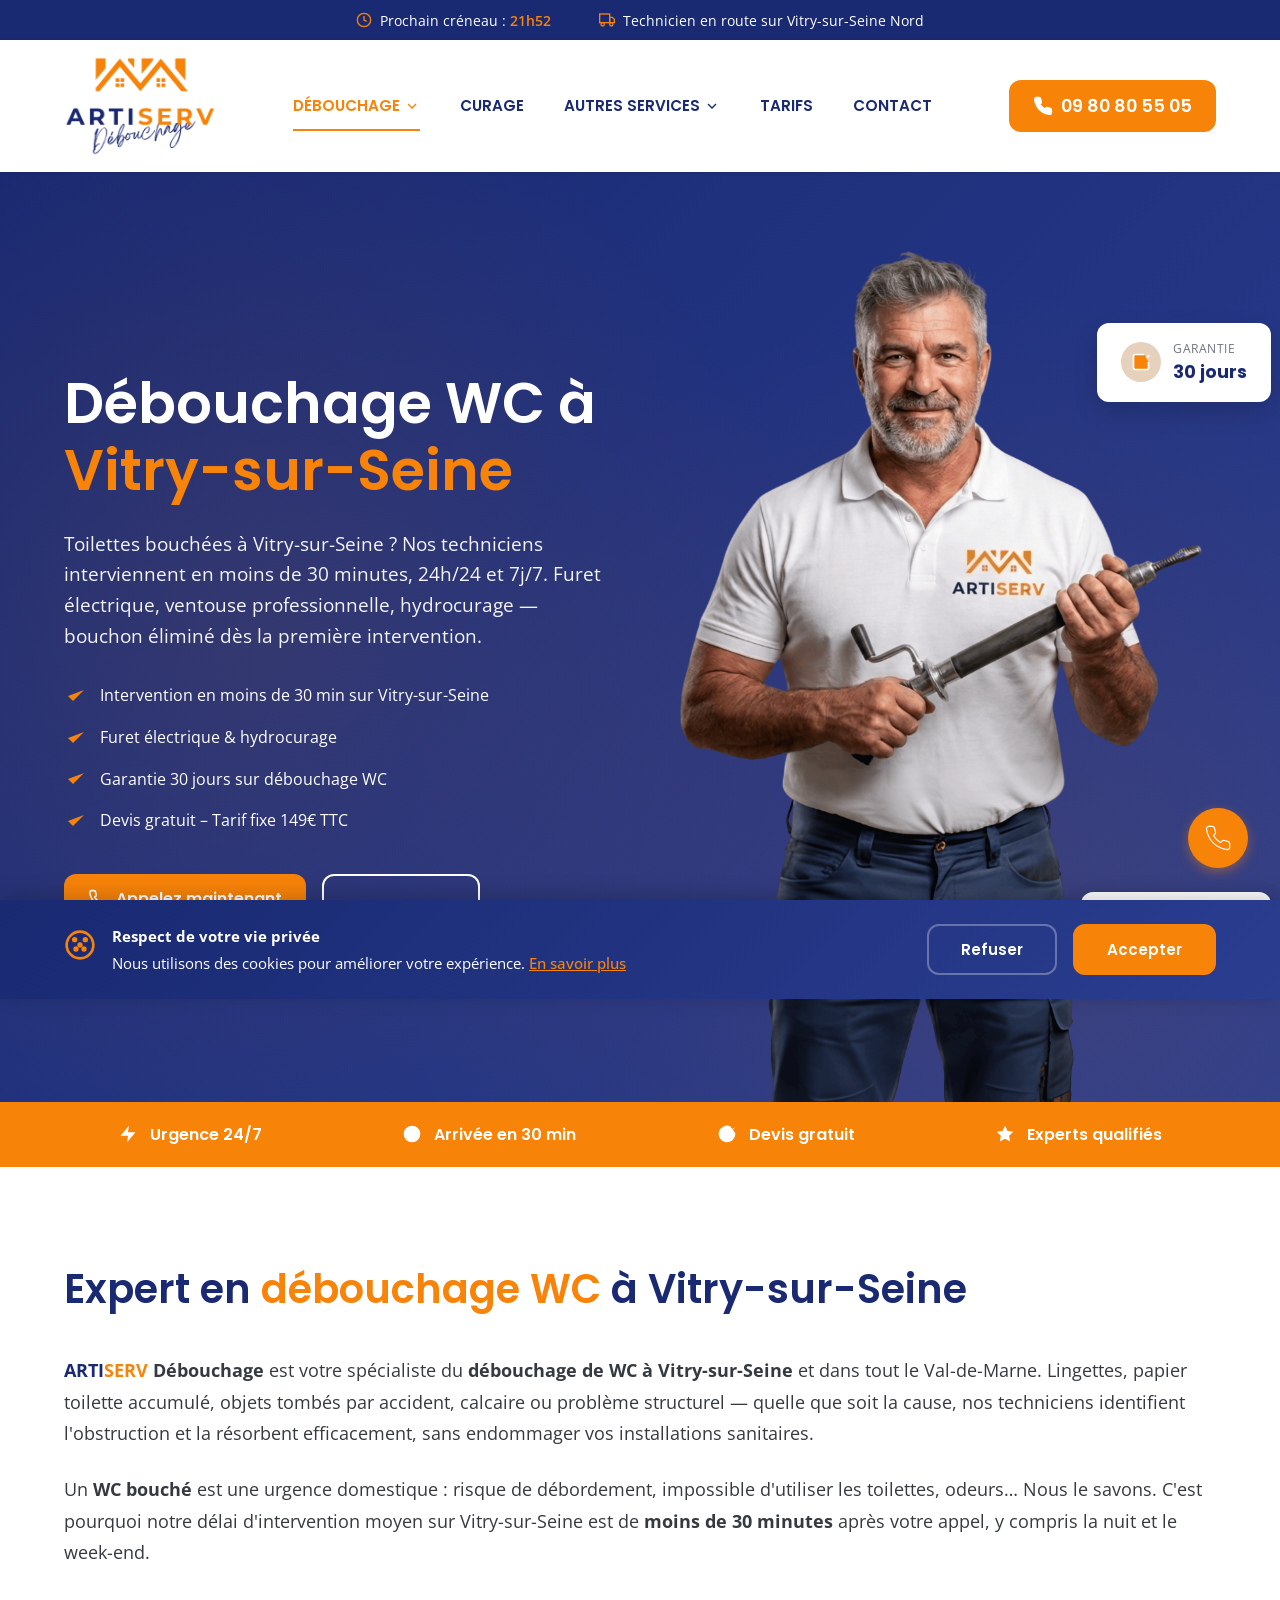
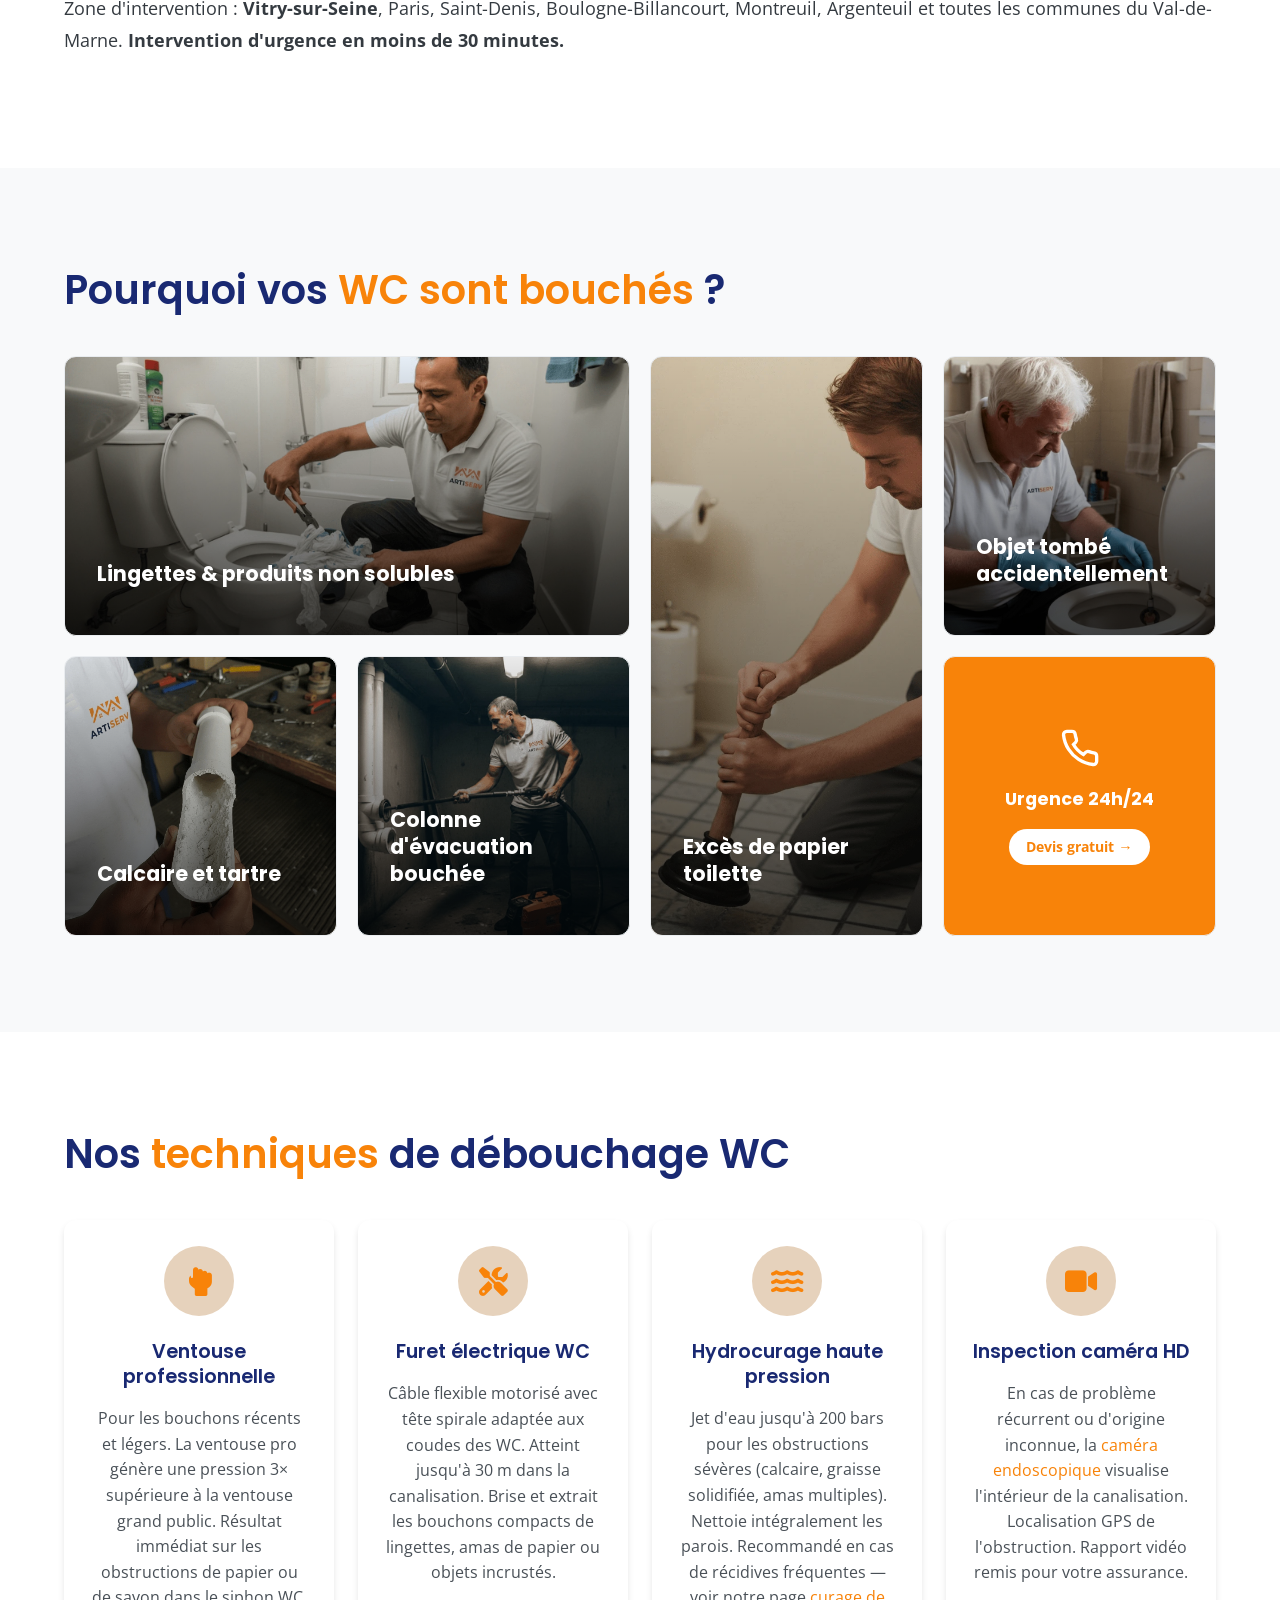
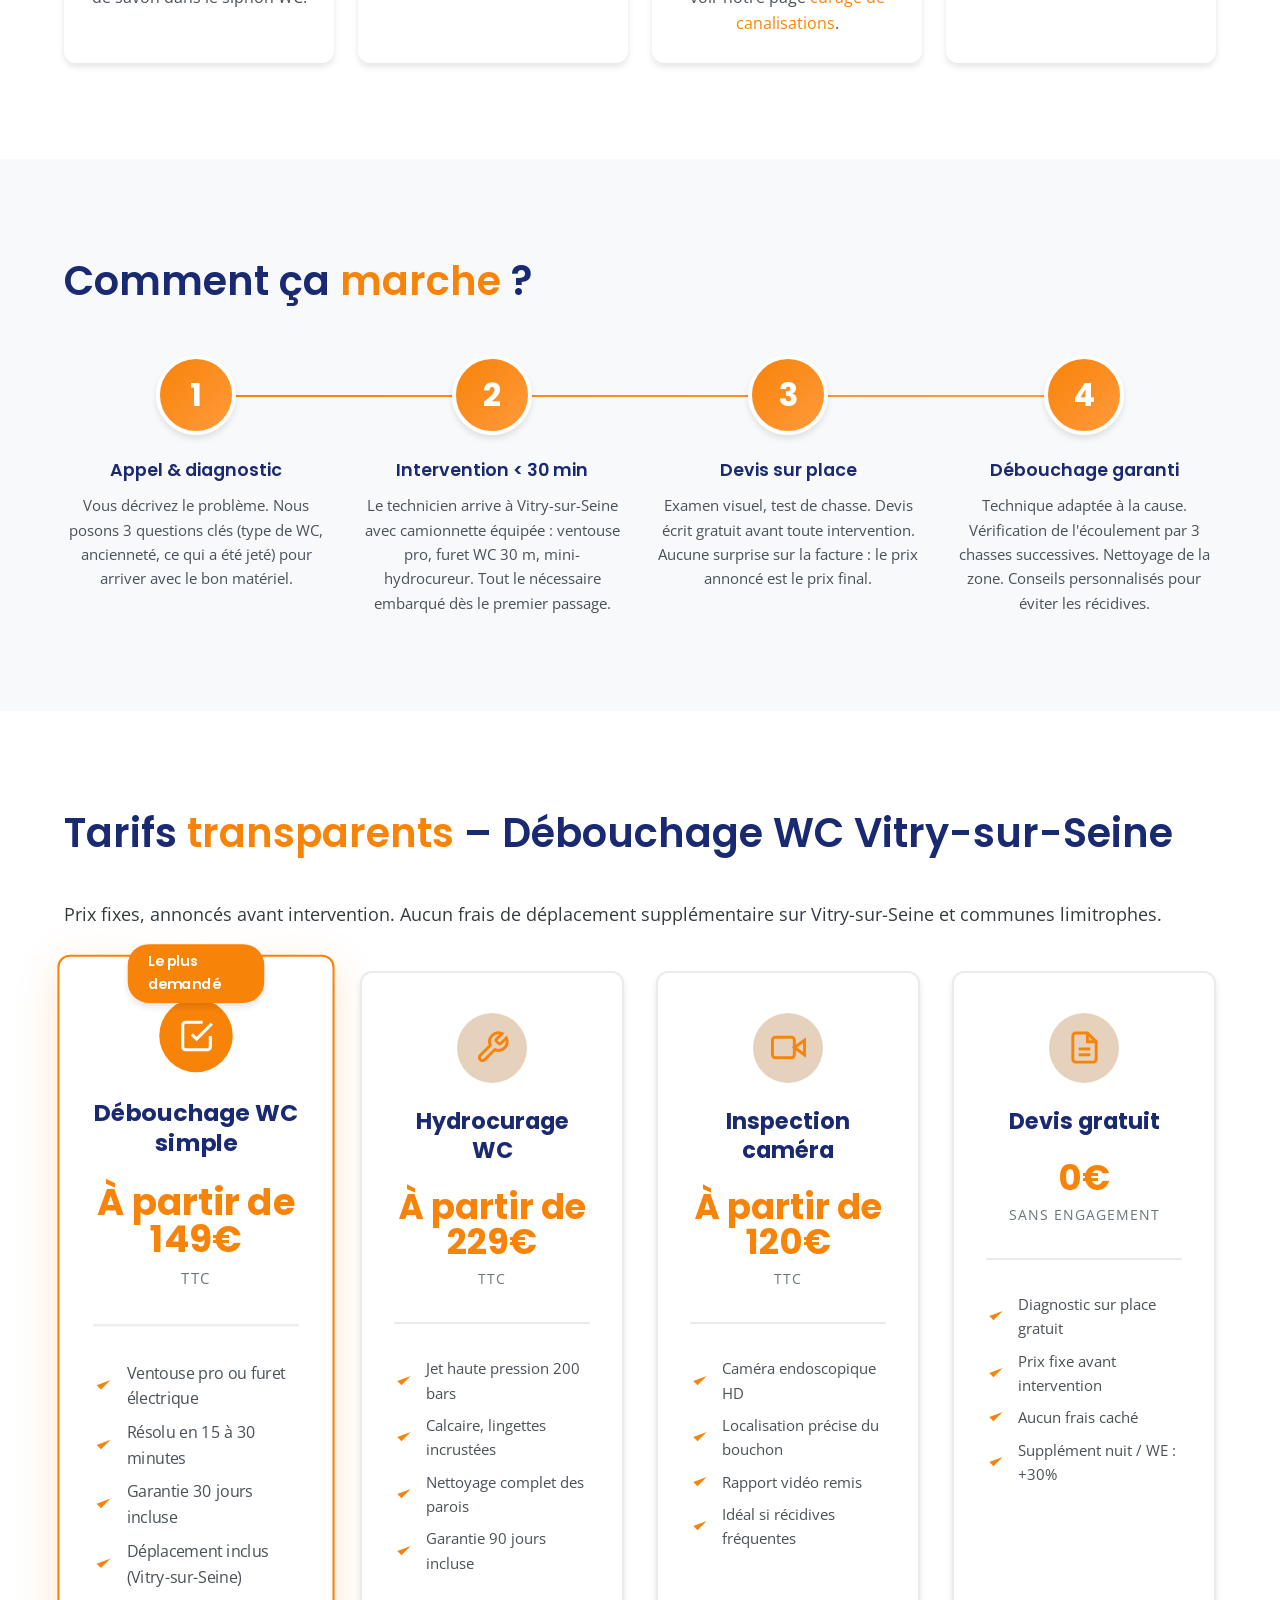
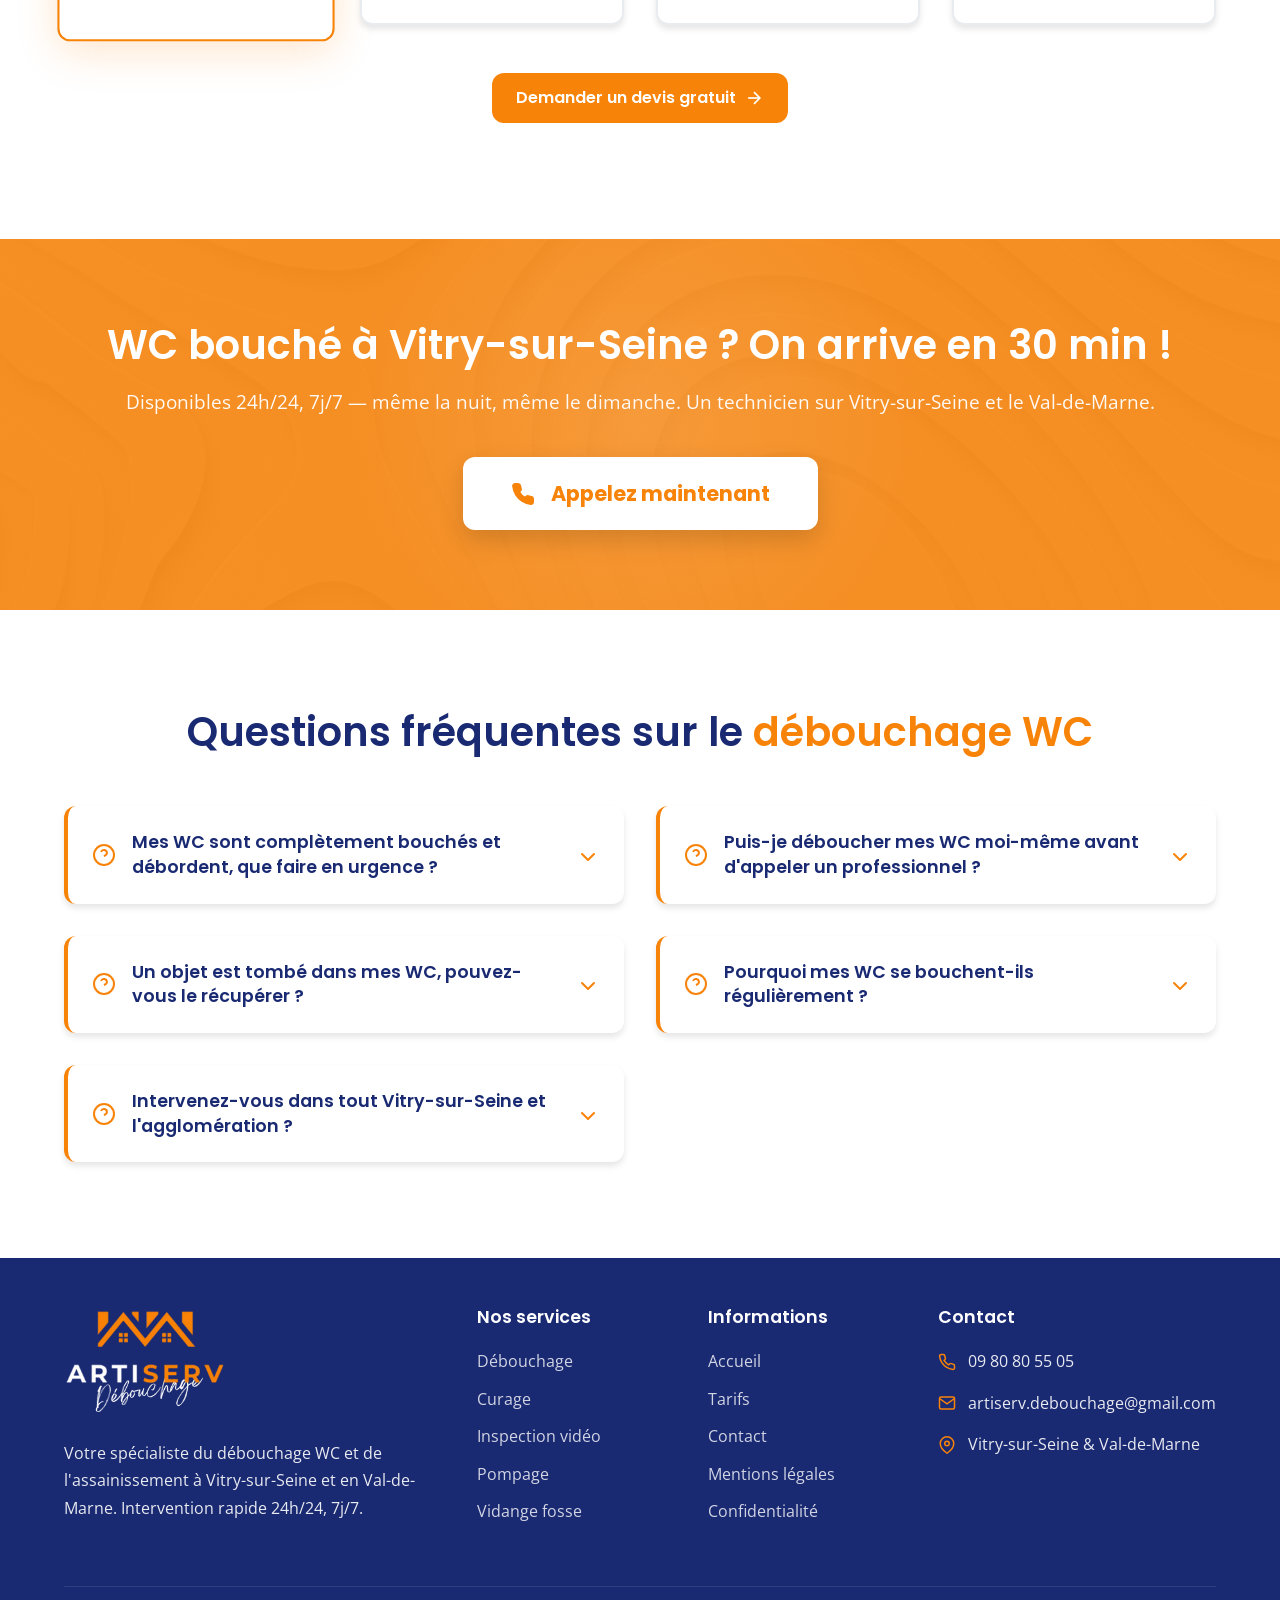
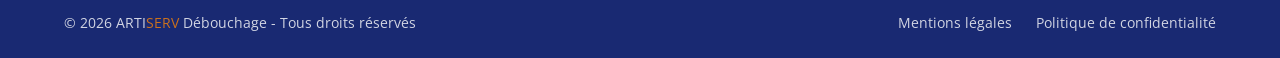
<file: debouchage-wc.html>
<!DOCTYPE html>
<html lang="fr">
<head>
    <meta charset="UTF-8">
    <meta name="viewport" content="width=device-width, initial-scale=1.0">
    <title>Débouchage WC Vitry-sur-Seine | Toilettes Bouchées – Intervention 24h/24</title>
    <meta name="description" content="WC bouché à Vitry-sur-Seine ? Artiserv intervient en moins de 30 min, 24h/24 7j/7. Furet électrique, pompe de débouchage, hydrocurage. Devis gratuit – 09 80 80 55 05.">
    <!-- Favicon -->
    <link rel="icon" type="image/x-icon" href="/favicon.ico">
    <link rel="icon" type="image/png" sizes="96x96" href="/favicon-96x96.png">
    <link rel="apple-touch-icon" sizes="180x180" href="/apple-touch-icon.png">

    <!-- Canonical URL -->
    <link rel="canonical" href="https://debouchage-canalisation-vitry-sur-seine.fr/debouchage-wc" />

    <!-- Google Fonts -->
    <link rel="preconnect" href="https://fonts.googleapis.com">
    <link rel="preconnect" href="https://fonts.gstatic.com" crossorigin>
    <link rel="preload" href="https://fonts.googleapis.com/css2?family=Open+Sans:wght@400;500;600&family=Poppins:wght@500;600;700&display=swap" as="style" onload="this.onload=null;this.rel='stylesheet'">
    <noscript><link href="https://fonts.googleapis.com/css2?family=Open+Sans:wght@400;500;600&family=Poppins:wght@500;600;700&display=swap" rel="stylesheet"></noscript>

    <!-- Font Awesome -->
    <link rel="stylesheet" href="https://cdnjs.cloudflare.com/ajax/libs/font-awesome/6.4.0/css/all.min.css">

    <!-- Main CSS -->
    <link rel="stylesheet" href="css/style.css">

    <!-- Schema.org JSON-LD : Service Débouchage WC -->
    <script type="application/ld+json">
    {
      "@context": "https://schema.org",
      "@type": "Service",
      "name": "Débouchage WC à Vitry-sur-Seine",
      "description": "Débouchage professionnel de WC et toilettes bouchés à Vitry-sur-Seine. Intervention rapide 24h/24 avec furet électrique, pompe de débouchage et hydrocurage haute pression.",
      "url": "https://debouchage-canalisation-vitry-sur-seine.fr/debouchage-wc",
      "provider": {
        "@type": "Plumber",
        "name": "Artiserv Débouchage",
        "telephone": "09 80 80 55 05",
        "url": "https://debouchage-canalisation-vitry-sur-seine.fr/"
      },
      "areaServed": {
        "@type": "City",
        "name": "Vitry-sur-Seine"
      },
      "offers": {
        "@type": "Offer",
        "priceCurrency": "EUR",
        "price": "149",
        "priceSpecification": {
          "@type": "UnitPriceSpecification",
          "price": "149",
          "priceCurrency": "EUR",
          "unitText": "À partir de"
        }
      }
    }
    </script>
</head>
<body>

    <!-- Top Bar -->
    <div class="top-bar">
        <div class="top-bar-content">
            <div class="top-bar-item top-bar-urgent">
                <svg xmlns="http://www.w3.org/2000/svg" viewBox="0 0 24 24" fill="none" stroke="currentColor" stroke-width="2">
                    <circle cx="12" cy="12" r="10"></circle>
                    <polyline points="12 6 12 12 16 14"></polyline>
                </svg>
                <span>Prochain créneau : <strong id="next-slot">Chargement...</strong></span>
            </div>
            <div class="top-bar-item top-bar-activity">
                <svg xmlns="http://www.w3.org/2000/svg" viewBox="0 0 24 24" fill="none" stroke="currentColor" stroke-width="2">
                    <rect x="1" y="3" width="15" height="13"></rect>
                    <polygon points="16 8 20 8 23 11 23 16 16 16 16 8"></polygon>
                    <circle cx="5.5" cy="18.5" r="2.5"></circle>
                    <circle cx="18.5" cy="18.5" r="2.5"></circle>
                </svg>
                <span id="technician-activity">Technicien en route sur Vitry-sur-Seine Nord</span>
            </div>
        </div>
    </div>

    <!-- Header -->
    <header class="header">
        <div class="header-container">
            <a href="index.html" class="logo-link">
                <img src="images/logo-artiserv-debouchage.webp" alt="Artiserv Débouchage Vitry-sur-Seine" class="logo-img">
            </a>

            <button class="menu-toggle" id="menuToggle" aria-label="Menu">
                <span></span><span></span><span></span>
            </button>

            <!-- Menu desktop -->
            <nav class="nav-menu-desktop">
                <div class="nav-dropdown">
                    <a href="debouchage-canalisations.html" class="nav-dropdown-toggle active">
                        Débouchage
                        <svg xmlns="http://www.w3.org/2000/svg" viewBox="0 0 24 24" fill="none" stroke="currentColor" stroke-width="2" style="width:16px;height:16px;margin-left:4px;">
                            <polyline points="6 9 12 15 18 9"></polyline>
                        </svg>
                    </a>
                    <div class="nav-dropdown-menu">
                        <a href="debouchage-wc.html" class="active">Débouchage WC</a>
                        <a href="debouchage-evier.html">Débouchage évier</a>
                        <a href="debouchage-douche.html">Débouchage douche</a>
                    </div>
                </div>
                <a href="curage-canalisations.html">Curage</a>
                <div class="nav-dropdown">
                    <a href="#" class="nav-dropdown-toggle">
                        Autres services
                        <svg xmlns="http://www.w3.org/2000/svg" viewBox="0 0 24 24" fill="none" stroke="currentColor" stroke-width="2" style="width:16px;height:16px;margin-left:4px;">
                            <polyline points="6 9 12 15 18 9"></polyline>
                        </svg>
                    </a>
                    <div class="nav-dropdown-menu">
                        <a href="inspection-video-canalisations.html">Inspection vidéo</a>
                        <a href="pompage-canalisations.html">Pompage</a>
                        <a href="vidange-fosse-septique.html">Vidange fosse</a>
                    </div>
                </div>
                <a href="tarifs.html">Tarifs</a>
                <a href="contact.html">Contact</a>
            </nav>

            <a href="tel:09 80 80 55 05" class="phone-cta">
                <svg class="phone-icon" xmlns="http://www.w3.org/2000/svg" viewBox="0 0 24 24" fill="none" stroke="currentColor" stroke-width="2">
                    <path d="M22 16.92v3a2 2 0 0 1-2.18 2 19.79 19.79 0 0 1-8.63-3.07 19.5 19.5 0 0 1-6-6 19.79 19.79 0 0 1-3.07-8.67A2 2 0 0 1 4.11 2h3a2 2 0 0 1 2 1.72 12.84 12.84 0 0 0 .7 2.81 2 2 0 0 1-.45 2.11L8.09 9.91a16 16 0 0 0 6 6l1.27-1.27a2 2 0 0 1 2.11-.45 12.84 12.84 0 0 0 2.81.7A2 2 0 0 1 22 16.92z"></path>
                </svg>
                09 80 80 55 05
            </a>
        </div>
    </header>

    <!-- Menu Overlay -->
    <div class="menu-overlay" id="menuOverlay">
        <div class="menu-overlay-bg"></div>
        <div class="menu-overlay-content">
            <button class="menu-close" id="menuClose" aria-label="Fermer le menu">
                <svg xmlns="http://www.w3.org/2000/svg" viewBox="0 0 24 24" fill="none" stroke="currentColor" stroke-width="2">
                    <line x1="18" y1="6" x2="6" y2="18"></line>
                    <line x1="6" y1="6" x2="18" y2="18"></line>
                </svg>
            </button>
            <div class="menu-logo">
                <img src="images/logo-artiserv-blanc.webp" alt="Artiserv Débouchage">
            </div>
            <nav class="menu-nav">
                <div class="menu-link menu-link-dropdown">
                    <span class="menu-link-number">01</span>
                    <span class="menu-link-text">Débouchage</span>
                    <span class="menu-link-arrow">▼</span>
                </div>
                <div class="menu-submenu">
                    <a href="debouchage-wc.html" class="menu-sublink">
                        <span class="menu-link-number">01-1</span>
                        <span class="menu-sublink-text">Débouchage WC</span>
                    </a>
                    <a href="debouchage-evier.html" class="menu-sublink">
                        <span class="menu-link-number">01-2</span>
                        <span class="menu-sublink-text">Débouchage évier</span>
                    </a>
                    <a href="debouchage-douche.html" class="menu-sublink">
                        <span class="menu-link-number">01-3</span>
                        <span class="menu-sublink-text">Débouchage douche</span>
                    </a>
                </div>
                <a href="curage-canalisations.html" class="menu-link">
                    <span class="menu-link-number">02</span>
                    <span class="menu-link-text">Curage</span>
                    <span class="menu-link-arrow">→</span>
                </a>
                <div class="menu-link menu-link-dropdown">
                    <span class="menu-link-number">03</span>
                    <span class="menu-link-text">Autres services</span>
                    <span class="menu-link-arrow">▼</span>
                </div>
                <div class="menu-submenu">
                    <a href="inspection-video-canalisations.html" class="menu-sublink">
                        <span class="menu-link-number">03-1</span>
                        <span class="menu-sublink-text">Inspection vidéo</span>
                    </a>
                    <a href="pompage-canalisations.html" class="menu-sublink">
                        <span class="menu-link-number">03-2</span>
                        <span class="menu-sublink-text">Pompage</span>
                    </a>
                    <a href="vidange-fosse-septique.html" class="menu-sublink">
                        <span class="menu-link-number">03-3</span>
                        <span class="menu-sublink-text">Vidange fosse</span>
                    </a>
                </div>
                <a href="tarifs.html" class="menu-link">
                    <span class="menu-link-number">04</span>
                    <span class="menu-link-text">Tarifs</span>
                    <span class="menu-link-arrow">→</span>
                </a>
                <a href="contact.html" class="menu-link">
                    <span class="menu-link-number">05</span>
                    <span class="menu-link-text">Contact</span>
                    <span class="menu-link-arrow">→</span>
                </a>
            </nav>
            <div class="menu-cta">
                <a href="tel:09 80 80 55 05" class="menu-phone-btn">
                    <svg xmlns="http://www.w3.org/2000/svg" viewBox="0 0 24 24" fill="none" stroke="currentColor" stroke-width="2">
                        <path d="M22 16.92v3a2 2 0 0 1-2.18 2 19.79 19.79 0 0 1-8.63-3.07 19.5 19.5 0 0 1-6-6 19.79 19.79 0 0 1-3.07-8.67A2 2 0 0 1 4.11 2h3a2 2 0 0 1 2 1.72 12.84 12.84 0 0 0 .7 2.81 2 2 0 0 1-.45 2.11L8.09 9.91a16 16 0 0 0 6 6l1.27-1.27a2 2 0 0 1 2.11-.45 12.84 12.84 0 0 0 2.81.7A2 2 0 0 1 22 16.92z"></path>
                    </svg>
                    <div class="menu-phone-content">
                        <span class="menu-phone-label">Urgence 24/7</span>
                        <span class="menu-phone-number">09 80 80 55 05</span>
                    </div>
                </a>
                <div class="menu-location">
                    <svg xmlns="http://www.w3.org/2000/svg" viewBox="0 0 24 24" fill="none" stroke="currentColor" stroke-width="2">
                        <path d="M21 10c0 7-9 13-9 13s-9-6-9-13a9 9 0 0 1 18 0z"></path>
                        <circle cx="12" cy="10" r="3"></circle>
                    </svg>
                    <span>Vitry-sur-Seine, 94</span>
                </div>
            </div>
        </div>
    </div>

    <!-- Hero -->
    <section class="hero">
        <div class="container hero-container">
            <div class="hero-content">
                <h1>Débouchage WC à <span class="highlight">Vitry-sur-Seine</span></h1>
                <p class="hero-subtitle">
                    Toilettes bouchées à Vitry-sur-Seine ? Nos techniciens interviennent en moins de 30 minutes, 24h/24 et 7j/7.
                    Furet électrique, ventouse professionnelle, hydrocurage — bouchon éliminé dès la première intervention.
                </p>

                <div class="hero-features">
                    <div class="hero-feature">
                        <svg xmlns="http://www.w3.org/2000/svg" viewBox="0 0 24 24"><path d="M20 6L9 17l-5-5"/></svg>
                        <span>Intervention en moins de 30 min sur Vitry-sur-Seine</span>
                    </div>
                    <div class="hero-feature">
                        <svg xmlns="http://www.w3.org/2000/svg" viewBox="0 0 24 24"><path d="M20 6L9 17l-5-5"/></svg>
                        <span>Furet électrique &amp; hydrocurage</span>
                    </div>
                    <div class="hero-feature">
                        <svg xmlns="http://www.w3.org/2000/svg" viewBox="0 0 24 24"><path d="M20 6L9 17l-5-5"/></svg>
                        <span>Garantie 30 jours sur débouchage WC</span>
                    </div>
                    <div class="hero-feature">
                        <svg xmlns="http://www.w3.org/2000/svg" viewBox="0 0 24 24"><path d="M20 6L9 17l-5-5"/></svg>
                        <span>Devis gratuit – Tarif fixe 149€ TTC</span>
                    </div>
                </div>

                <div class="hero-buttons">
                    <a href="tel:09 80 80 55 05" class="btn-primary">
                        <svg xmlns="http://www.w3.org/2000/svg" viewBox="0 0 24 24" fill="none" stroke="currentColor" stroke-width="2">
                            <path d="M22 16.92v3a2 2 0 0 1-2.18 2 19.79 19.79 0 0 1-8.63-3.07 19.5 19.5 0 0 1-6-6 19.79 19.79 0 0 1-3.07-8.67A2 2 0 0 1 4.11 2h3a2 2 0 0 1 2 1.72 12.84 12.84 0 0 0 .7 2.81 2 2 0 0 1-.45 2.11L8.09 9.91a16 16 0 0 0 6 6l1.27-1.27a2 2 0 0 1 2.11-.45 12.84 12.84 0 0 0 2.81.7A2 2 0 0 1 22 16.92z"></path>
                        </svg>
                        Appelez maintenant
                    </a>
                    <a href="contact.html" class="btn-secondary">Devis gratuit</a>
                </div>
            </div>

            <div class="hero-image">
                <picture>
                    <img src="images/hero-debouchage-wc.webp" alt="Débouchage WC professionnel à Vitry-sur-Seine">
                </picture>
                <div class="floating-badge floating-badge-1">
                    <div class="badge-icon">
                        <svg xmlns="http://www.w3.org/2000/svg" viewBox="0 0 24 24" fill="none" stroke="currentColor" stroke-width="2">
                            <path d="M9 11l3 3L22 4"></path>
                            <path d="M21 12v7a2 2 0 0 1-2 2H5a2 2 0 0 1-2-2V5a2 2 0 0 1 2-2h11"></path>
                        </svg>
                    </div>
                    <div class="badge-text">
                        <span class="badge-label">Garantie</span>
                        <span class="badge-value">30 jours</span>
                    </div>
                </div>
                <div class="floating-badge floating-badge-2">
                    <div class="badge-icon">
                        <svg xmlns="http://www.w3.org/2000/svg" viewBox="0 0 24 24" fill="none" stroke="currentColor" stroke-width="2">
                            <circle cx="12" cy="12" r="10"></circle>
                            <polyline points="12 6 12 12 16 14"></polyline>
                        </svg>
                    </div>
                    <div class="badge-text">
                        <span class="badge-label">Intervention</span>
                        <span class="badge-value">-30 min</span>
                    </div>
                </div>
            </div>
        </div>
    </section>

    <!-- Bandeau Orange -->
    <div class="emergency-banner">
        <div class="container emergency-container">
            <div class="emergency-item">
                <svg xmlns="http://www.w3.org/2000/svg" viewBox="0 0 24 24"><path d="M13 2L3 14h9l-1 8 10-12h-9l1-8z"/></svg>
                <span>Urgence 24/7</span>
            </div>
            <div class="emergency-item">
                <svg xmlns="http://www.w3.org/2000/svg" viewBox="0 0 24 24">
                    <circle cx="12" cy="12" r="10"></circle>
                    <polyline points="12 6 12 12 16 14"></polyline>
                </svg>
                <span>Arrivée en 30 min</span>
            </div>
            <div class="emergency-item">
                <svg xmlns="http://www.w3.org/2000/svg" viewBox="0 0 24 24">
                    <path d="M22 11.08V12a10 10 0 1 1-5.93-9.14"></path>
                    <polyline points="22 4 12 14.01 9 11.01"></polyline>
                </svg>
                <span>Devis gratuit</span>
            </div>
            <div class="emergency-item">
                <svg xmlns="http://www.w3.org/2000/svg" viewBox="0 0 24 24">
                    <polygon points="12 2 15.09 8.26 22 9.27 17 14.14 18.18 21.02 12 17.77 5.82 21.02 7 14.14 2 9.27 8.91 8.26 12 2"></polygon>
                </svg>
                <span>Experts qualifiés</span>
            </div>
        </div>
    </div>

    <!-- Introduction -->
    <section class="section">
        <div class="container">
            <h2>Expert en <span class="highlight">débouchage WC</span> à Vitry-sur-Seine</h2>

            <p style="font-size:1.1rem;line-height:1.8;margin-bottom:1.5rem;">
                <a href="index.html" style="text-decoration:none;color:inherit;"><strong><span class="brand-name"><span class="arti">ARTI</span><span class="serv">SERV</span></span> Débouchage</strong></a> est votre spécialiste du <strong>débouchage de WC à Vitry-sur-Seine</strong> et dans tout le Val-de-Marne.
                Lingettes, papier toilette accumulé, objets tombés par accident, calcaire ou problème structurel — quelle que soit la cause, nos techniciens identifient l'obstruction et la résorbent efficacement, sans endommager vos installations sanitaires.
            </p>
            <p style="font-size:1.1rem;line-height:1.8;margin-bottom:1.5rem;">
                Un <strong>WC bouché</strong> est une urgence domestique : risque de débordement, impossible d'utiliser les toilettes, odeurs… Nous le savons. C'est pourquoi notre délai d'intervention moyen sur Vitry-sur-Seine est de <strong>moins de 30 minutes</strong> après votre appel, y compris la nuit et le week-end.
            </p>
            <p style="font-size:1.1rem;line-height:1.8;">
                Zone d'intervention : <strong>Vitry-sur-Seine</strong>, Paris, Saint-Denis, Boulogne-Billancourt, Montreuil, Argenteuil et toutes les communes du Val-de-Marne.
                <strong>Intervention d'urgence en moins de 30 minutes.</strong>
            </p>
        </div>
    </section>

    <!-- Causes WC bouché – Bento -->
    <section class="section section-alt">
        <div class="container">
            <h2>Pourquoi vos <span class="highlight">WC sont bouchés</span> ?</h2>

            <div class="services-bento">
                <!-- Lingettes – grande carte -->
                <div class="bento-item span-2" style="background-image:url('images/wc-bouche-lingettes.webp');" aria-label="Lingettes et produits non solubles – cause principale WC bouché Vitry-sur-Seine">
                    <div class="bento-overlay"></div>
                    <div class="bento-content">
                        <h3 class="bento-title">Lingettes &amp; produits non solubles</h3>
                        <p class="bento-desc">Les lingettes, même estampillées "jetables" ou "biodégradables", ne se dissolvent pas dans l'eau. Elles s'accumulent dans la canalisation, s'enchevêtrent et créent en quelques semaines un bouchon compact impossible à déloger à la ventouse classique.</p>
                    </div>
                    <div class="bento-arrow">
                        <svg xmlns="http://www.w3.org/2000/svg" viewBox="0 0 24 24" fill="none" stroke="currentColor" stroke-width="2"><line x1="5" y1="12" x2="19" y2="12"></line><polyline points="12 5 19 12 12 19"></polyline></svg>
                    </div>
                </div>

                <!-- Excès de papier – carte verticale -->
                <div class="bento-item span-v-2" style="background-image:url('images/wc-exces-papier-toilette.webp');" aria-label="Excès de papier toilette – WC bouché Vitry-sur-Seine Artiserv">
                    <div class="bento-overlay"></div>
                    <div class="bento-content">
                        <h3 class="bento-title">Excès de papier toilette</h3>
                        <p class="bento-desc">Contrairement aux idées reçues, le papier toilette en trop grande quantité ne se dissout pas instantanément. Il forme une masse compacte qui obstrue le siphon ou le coude de sortie des toilettes, surtout sur les installations anciennes aux canalisations étroites.</p>
                    </div>
                    <div class="bento-arrow">
                        <svg xmlns="http://www.w3.org/2000/svg" viewBox="0 0 24 24" fill="none" stroke="currentColor" stroke-width="2"><line x1="5" y1="12" x2="19" y2="12"></line><polyline points="12 5 19 12 12 19"></polyline></svg>
                    </div>
                </div>

                <!-- Objets tombés -->
                <div class="bento-item" style="background-image:url('images/wc-objet-tombe.webp');" aria-label="Objet tombé dans WC – débouchage urgent Vitry-sur-Seine">
                    <div class="bento-overlay"></div>
                    <div class="bento-content">
                        <h3 class="bento-title">Objet tombé accidentellement</h3>
                        <p class="bento-desc">Jouet, couvercle, flacon, téléphone… Un objet dur coincé dans le coude du WC bloque tout écoulement. La ventouse est inefficace : seul le furet ou l'extraction manuelle par un professionnel peut débloquer la situation.</p>
                    </div>
                    <div class="bento-arrow">
                        <svg xmlns="http://www.w3.org/2000/svg" viewBox="0 0 24 24" fill="none" stroke="currentColor" stroke-width="2"><line x1="5" y1="12" x2="19" y2="12"></line><polyline points="12 5 19 12 12 19"></polyline></svg>
                    </div>
                </div>

                <!-- Calcaire / tartre -->
                <div class="bento-item" style="background-image:url('images/wc-calcaire-tartre.webp');" aria-label="Calcaire et tartre – rétrécissement canalisation WC Vitry-sur-Seine">
                    <div class="bento-overlay"></div>
                    <div class="bento-content">
                        <h3 class="bento-title">Calcaire et tartre</h3>
                        <p class="bento-desc">Dans la région de Vitry-sur-Seine, le calcaire peut se déposer progressivement sur les parois des canalisations, rétrécissant le diamètre utile et favorisant les bouchons récurrents. Curage préventif recommandé tous les 2 ans.</p>
                    </div>
                    <div class="bento-arrow">
                        <svg xmlns="http://www.w3.org/2000/svg" viewBox="0 0 24 24" fill="none" stroke="currentColor" stroke-width="2"><line x1="5" y1="12" x2="19" y2="12"></line><polyline points="12 5 19 12 12 19"></polyline></svg>
                    </div>
                </div>

                <!-- Colonne bouchée -->
                <div class="bento-item" style="background-image:url('images/wc-colonne-evacuation.webp');" aria-label="Colonne d'évacuation bouchée – débouchage Vitry-sur-Seine">
                    <div class="bento-overlay"></div>
                    <div class="bento-content">
                        <h3 class="bento-title">Colonne d'évacuation bouchée</h3>
                        <p class="bento-desc">Si plusieurs WC ou points d'eau sont simultanément bouchés dans votre immeuble ou maison, la colonne principale est engorgée. <a href="curage-canalisations.html" style="color:#fff;text-decoration:underline;">Curage haute pression</a> obligatoire. Inspection caméra pour localiser précisément l'obstruction.</p>
                    </div>
                    <div class="bento-arrow">
                        <svg xmlns="http://www.w3.org/2000/svg" viewBox="0 0 24 24" fill="none" stroke="currentColor" stroke-width="2"><line x1="5" y1="12" x2="19" y2="12"></line><polyline points="12 5 19 12 12 19"></polyline></svg>
                    </div>
                </div>

                <!-- CTA orange urgence -->
                <a href="tel:09 80 80 55 05" class="bento-item" style="background:var(--color-primary);display:flex;align-items:center;justify-content:center;text-decoration:none;" aria-label="Appeler Artiserv pour débouchage WC urgent à Vitry-sur-Seine">
                    <div class="bento-content" style="text-align:center;">
                        <svg xmlns="http://www.w3.org/2000/svg" viewBox="0 0 24 24" fill="none" stroke="#fff" stroke-width="2" style="width:40px;height:40px;margin:0 auto 0.75rem;">
                            <path d="M22 16.92v3a2 2 0 0 1-2.18 2 19.79 19.79 0 0 1-8.63-3.07 19.5 19.5 0 0 1-6-6 19.79 19.79 0 0 1-3.07-8.67A2 2 0 0 1 4.11 2h3a2 2 0 0 1 2 1.72 12.84 12.84 0 0 0 .7 2.81 2 2 0 0 1-.45 2.11L8.09 9.91a16 16 0 0 0 6 6l1.27-1.27a2 2 0 0 1 2.11-.45 12.84 12.84 0 0 0 2.81.7A2 2 0 0 1 22 16.92z"></path>
                        </svg>
                        <h3 class="bento-title" style="color:#fff;font-size:1.1rem;margin-bottom:0.4rem;">Urgence 24h/24</h3>
                        <p class="bento-desc" style="color:#fff;font-size:1.25rem;font-weight:700;margin-bottom:0.75rem;">09 80 80 55 05</p>
                        <span style="display:inline-block;padding:0.4rem 1.1rem;background:#fff;color:var(--color-primary);border-radius:20px;font-weight:700;font-size:0.9rem;">Devis gratuit →</span>
                    </div>
                </a>
            </div>
        </div>
    </section>

    <!-- Techniques -->
    <section class="section">
        <div class="container">
            <h2>Nos <span class="highlight">techniques</span> de débouchage WC</h2>

            <div class="advantages-grid">
                <div class="advantage-card">
                    <div class="advantage-icon"><i class="fas fa-hand-rock"></i></div>
                    <h3>Ventouse professionnelle</h3>
                    <p>Pour les bouchons récents et légers. La ventouse pro génère une pression 3× supérieure à la ventouse grand public. Résultat immédiat sur les obstructions de papier ou de savon dans le siphon WC.</p>
                </div>
                <div class="advantage-card">
                    <div class="advantage-icon"><i class="fas fa-screwdriver-wrench"></i></div>
                    <h3>Furet électrique WC</h3>
                    <p>Câble flexible motorisé avec tête spirale adaptée aux coudes des WC. Atteint jusqu'à 30 m dans la canalisation. Brise et extrait les bouchons compacts de lingettes, amas de papier ou objets incrustés.</p>
                </div>
                <div class="advantage-card">
                    <div class="advantage-icon"><i class="fas fa-water"></i></div>
                    <h3>Hydrocurage haute pression</h3>
                    <p>Jet d'eau jusqu'à 200 bars pour les obstructions sévères (calcaire, graisse solidifiée, amas multiples). Nettoie intégralement les parois. Recommandé en cas de récidives fréquentes — voir notre page <a href="curage-canalisations.html">curage de canalisations</a>.</p>
                </div>
                <div class="advantage-card">
                    <div class="advantage-icon"><i class="fas fa-video"></i></div>
                    <h3>Inspection caméra HD</h3>
                    <p>En cas de problème récurrent ou d'origine inconnue, la <a href="inspection-video-canalisations.html">caméra endoscopique</a> visualise l'intérieur de la canalisation. Localisation GPS de l'obstruction. Rapport vidéo remis pour votre assurance.</p>
                </div>
            </div>
        </div>
    </section>

    <!-- Processus -->
    <section class="section section-alt">
        <div class="container">
            <h2>Comment ça <span class="highlight">marche</span> ?</h2>
            <div class="process-container">
                <div class="process-step">
                    <div class="step-number">1</div>
                    <h3>Appel &amp; diagnostic</h3>
                    <p>Vous décrivez le problème. Nous posons 3 questions clés (type de WC, ancienneté, ce qui a été jeté) pour arriver avec le bon matériel.</p>
                </div>
                <div class="process-step">
                    <div class="step-number">2</div>
                    <h3>Intervention &lt; 30 min</h3>
                    <p>Le technicien arrive à Vitry-sur-Seine avec camionnette équipée : ventouse pro, furet WC 30 m, mini-hydrocureur. Tout le nécessaire embarqué dès le premier passage.</p>
                </div>
                <div class="process-step">
                    <div class="step-number">3</div>
                    <h3>Devis sur place</h3>
                    <p>Examen visuel, test de chasse. Devis écrit gratuit avant toute intervention. Aucune surprise sur la facture : le prix annoncé est le prix final.</p>
                </div>
                <div class="process-step">
                    <div class="step-number">4</div>
                    <h3>Débouchage garanti</h3>
                    <p>Technique adaptée à la cause. Vérification de l'écoulement par 3 chasses successives. Nettoyage de la zone. Conseils personnalisés pour éviter les récidives.</p>
                </div>
            </div>
        </div>
    </section>

    <!-- Tarifs -->
    <section class="section">
        <div class="container">
            <h2>Tarifs <span class="highlight">transparents</span> – Débouchage WC Vitry-sur-Seine</h2>
            <p style="font-size:1.1rem;line-height:1.8;margin-bottom:2.5rem;">
                Prix fixes, annoncés avant intervention. Aucun frais de déplacement supplémentaire sur Vitry-sur-Seine et communes limitrophes.
            </p>

            <div class="tarifs-grid" style="grid-template-columns:repeat(auto-fit, minmax(250px, 1fr));">

                <!-- Débouchage simple -->
                <div class="tarif-card featured">
                    <div class="tarif-badge">Le plus demandé</div>
                    <div class="tarif-header">
                        <div class="tarif-icon">
                            <svg xmlns="http://www.w3.org/2000/svg" viewBox="0 0 24 24" fill="none" stroke="currentColor" stroke-width="2">
                                <path d="M9 11l3 3L22 4"></path>
                                <path d="M21 12v7a2 2 0 0 1-2 2H5a2 2 0 0 1-2-2V5a2 2 0 0 1 2-2h11"></path>
                            </svg>
                        </div>
                        <div class="tarif-info">
                            <h3 class="tarif-title">Débouchage WC simple</h3>
                            <div class="tarif-price">
                                <span class="price-amount">À partir de 149€</span>
                                <span class="price-label">TTC</span>
                            </div>
                        </div>
                    </div>
                    <ul class="tarif-features">
                        <li><svg xmlns="http://www.w3.org/2000/svg" viewBox="0 0 24 24" fill="currentColor"><path d="M20 6L9 17l-5-5"/></svg>Ventouse pro ou furet électrique</li>
                        <li><svg xmlns="http://www.w3.org/2000/svg" viewBox="0 0 24 24" fill="currentColor"><path d="M20 6L9 17l-5-5"/></svg>Résolu en 15 à 30 minutes</li>
                        <li><svg xmlns="http://www.w3.org/2000/svg" viewBox="0 0 24 24" fill="currentColor"><path d="M20 6L9 17l-5-5"/></svg>Garantie 30 jours incluse</li>
                        <li><svg xmlns="http://www.w3.org/2000/svg" viewBox="0 0 24 24" fill="currentColor"><path d="M20 6L9 17l-5-5"/></svg>Déplacement inclus (Vitry-sur-Seine)</li>
                    </ul>
                </div>

                <!-- Hydrocurage -->
                <div class="tarif-card">
                    <div class="tarif-header">
                        <div class="tarif-icon">
                            <svg xmlns="http://www.w3.org/2000/svg" viewBox="0 0 24 24" fill="none" stroke="currentColor" stroke-width="2">
                                <path d="M14.7 6.3a1 1 0 0 0 0 1.4l1.6 1.6a1 1 0 0 0 1.4 0l3.77-3.77a6 6 0 0 1-7.94 7.94l-6.91 6.91a2.12 2.12 0 0 1-3-3l6.91-6.91a6 6 0 0 1 7.94-7.94l-3.76 3.76z"></path>
                            </svg>
                        </div>
                        <div class="tarif-info">
                            <h3 class="tarif-title">Hydrocurage WC</h3>
                            <div class="tarif-price">
                                <span class="price-amount">À partir de 229€</span>
                                <span class="price-label">TTC</span>
                            </div>
                        </div>
                    </div>
                    <ul class="tarif-features">
                        <li><svg xmlns="http://www.w3.org/2000/svg" viewBox="0 0 24 24" fill="currentColor"><path d="M20 6L9 17l-5-5"/></svg>Jet haute pression 200 bars</li>
                        <li><svg xmlns="http://www.w3.org/2000/svg" viewBox="0 0 24 24" fill="currentColor"><path d="M20 6L9 17l-5-5"/></svg>Calcaire, lingettes incrustées</li>
                        <li><svg xmlns="http://www.w3.org/2000/svg" viewBox="0 0 24 24" fill="currentColor"><path d="M20 6L9 17l-5-5"/></svg>Nettoyage complet des parois</li>
                        <li><svg xmlns="http://www.w3.org/2000/svg" viewBox="0 0 24 24" fill="currentColor"><path d="M20 6L9 17l-5-5"/></svg>Garantie 90 jours incluse</li>
                    </ul>
                </div>

                <!-- Inspection caméra -->
                <div class="tarif-card">
                    <div class="tarif-header">
                        <div class="tarif-icon">
                            <svg xmlns="http://www.w3.org/2000/svg" viewBox="0 0 24 24" fill="none" stroke="currentColor" stroke-width="2">
                                <path d="M23 7l-7 5 7 5V7z"></path>
                                <rect x="1" y="5" width="15" height="14" rx="2" ry="2"></rect>
                            </svg>
                        </div>
                        <div class="tarif-info">
                            <h3 class="tarif-title">Inspection caméra</h3>
                            <div class="tarif-price">
                                <span class="price-amount">À partir de 120€</span>
                                <span class="price-label">TTC</span>
                            </div>
                        </div>
                    </div>
                    <ul class="tarif-features">
                        <li><svg xmlns="http://www.w3.org/2000/svg" viewBox="0 0 24 24" fill="currentColor"><path d="M20 6L9 17l-5-5"/></svg>Caméra endoscopique HD</li>
                        <li><svg xmlns="http://www.w3.org/2000/svg" viewBox="0 0 24 24" fill="currentColor"><path d="M20 6L9 17l-5-5"/></svg>Localisation précise du bouchon</li>
                        <li><svg xmlns="http://www.w3.org/2000/svg" viewBox="0 0 24 24" fill="currentColor"><path d="M20 6L9 17l-5-5"/></svg>Rapport vidéo remis</li>
                        <li><svg xmlns="http://www.w3.org/2000/svg" viewBox="0 0 24 24" fill="currentColor"><path d="M20 6L9 17l-5-5"/></svg>Idéal si récidives fréquentes</li>
                    </ul>
                </div>

                <!-- Devis gratuit -->
                <div class="tarif-card">
                    <div class="tarif-header">
                        <div class="tarif-icon">
                            <svg xmlns="http://www.w3.org/2000/svg" viewBox="0 0 24 24" fill="none" stroke="currentColor" stroke-width="2">
                                <path d="M14 2H6a2 2 0 0 0-2 2v16a2 2 0 0 0 2 2h12a2 2 0 0 0 2-2V8z"></path>
                                <polyline points="14 2 14 8 20 8"></polyline>
                                <line x1="16" y1="13" x2="8" y2="13"></line>
                                <line x1="16" y1="17" x2="8" y2="17"></line>
                            </svg>
                        </div>
                        <div class="tarif-info">
                            <h3 class="tarif-title">Devis gratuit</h3>
                            <div class="tarif-price">
                                <span class="price-amount">0€</span>
                                <span class="price-label">Sans engagement</span>
                            </div>
                        </div>
                    </div>
                    <ul class="tarif-features">
                        <li><svg xmlns="http://www.w3.org/2000/svg" viewBox="0 0 24 24" fill="currentColor"><path d="M20 6L9 17l-5-5"/></svg>Diagnostic sur place gratuit</li>
                        <li><svg xmlns="http://www.w3.org/2000/svg" viewBox="0 0 24 24" fill="currentColor"><path d="M20 6L9 17l-5-5"/></svg>Prix fixe avant intervention</li>
                        <li><svg xmlns="http://www.w3.org/2000/svg" viewBox="0 0 24 24" fill="currentColor"><path d="M20 6L9 17l-5-5"/></svg>Aucun frais caché</li>
                        <li><svg xmlns="http://www.w3.org/2000/svg" viewBox="0 0 24 24" fill="currentColor"><path d="M20 6L9 17l-5-5"/></svg>Supplément nuit / WE : +30%</li>
                    </ul>
                </div>

            </div>

            <div style="text-align:center;margin-top:3rem;">
                <a href="contact.html" class="btn-primary">
                    Demander un devis gratuit
                    <svg xmlns="http://www.w3.org/2000/svg" viewBox="0 0 24 24" fill="none" stroke="currentColor" stroke-width="2">
                        <line x1="5" y1="12" x2="19" y2="12"></line>
                        <polyline points="12 5 19 12 12 19"></polyline>
                    </svg>
                </a>
            </div>
        </div>
    </section>

    <!-- CTA Section -->
    <section class="cta-section">
        <div class="container cta-content">
            <h2>WC bouché à Vitry-sur-Seine ? On arrive en 30 min !</h2>
            <p>Disponibles 24h/24, 7j/7 — même la nuit, même le dimanche. Un technicien sur Vitry-sur-Seine et le Val-de-Marne.</p>
            <a href="tel:09 80 80 55 05" class="btn-cta-large">
                <svg xmlns="http://www.w3.org/2000/svg" viewBox="0 0 24 24" fill="none" stroke="currentColor" stroke-width="2">
                    <path d="M22 16.92v3a2 2 0 0 1-2.18 2 19.79 19.79 0 0 1-8.63-3.07 19.5 19.5 0 0 1-6-6 19.79 19.79 0 0 1-3.07-8.67A2 2 0 0 1 4.11 2h3a2 2 0 0 1 2 1.72 12.84 12.84 0 0 0 .7 2.81 2 2 0 0 1-.45 2.11L8.09 9.91a16 16 0 0 0 6 6l1.27-1.27a2 2 0 0 1 2.11-.45 12.84 12.84 0 0 0 2.81.7A2 2 0 0 1 22 16.92z"></path>
                </svg>
                Appelez maintenant
            </a>
        </div>
    </section>

    <!-- FAQ -->
    <section class="section contact-faq faq-accordions">
        <div class="container">
            <h2>Questions fréquentes sur le <span class="highlight">débouchage WC</span></h2>
            <div class="faq-grid">

                <div class="faq-item">
                    <button class="faq-question" aria-expanded="false">
                        <svg class="faq-icon" xmlns="http://www.w3.org/2000/svg" width="24" height="24" viewBox="0 0 24 24" fill="none" stroke="currentColor" stroke-width="2"><circle cx="12" cy="12" r="10"></circle><path d="M9.09 9a3 3 0 0 1 5.83 1c0 2-3 3-3 3"></path><line x1="12" y1="17" x2="12.01" y2="17"></line></svg>
                        <h3>Mes WC sont complètement bouchés et débordent, que faire en urgence ?</h3>
                        <svg class="faq-arrow" xmlns="http://www.w3.org/2000/svg" width="24" height="24" viewBox="0 0 24 24" fill="none" stroke="currentColor" stroke-width="2" stroke-linecap="round" stroke-linejoin="round"><polyline points="6 9 12 15 18 9"></polyline></svg>
                    </button>
                    <div class="faq-answer">
                        <div class="faq-answer-content">
                            <p><strong>Agissez immédiatement en 3 étapes pour limiter les dégâts :</strong></p>
                            <ul class="tarif-features">
                                <li><svg xmlns="http://www.w3.org/2000/svg" viewBox="0 0 24 24" fill="currentColor"><path d="M20 6L9 17l-5-5"/></svg><span><strong>N'actionnez plus la chasse d'eau</strong> — cela aggraverait le débordement</span></li>
                                <li><svg xmlns="http://www.w3.org/2000/svg" viewBox="0 0 24 24" fill="currentColor"><path d="M20 6L9 17l-5-5"/></svg><span><strong>Coupez l'arrivée d'eau</strong> du WC (robinet d'arrêt derrière ou sous la cuvette)</span></li>
                                <li><svg xmlns="http://www.w3.org/2000/svg" viewBox="0 0 24 24" fill="currentColor"><path d="M20 6L9 17l-5-5"/></svg><span><strong>Appelez le 09 80 80 55 05</strong> — intervention d'urgence sous 30 min sur Vitry-sur-Seine</span></li>
                            </ul>
                            <p>Nos techniciens sont disponibles 24h/24, 7j/7 pour les urgences. Un WC qui déborde peut causer des dégâts des eaux importants, n'attendez pas.</p>
                        </div>
                    </div>
                </div>

                <div class="faq-item">
                    <button class="faq-question" aria-expanded="false">
                        <svg class="faq-icon" xmlns="http://www.w3.org/2000/svg" width="24" height="24" viewBox="0 0 24 24" fill="none" stroke="currentColor" stroke-width="2"><circle cx="12" cy="12" r="10"></circle><path d="M9.09 9a3 3 0 0 1 5.83 1c0 2-3 3-3 3"></path><line x1="12" y1="17" x2="12.01" y2="17"></line></svg>
                        <h3>Puis-je déboucher mes WC moi-même avant d'appeler un professionnel ?</h3>
                        <svg class="faq-arrow" xmlns="http://www.w3.org/2000/svg" width="24" height="24" viewBox="0 0 24 24" fill="none" stroke="currentColor" stroke-width="2" stroke-linecap="round" stroke-linejoin="round"><polyline points="6 9 12 15 18 9"></polyline></svg>
                    </button>
                    <div class="faq-answer">
                        <div class="faq-answer-content">
                            <p>Oui, vous pouvez tenter quelques gestes simples <strong>sans risque d'endommager vos canalisations</strong> :</p>
                            <ul class="tarif-features">
                                <li><svg xmlns="http://www.w3.org/2000/svg" viewBox="0 0 24 24" fill="currentColor"><path d="M20 6L9 17l-5-5"/></svg><span><strong>Ventouse en caoutchouc</strong> : pompages vigoureux et répétés, très efficace sur papier et matières organiques légères</span></li>
                                <li><svg xmlns="http://www.w3.org/2000/svg" viewBox="0 0 24 24" fill="currentColor"><path d="M20 6L9 17l-5-5"/></svg><span><strong>Eau chaude + liquide vaisselle</strong> : verser lentement dans la cuvette peut dissoudre les amas graisseux</span></li>
                            </ul>
                            <p><strong>À éviter absolument :</strong> les produits chimiques déboucheurs (acide, soude) abîment les joints et le plastique des WC modernes et n'éliminent pas les lingettes. Si le problème persiste après 15 minutes, appelez un professionnel pour éviter d'aggraver l'obstruction.</p>
                        </div>
                    </div>
                </div>

                <div class="faq-item">
                    <button class="faq-question" aria-expanded="false">
                        <svg class="faq-icon" xmlns="http://www.w3.org/2000/svg" width="24" height="24" viewBox="0 0 24 24" fill="none" stroke="currentColor" stroke-width="2"><circle cx="12" cy="12" r="10"></circle><path d="M9.09 9a3 3 0 0 1 5.83 1c0 2-3 3-3 3"></path><line x1="12" y1="17" x2="12.01" y2="17"></line></svg>
                        <h3>Un objet est tombé dans mes WC, pouvez-vous le récupérer ?</h3>
                        <svg class="faq-arrow" xmlns="http://www.w3.org/2000/svg" width="24" height="24" viewBox="0 0 24 24" fill="none" stroke="currentColor" stroke-width="2" stroke-linecap="round" stroke-linejoin="round"><polyline points="6 9 12 15 18 9"></polyline></svg>
                    </button>
                    <div class="faq-answer">
                        <div class="faq-answer-content">
                            <p><strong>Oui, dans la majorité des cas.</strong> Si l'objet est encore dans le coude du WC (dans les 30 à 40 cm après la cuvette), notre technicien peut généralement le récupérer à l'aide d'un furet à tête récupératrice ou par démontage partiel de la cuvette.</p>
                            <p>Si l'objet a progressé dans la canalisation, une <a href="inspection-video-canalisations.html">inspection caméra</a> permet de le localiser précisément avant intervention.</p>
                            <p><strong>Conseil :</strong> n'actionnez plus la chasse d'eau après avoir fait tomber un objet — chaque chasse le fait progresser plus loin dans la canalisation.</p>
                        </div>
                    </div>
                </div>

                <div class="faq-item">
                    <button class="faq-question" aria-expanded="false">
                        <svg class="faq-icon" xmlns="http://www.w3.org/2000/svg" width="24" height="24" viewBox="0 0 24 24" fill="none" stroke="currentColor" stroke-width="2"><circle cx="12" cy="12" r="10"></circle><path d="M9.09 9a3 3 0 0 1 5.83 1c0 2-3 3-3 3"></path><line x1="12" y1="17" x2="12.01" y2="17"></line></svg>
                        <h3>Pourquoi mes WC se bouchent-ils régulièrement ?</h3>
                        <svg class="faq-arrow" xmlns="http://www.w3.org/2000/svg" width="24" height="24" viewBox="0 0 24 24" fill="none" stroke="currentColor" stroke-width="2" stroke-linecap="round" stroke-linejoin="round"><polyline points="6 9 12 15 18 9"></polyline></svg>
                    </button>
                    <div class="faq-answer">
                        <div class="faq-answer-content">
                            <p>Des <strong>bouchons récurrents sur les mêmes WC</strong> indiquent souvent un problème structurel sous-jacent :</p>
                            <ul class="tarif-features">
                                <li><svg xmlns="http://www.w3.org/2000/svg" viewBox="0 0 24 24" fill="currentColor"><path d="M20 6L9 17l-5-5"/></svg><span><strong>Canalisation affaissée ou mal penchée</strong> : les matières s'accumulent sur un point bas</span></li>
                                <li><svg xmlns="http://www.w3.org/2000/svg" viewBox="0 0 24 24" fill="currentColor"><path d="M20 6L9 17l-5-5"/></svg><span><strong>Dépôt de calcaire important</strong> : le diamètre utile est réduit de moitié sur les vieilles installations</span></li>
                                <li><svg xmlns="http://www.w3.org/2000/svg" viewBox="0 0 24 24" fill="currentColor"><path d="M20 6L9 17l-5-5"/></svg><span><strong>Racines d'arbres</strong> qui s'infiltrent dans les joints de la canalisation extérieure</span></li>
                            </ul>
                            <p>Dans ce cas, un simple débouchage ne résout pas le problème en profondeur. Nous recommandons une <a href="inspection-video-canalisations.html">inspection caméra</a> pour diagnostiquer la cause exacte et proposer une solution durable.</p>
                        </div>
                    </div>
                </div>

                <div class="faq-item">
                    <button class="faq-question" aria-expanded="false">
                        <svg class="faq-icon" xmlns="http://www.w3.org/2000/svg" width="24" height="24" viewBox="0 0 24 24" fill="none" stroke="currentColor" stroke-width="2"><circle cx="12" cy="12" r="10"></circle><path d="M9.09 9a3 3 0 0 1 5.83 1c0 2-3 3-3 3"></path><line x1="12" y1="17" x2="12.01" y2="17"></line></svg>
                        <h3>Intervenez-vous dans tout Vitry-sur-Seine et l'agglomération ?</h3>
                        <svg class="faq-arrow" xmlns="http://www.w3.org/2000/svg" width="24" height="24" viewBox="0 0 24 24" fill="none" stroke="currentColor" stroke-width="2" stroke-linecap="round" stroke-linejoin="round"><polyline points="6 9 12 15 18 9"></polyline></svg>
                    </button>
                    <div class="faq-answer">
                        <div class="faq-answer-content">
                            <p><strong>Oui, nous intervenons sur l'ensemble de l'agglomération de Vitry-sur-Seine et du Val-de-Marne (94).</strong></p>
                            <p>Nos zones d'intervention pour le débouchage WC incluent notamment : <strong>Vitry-sur-Seine</strong>, Paris, Saint-Denis, Boulogne-Billancourt, Montreuil, Argenteuil et toutes les communes du département.</p>
                            <p>Le déplacement est inclus dans le tarif de base pour Vitry-sur-Seine centre et les communes limitrophes. Nous précisons tout frais éventuel avant de nous déplacer.</p>
                        </div>
                    </div>
                </div>

            </div>
        </div>
    </section>

    <!-- Footer -->
    <footer class="footer">
        <div class="container">
            <div class="footer-grid">
                <div class="footer-brand">
                    <div class="footer-logo">
                        <img src="images/logo-artiserv-blanc.webp" alt="Artiserv Débouchage">
                    </div>
                    <p>Votre spécialiste du débouchage WC et de l'assainissement à Vitry-sur-Seine et en Val-de-Marne. Intervention rapide 24h/24, 7j/7.</p>
                </div>

                <div class="footer-column">
                    <h4>Nos services</h4>
                    <ul>
                        <li><a href="debouchage-canalisations.html">Débouchage</a></li>
                        <li><a href="curage-canalisations.html">Curage</a></li>
                        <li><a href="inspection-video-canalisations.html">Inspection vidéo</a></li>
                        <li><a href="pompage-canalisations.html">Pompage</a></li>
                        <li><a href="vidange-fosse-septique.html">Vidange fosse</a></li>
                    </ul>
                </div>

                <div class="footer-column">
                    <h4>Informations</h4>
                    <ul>
                        <li><a href="index.html">Accueil</a></li>
                        <li><a href="tarifs.html">Tarifs</a></li>
                        <li><a href="contact.html">Contact</a></li>
                        <li><a href="mentions-legales.html">Mentions légales</a></li>
                        <li><a href="politique-confidentialite.html">Confidentialité</a></li>
                    </ul>
                </div>

                <div class="footer-column">
                    <h4>Contact</h4>
                    <div class="footer-contact-item">
                        <svg xmlns="http://www.w3.org/2000/svg" viewBox="0 0 24 24" fill="none" stroke="currentColor" stroke-width="2">
                            <path d="M22 16.92v3a2 2 0 0 1-2.18 2 19.79 19.79 0 0 1-8.63-3.07 19.5 19.5 0 0 1-6-6 19.79 19.79 0 0 1-3.07-8.67A2 2 0 0 1 4.11 2h3a2 2 0 0 1 2 1.72 12.84 12.84 0 0 0 .7 2.81 2 2 0 0 1-.45 2.11L8.09 9.91a16 16 0 0 0 6 6l1.27-1.27a2 2 0 0 1 2.11-.45 12.84 12.84 0 0 0 2.81.7A2 2 0 0 1 22 16.92z"></path>
                        </svg>
                        <a href="tel:09 80 80 55 05">09 80 80 55 05</a>
                    </div>
                    <div class="footer-contact-item">
                        <svg xmlns="http://www.w3.org/2000/svg" viewBox="0 0 24 24" fill="none" stroke="currentColor" stroke-width="2">
                            <path d="M4 4h16c1.1 0 2 .9 2 2v12c0 1.1-.9 2-2 2H4c-1.1 0-2-.9-2-2V6c0-1.1.9-2 2-2z"></path>
                            <polyline points="22,6 12,13 2,6"></polyline>
                        </svg>
                        <a href="mailto:artiserv.debouchage@gmail.com">artiserv.debouchage@gmail.com</a>
                    </div>
                    <div class="footer-contact-item">
                        <svg xmlns="http://www.w3.org/2000/svg" viewBox="0 0 24 24" fill="none" stroke="currentColor" stroke-width="2">
                            <path d="M21 10c0 7-9 13-9 13s-9-6-9-13a9 9 0 0 1 18 0z"></path>
                            <circle cx="12" cy="10" r="3"></circle>
                        </svg>
                        <span>Vitry-sur-Seine &amp; Val-de-Marne</span>
                    </div>
                </div>
            </div>

            <div class="footer-bottom">
                <p>&copy; 2026 <span class="brand-name brand-name-inverse"><span class="arti">ARTI</span><span class="serv">SERV</span></span> Débouchage - Tous droits réservés</p>
                <div class="footer-links">
                    <a href="mentions-legales.html">Mentions légales</a>
                    <a href="politique-confidentialite.html">Politique de confidentialité</a>
                </div>
            </div>
        </div>
    </footer>

    <!-- Floating CTA -->
    <div class="floating-cta">
        <a href="tel:09 80 80 55 05" class="floating-btn" aria-label="Appeler Artiserv">
            <svg xmlns="http://www.w3.org/2000/svg" viewBox="0 0 24 24">
                <path d="M22 16.92v3a2 2 0 0 1-2.18 2 19.79 19.79 0 0 1-8.63-3.07 19.5 19.5 0 0 1-6-6 19.79 19.79 0 0 1-3.07-8.67A2 2 0 0 1 4.11 2h3a2 2 0 0 1 2 1.72 12.84 12.84 0 0 0 .7 2.81 2 2 0 0 1-.45 2.11L8.09 9.91a16 16 0 0 0 6 6l1.27-1.27a2 2 0 0 1 2.11-.45 12.84 12.84 0 0 0 2.81.7A2 2 0 0 1 22 16.92z"></path>
            </svg>
        </a>
    </div>

    <!-- Cookie consent -->
    <div class="cookie-consent" id="cookieConsent">
        <div class="cookie-content">
            <div class="cookie-text">
                <svg xmlns="http://www.w3.org/2000/svg" viewBox="0 0 24 24" fill="none" stroke="currentColor" stroke-width="2" class="cookie-icon">
                    <circle cx="12" cy="12" r="10"></circle>
                    <circle cx="12" cy="12" r="1" fill="currentColor"></circle>
                    <circle cx="8" cy="8" r="1" fill="currentColor"></circle>
                    <circle cx="16" cy="8" r="1" fill="currentColor"></circle>
                    <circle cx="9" cy="15" r="1" fill="currentColor"></circle>
                    <circle cx="15" cy="15" r="1" fill="currentColor"></circle>
                </svg>
                <div>
                    <p><strong>Respect de votre vie privée</strong></p>
                    <p>Nous utilisons des cookies pour améliorer votre expérience.
                    <a href="politique-confidentialite.html" target="_blank">En savoir plus</a></p>
                </div>
            </div>
            <div class="cookie-buttons">
                <button class="cookie-btn cookie-btn-reject" id="cookieReject">Refuser</button>
                <button class="cookie-btn cookie-btn-accept" id="cookieAccept">Accepter</button>
            </div>
        </div>
    </div>

    <!-- Schema FAQ -->
    <script type="application/ld+json">
    {
      "@context": "https://schema.org",
      "@type": "FAQPage",
      "mainEntity": [
        {
          "@type": "Question",
          "name": "Mes WC sont complètement bouchés et débordent, que faire en urgence ?",
          "acceptedAnswer": {
            "@type": "Answer",
            "text": "Agissez immédiatement : n'actionnez plus la chasse d'eau, coupez l'arrivée d'eau du WC (robinet derrière ou sous la cuvette), puis appelez le 09 80 80 55 05. Nous intervenons en moins de 30 minutes sur Vitry-sur-Seine 24h/24 7j/7."
          }
        },
        {
          "@type": "Question",
          "name": "Puis-je déboucher mes WC moi-même avant d'appeler un professionnel ?",
          "acceptedAnswer": {
            "@type": "Answer",
            "text": "Vous pouvez tenter la ventouse en caoutchouc (pompages répétés) ou verser de l'eau chaude avec du liquide vaisselle. Évitez absolument les produits chimiques déboucheurs qui abîment les joints. Si le problème persiste après 15 minutes, appelez un professionnel."
          }
        },
        {
          "@type": "Question",
          "name": "Un objet est tombé dans mes WC, pouvez-vous le récupérer ?",
          "acceptedAnswer": {
            "@type": "Answer",
            "text": "Oui, dans la majorité des cas si l'objet est encore dans le coude du WC. N'actionnez plus la chasse d'eau. Notre technicien peut récupérer l'objet avec un furet à tête récupératrice ou par démontage partiel de la cuvette. Appelez le 09 80 80 55 05."
          }
        },
        {
          "@type": "Question",
          "name": "Pourquoi mes WC se bouchent-ils régulièrement ?",
          "acceptedAnswer": {
            "@type": "Answer",
            "text": "Des bouchons récurrents indiquent souvent un problème structurel : canalisation affaissée, dépôt de calcaire important réduisant le diamètre, ou racines d'arbres infiltrées dans les joints. Une inspection caméra permet de diagnostiquer la cause exacte et de proposer une solution durable."
          }
        },
        {
          "@type": "Question",
          "name": "Intervenez-vous dans tout Vitry-sur-Seine et l'agglomération ?",
          "acceptedAnswer": {
            "@type": "Answer",
            "text": "Oui, nous intervenons sur Vitry-sur-Seine et tout le Val-de-Marne (94) : Paris, Saint-Denis, Boulogne-Billancourt, Montreuil, Argenteuil et toutes les communes du département. Déplacement inclus pour Vitry-sur-Seine centre."
          }
        }
      ]
    }
    </script>

    <script src="js/main.js"></script>
</body>
</html>
</file>
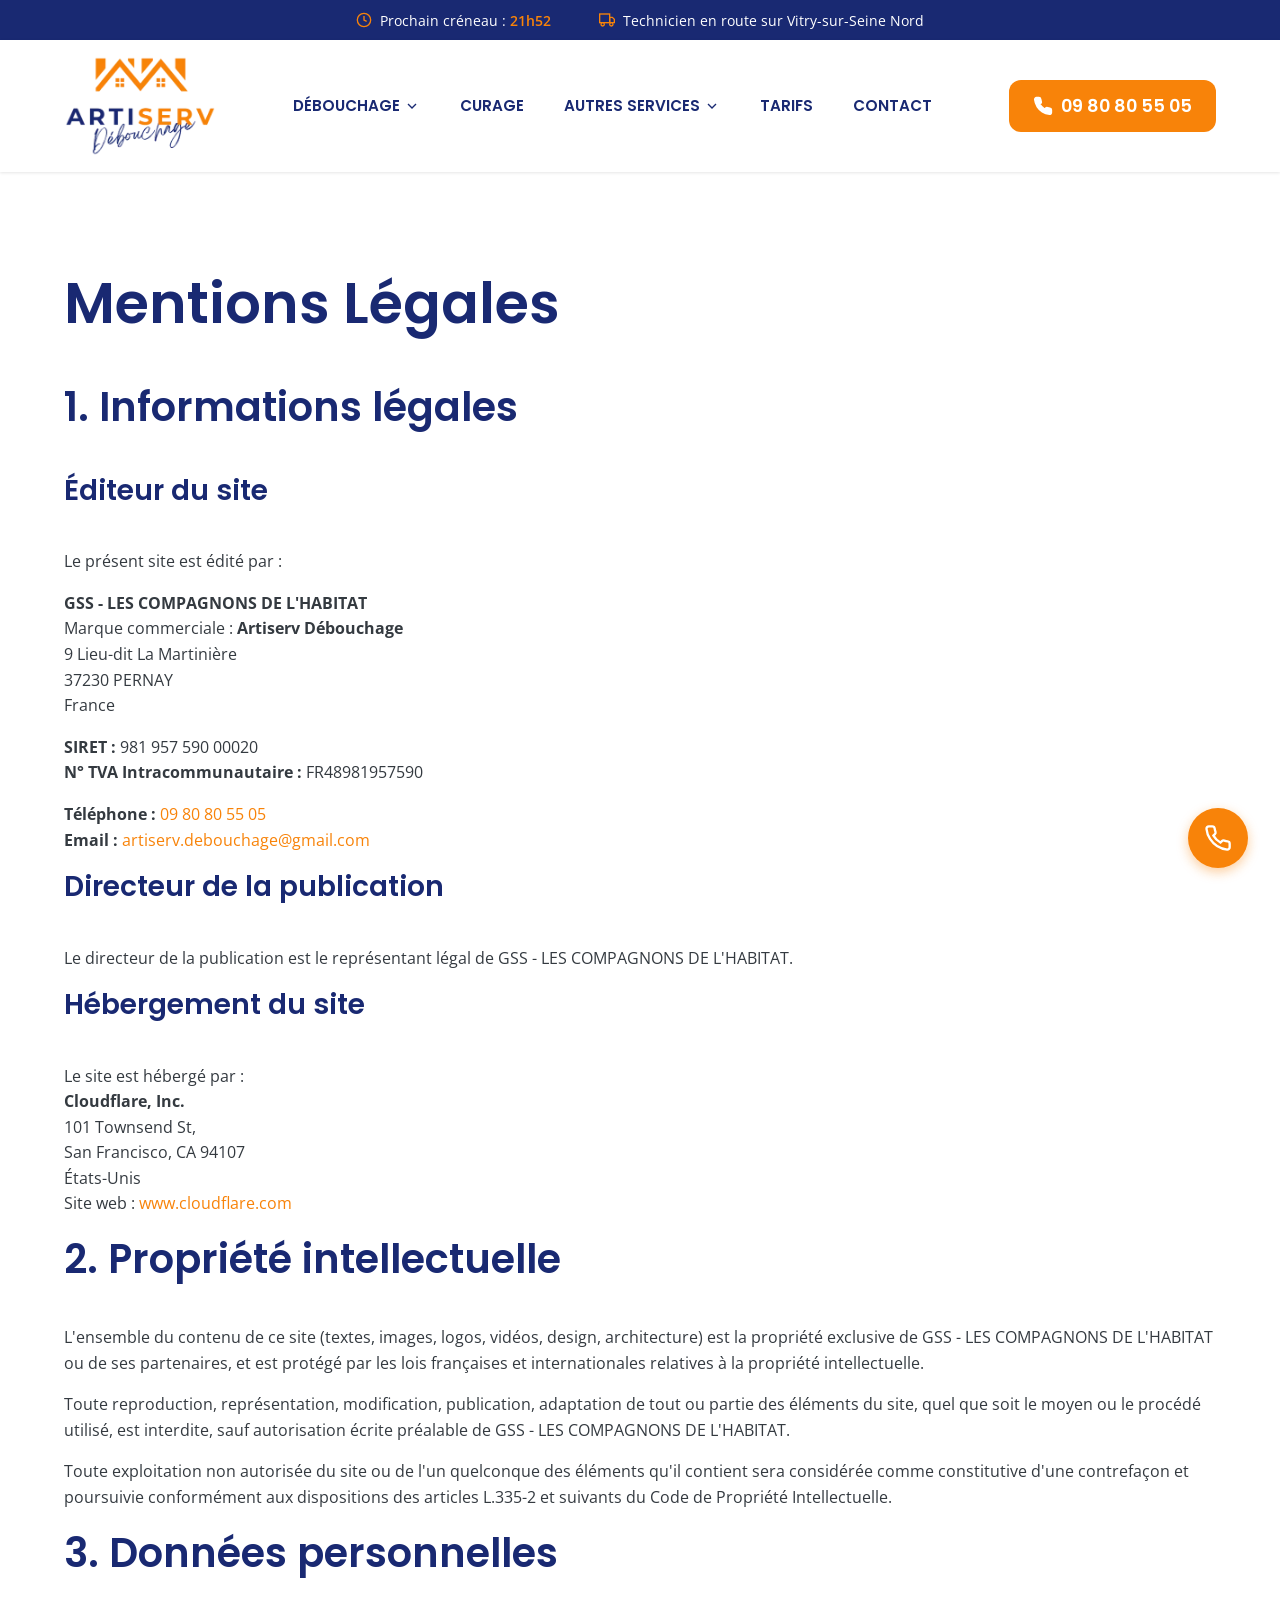
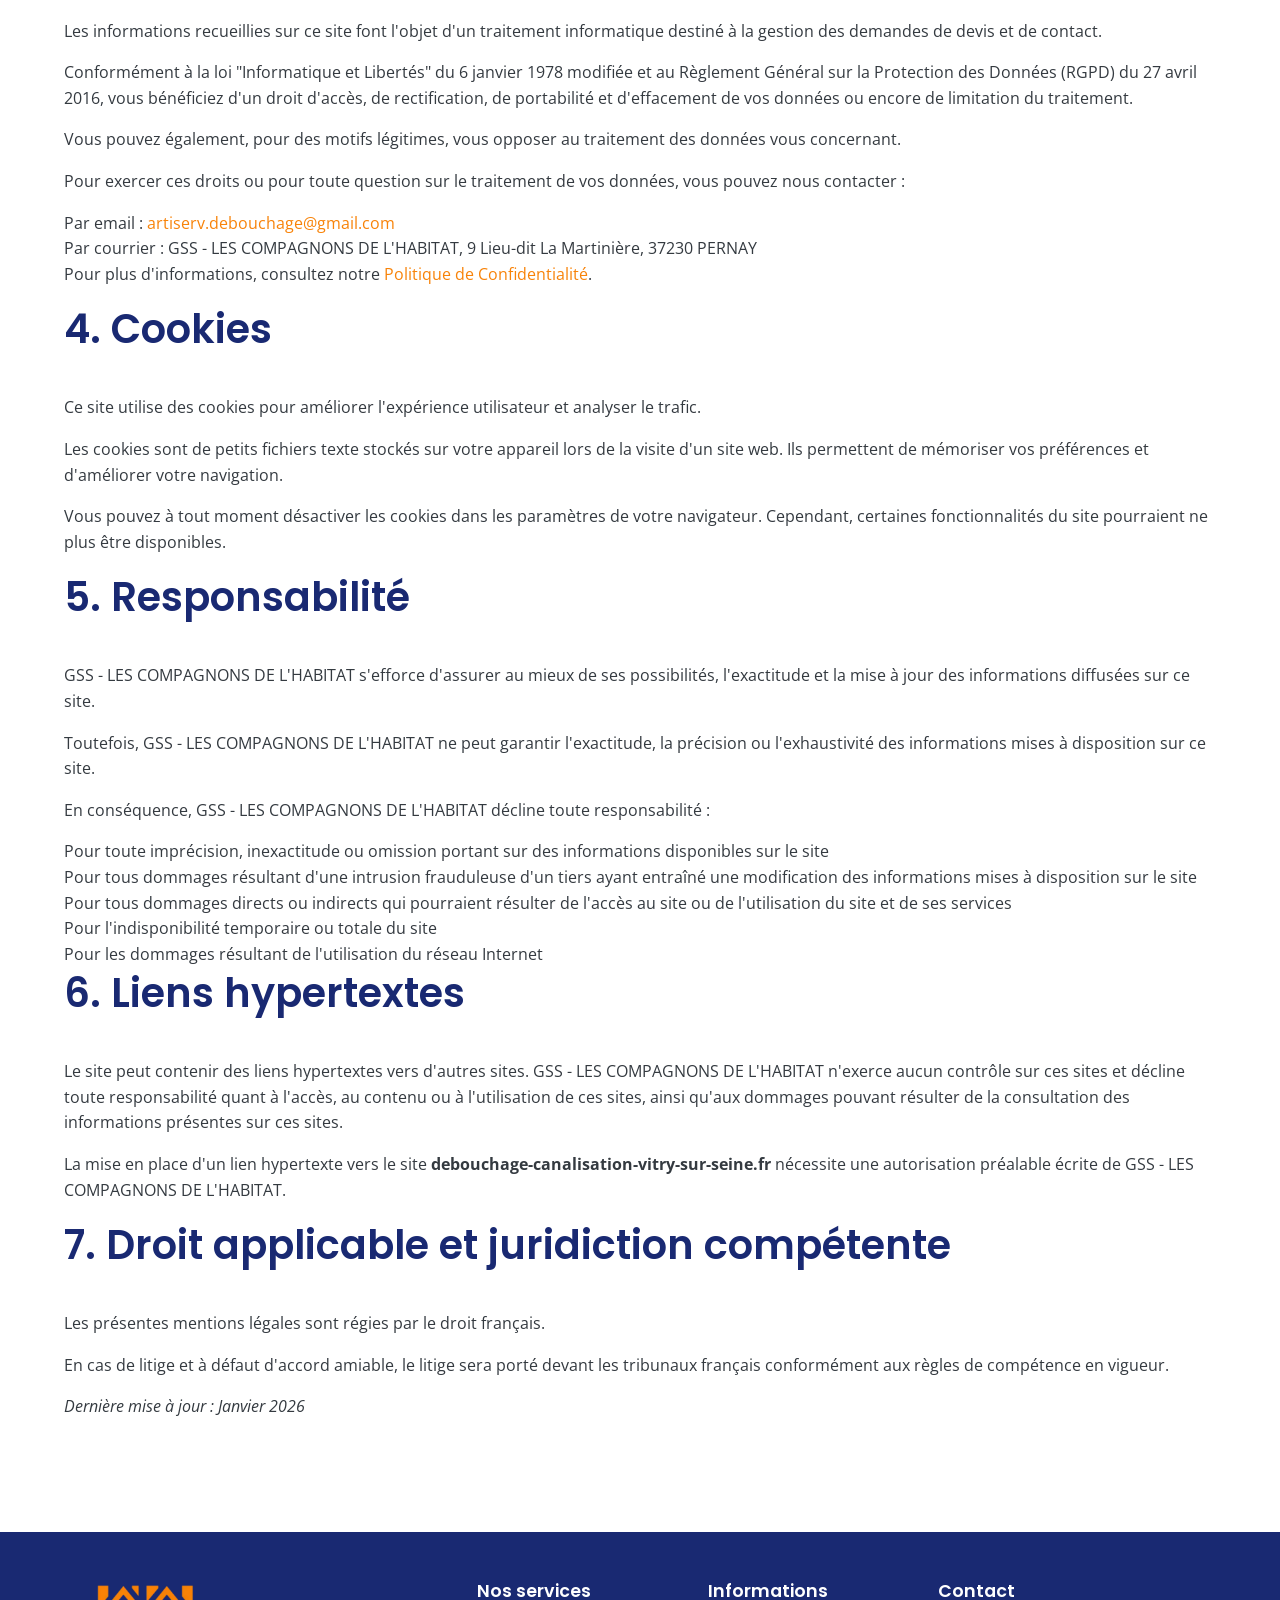
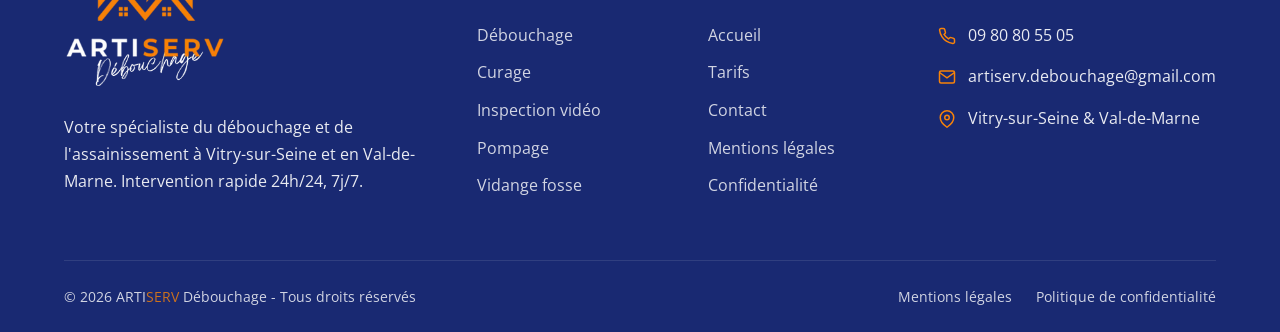
<file: mentions-legales.html>
<!DOCTYPE html>
<html lang="fr">
<head>
    <meta charset="UTF-8">
    <meta name="viewport" content="width=device-width, initial-scale=1.0">
    <title>Mentions Légales - Débouchage Canalisation Vitry-sur-Seine | Artiserv</title>
    <meta name="description" content="Mentions légales du site Artiserv Débouchage. Informations légales et coordonnées de l'entreprise GSS - Les Compagnons de l'Habitat.">
    <meta name="robots" content="noindex, follow">
    
    <!-- Favicon -->
    <link rel="icon" type="image/x-icon" href="/favicon.ico">
    <link rel="icon" type="image/png" sizes="96x96" href="/favicon-96x96.png">
    <link rel="apple-touch-icon" sizes="180x180" href="/apple-touch-icon.png">
    
    <!-- Google Fonts -->
    <link rel="preconnect" href="https://fonts.googleapis.com">
    <link rel="preconnect" href="https://fonts.gstatic.com" crossorigin>
    <link href="https://fonts.googleapis.com/css2?family=Poppins:wght@400;600;700&family=Open+Sans:wght@400;500;600&display=swap" rel="stylesheet">
    
    <!-- CSS -->
    <link rel="stylesheet" href="css/style.css">
</head>
<body>
    <!-- Top Bar -->
    <div class="top-bar">
        <div class="top-bar-content">
            <div class="top-bar-item top-bar-urgent">
                <svg xmlns="http://www.w3.org/2000/svg" viewBox="0 0 24 24" fill="none" stroke="currentColor" stroke-width="2">
                    <circle cx="12" cy="12" r="10"></circle>
                    <polyline points="12 6 12 12 16 14"></polyline>
                </svg>
                <span>Prochain créneau : <strong id="next-slot">Chargement...</strong></span>
            </div>
            <div class="top-bar-item top-bar-activity">
                <svg xmlns="http://www.w3.org/2000/svg" viewBox="0 0 24 24" fill="none" stroke="currentColor" stroke-width="2">
                    <rect x="1" y="3" width="15" height="13"></rect>
                    <polygon points="16 8 20 8 23 11 23 16 16 16 16 8"></polygon>
                    <circle cx="5.5" cy="18.5" r="2.5"></circle>
                    <circle cx="18.5" cy="18.5" r="2.5"></circle>
                </svg>
                <span id="technician-activity">Technicien en route sur Vitry-sur-Seine Nord</span>
            </div>
        </div>
    </div>

    <!-- Header -->
    <header class="header">
        <div class="header-container">
            <a href="index.html" class="logo-link">
                <img src="images/logo-artiserv-debouchage.webp" alt="Artiserv Débouchage" class="logo-img">
            </a>
            
            <!-- Bouton hamburger -->
            <button class="menu-toggle" id="menuToggle" aria-label="Menu">
                <span></span>
                <span></span>
                <span></span>
            </button>
            
            <!-- Menu desktop -->
            <nav class="nav-menu-desktop">
                <div class="nav-dropdown">
                    <a href="debouchage-canalisations.html" class="nav-dropdown-toggle">
                        Débouchage
                        <svg xmlns="http://www.w3.org/2000/svg" viewBox="0 0 24 24" fill="none" stroke="currentColor" stroke-width="2" style="width: 16px; height: 16px; margin-left: 4px;">
                            <polyline points="6 9 12 15 18 9"></polyline>
                        </svg>
                    </a>
                    <div class="nav-dropdown-menu">
                        <a href="debouchage-wc.html">Débouchage WC</a>
                        <a href="debouchage-evier.html">Débouchage évier</a>
                        <a href="debouchage-douche.html">Débouchage douche</a>
                    </div>
                </div>
                <a href="curage-canalisations.html">Curage</a>
                <div class="nav-dropdown">
                    <a href="#" class="nav-dropdown-toggle">
                        Autres services
                        <svg xmlns="http://www.w3.org/2000/svg" viewBox="0 0 24 24" fill="none" stroke="currentColor" stroke-width="2" style="width: 16px; height: 16px; margin-left: 4px;">
                            <polyline points="6 9 12 15 18 9"></polyline>
                        </svg>
                    </a>
                    <div class="nav-dropdown-menu">
                        <a href="inspection-video-canalisations.html">Inspection vidéo</a>
                        <a href="pompage-canalisations.html">Pompage</a>
                        <a href="vidange-fosse-septique.html">Vidange fosse</a>
                    </div>
                </div>
                <a href="tarifs.html">Tarifs</a>
                <a href="contact.html">Contact</a>
            </nav>
            
            <a href="tel:09 80 80 55 05" class="phone-cta">
                <svg class="phone-icon" xmlns="http://www.w3.org/2000/svg" viewBox="0 0 24 24" fill="none" stroke="currentColor" stroke-width="2">
                    <path d="M22 16.92v3a2 2 0 0 1-2.18 2 19.79 19.79 0 0 1-8.63-3.07 19.5 19.5 0 0 1-6-6 19.79 19.79 0 0 1-3.07-8.67A2 2 0 0 1 4.11 2h3a2 2 0 0 1 2 1.72 12.84 12.84 0 0 0 .7 2.81 2 2 0 0 1-.45 2.11L8.09 9.91a16 16 0 0 0 6 6l1.27-1.27a2 2 0 0 1 2.11-.45 12.84 12.84 0 0 0 2.81.7A2 2 0 0 1 22 16.92z"></path>
                </svg>
                09 80 80 55 05
            </a>
        </div>
    </header>

    <!-- Menu Overlay Full Screen -->
    <div class="menu-overlay" id="menuOverlay">
        <div class="menu-overlay-bg"></div>
        <div class="menu-overlay-content">
            <button class="menu-close" id="menuClose" aria-label="Fermer le menu">
                <svg xmlns="http://www.w3.org/2000/svg" viewBox="0 0 24 24" fill="none" stroke="currentColor" stroke-width="2">
                    <line x1="18" y1="6" x2="6" y2="18"></line>
                    <line x1="6" y1="6" x2="18" y2="18"></line>
                </svg>
            </button>
            
            <div class="menu-logo">
                <img src="images/logo-artiserv-blanc.webp" alt="Artiserv Débouchage">
            </div>
            
            <nav class="menu-nav">
                <div class="menu-link menu-link-dropdown">
                    <span class="menu-link-number">01</span>
                    <span class="menu-link-text">Débouchage</span>
                    <span class="menu-link-arrow">▼</span>
                </div>
                <div class="menu-submenu">
                    <a href="debouchage-wc.html" class="menu-sublink">
                        <span class="menu-link-number">01-1</span>
                        <span class="menu-sublink-text">Débouchage WC</span>
                    </a>
                    <a href="debouchage-evier.html" class="menu-sublink">
                        <span class="menu-link-number">01-2</span>
                        <span class="menu-sublink-text">Débouchage évier</span>
                    </a>
                    <a href="debouchage-douche.html" class="menu-sublink">
                        <span class="menu-link-number">01-3</span>
                        <span class="menu-sublink-text">Débouchage douche</span>
                    </a>
                </div>
                <a href="curage-canalisations.html" class="menu-link">
                    <span class="menu-link-number">02</span>
                    <span class="menu-link-text">Curage</span>
                    <span class="menu-link-arrow">→</span>
                </a>
                <div class="menu-link menu-link-dropdown">
                    <span class="menu-link-number">03</span>
                    <span class="menu-link-text">Autres services</span>
                    <span class="menu-link-arrow">▼</span>
                </div>
                <div class="menu-submenu">
                    <a href="inspection-video-canalisations.html" class="menu-sublink">
                        <span class="menu-link-number">03-1</span>
                        <span class="menu-sublink-text">Inspection vidéo</span>
                    </a>
                    <a href="pompage-canalisations.html" class="menu-sublink">
                        <span class="menu-link-number">03-2</span>
                        <span class="menu-sublink-text">Pompage</span>
                    </a>
                    <a href="vidange-fosse-septique.html" class="menu-sublink">
                        <span class="menu-link-number">03-3</span>
                        <span class="menu-sublink-text">Vidange fosse</span>
                    </a>
                </div>
                <a href="tarifs.html" class="menu-link">
                    <span class="menu-link-number">04</span>
                    <span class="menu-link-text">Tarifs</span>
                    <span class="menu-link-arrow">→</span>
                </a>
                <a href="contact.html" class="menu-link">
                    <span class="menu-link-number">05</span>
                    <span class="menu-link-text">Contact</span>
                    <span class="menu-link-arrow">→</span>
                </a>
            </nav>
            
            <div class="menu-cta">
                <a href="tel:09 80 80 55 05" class="menu-phone-btn">
                    <svg xmlns="http://www.w3.org/2000/svg" viewBox="0 0 24 24" fill="none" stroke="currentColor" stroke-width="2">
                        <path d="M22 16.92v3a2 2 0 0 1-2.18 2 19.79 19.79 0 0 1-8.63-3.07 19.5 19.5 0 0 1-6-6 19.79 19.79 0 0 1-3.07-8.67A2 2 0 0 1 4.11 2h3a2 2 0 0 1 2 1.72 12.84 12.84 0 0 0 .7 2.81 2 2 0 0 1-.45 2.11L8.09 9.91a16 16 0 0 0 6 6l1.27-1.27a2 2 0 0 1 2.11-.45 12.84 12.84 0 0 0 2.81.7A2 2 0 0 1 22 16.92z"></path>
                    </svg>
                    <div class="menu-phone-content">
                        <span class="menu-phone-label">Urgence 24/7</span>
                        <span class="menu-phone-number">09 80 80 55 05</span>
                    </div>
                </a>
                <div class="menu-location">
                    <svg xmlns="http://www.w3.org/2000/svg" viewBox="0 0 24 24" fill="none" stroke="currentColor" stroke-width="2">
                        <path d="M21 10c0 7-9 13-9 13s-9-6-9-13a9 9 0 0 1 18 0z"></path>
                        <circle cx="12" cy="10" r="3"></circle>
                    </svg>
                    <span>Vitry-sur-Seine, 94</span>
                </div>
            </div>
        </div>
    </div>

    <!-- Contenu Principal -->
    <main>
        <section class="section legal-page">
            <div class="container">
                <h1>Mentions Légales</h1>
                
                <div class="legal-content">
                    <h2>1. Informations légales</h2>
                    
                    <h3>Éditeur du site</h3>
                    <p>Le présent site est édité par :</p>
                    
                    <p>
                        <strong>GSS - LES COMPAGNONS DE L'HABITAT</strong><br>
                        Marque commerciale : <strong>Artiserv Débouchage</strong><br>
                        9 Lieu-dit La Martinière<br>
                        37230 PERNAY<br>
                        France
                    </p>
                    
                    <p>
                        <strong>SIRET :</strong> 981 957 590 00020<br>
                        <strong>N° TVA Intracommunautaire :</strong> FR48981957590
                    </p>
                    
                    <p>
                        <strong>Téléphone :</strong> <a href="tel:09 80 80 55 05">09 80 80 55 05</a><br>
                        <strong>Email :</strong> <a href="mailto:artiserv.debouchage@gmail.com">artiserv.debouchage@gmail.com</a>
                    </p>
                    
                    <h3>Directeur de la publication</h3>
                    <p>Le directeur de la publication est le représentant légal de GSS - LES COMPAGNONS DE L'HABITAT.</p>
                    
                    <h3>Hébergement du site</h3>
                    <p>
                        Le site est hébergé par :<br>
                        <strong>Cloudflare, Inc.</strong><br>
                        101 Townsend St,<br>
                        San Francisco, CA 94107<br>
                        États-Unis<br>
                        Site web : <a href="https://www.cloudflare.com" target="_blank" rel="noopener">www.cloudflare.com</a>
                    </p>
                    
                    <h2>2. Propriété intellectuelle</h2>
                    
                    <p>L'ensemble du contenu de ce site (textes, images, logos, vidéos, design, architecture) est la propriété exclusive de GSS - LES COMPAGNONS DE L'HABITAT ou de ses partenaires, et est protégé par les lois françaises et internationales relatives à la propriété intellectuelle.</p>
                    
                    <p>Toute reproduction, représentation, modification, publication, adaptation de tout ou partie des éléments du site, quel que soit le moyen ou le procédé utilisé, est interdite, sauf autorisation écrite préalable de GSS - LES COMPAGNONS DE L'HABITAT.</p>
                    
                    <p>Toute exploitation non autorisée du site ou de l'un quelconque des éléments qu'il contient sera considérée comme constitutive d'une contrefaçon et poursuivie conformément aux dispositions des articles L.335-2 et suivants du Code de Propriété Intellectuelle.</p>
                    
                    <h2>3. Données personnelles</h2>
                    
                    <p>Les informations recueillies sur ce site font l'objet d'un traitement informatique destiné à la gestion des demandes de devis et de contact.</p>
                    
                    <p>Conformément à la loi "Informatique et Libertés" du 6 janvier 1978 modifiée et au Règlement Général sur la Protection des Données (RGPD) du 27 avril 2016, vous bénéficiez d'un droit d'accès, de rectification, de portabilité et d'effacement de vos données ou encore de limitation du traitement.</p>
                    
                    <p>Vous pouvez également, pour des motifs légitimes, vous opposer au traitement des données vous concernant.</p>
                    
                    <p>Pour exercer ces droits ou pour toute question sur le traitement de vos données, vous pouvez nous contacter :</p>
                    <ul>
                        <li>Par email : <a href="mailto:artiserv.debouchage@gmail.com">artiserv.debouchage@gmail.com</a>
                        <li>Par courrier : GSS - LES COMPAGNONS DE L'HABITAT, 9 Lieu-dit La Martinière, 37230 PERNAY</li>
                    </ul>
                    
                    <p>Pour plus d'informations, consultez notre <a href="politique-confidentialite.html">Politique de Confidentialité</a>.</p>
                    
                    <h2>4. Cookies</h2>
                    
                    <p>Ce site utilise des cookies pour améliorer l'expérience utilisateur et analyser le trafic.</p>
                    
                    <p>Les cookies sont de petits fichiers texte stockés sur votre appareil lors de la visite d'un site web. Ils permettent de mémoriser vos préférences et d'améliorer votre navigation.</p>
                    
                    <p>Vous pouvez à tout moment désactiver les cookies dans les paramètres de votre navigateur. Cependant, certaines fonctionnalités du site pourraient ne plus être disponibles.</p>
                    
                    <h2>5. Responsabilité</h2>
                    
                    <p>GSS - LES COMPAGNONS DE L'HABITAT s'efforce d'assurer au mieux de ses possibilités, l'exactitude et la mise à jour des informations diffusées sur ce site.</p>
                    
                    <p>Toutefois, GSS - LES COMPAGNONS DE L'HABITAT ne peut garantir l'exactitude, la précision ou l'exhaustivité des informations mises à disposition sur ce site.</p>
                    
                    <p>En conséquence, GSS - LES COMPAGNONS DE L'HABITAT décline toute responsabilité :</p>
                    <ul>
                        <li>Pour toute imprécision, inexactitude ou omission portant sur des informations disponibles sur le site</li>
                        <li>Pour tous dommages résultant d'une intrusion frauduleuse d'un tiers ayant entraîné une modification des informations mises à disposition sur le site</li>
                        <li>Pour tous dommages directs ou indirects qui pourraient résulter de l'accès au site ou de l'utilisation du site et de ses services</li>
                        <li>Pour l'indisponibilité temporaire ou totale du site</li>
                        <li>Pour les dommages résultant de l'utilisation du réseau Internet</li>
                    </ul>
                    
                    <h2>6. Liens hypertextes</h2>
                    
                    <p>Le site peut contenir des liens hypertextes vers d'autres sites. GSS - LES COMPAGNONS DE L'HABITAT n'exerce aucun contrôle sur ces sites et décline toute responsabilité quant à l'accès, au contenu ou à l'utilisation de ces sites, ainsi qu'aux dommages pouvant résulter de la consultation des informations présentes sur ces sites.</p>
                    
                    <p>La mise en place d'un lien hypertexte vers le site <strong>debouchage-canalisation-vitry-sur-seine.fr</strong> nécessite une autorisation préalable écrite de GSS - LES COMPAGNONS DE L'HABITAT.</p>
                    
                    <h2>7. Droit applicable et juridiction compétente</h2>
                    
                    <p>Les présentes mentions légales sont régies par le droit français.</p>
                    
                    <p>En cas de litige et à défaut d'accord amiable, le litige sera porté devant les tribunaux français conformément aux règles de compétence en vigueur.</p>
                                       
                    <div class="legal-update">
                        <p><em>Dernière mise à jour : Janvier 2026</em></p>
                    </div>
                </div>
            </div>
        </section>
    </main>

    <!-- Footer -->
    <footer class="footer">
        <div class="container">
            <div class="footer-grid">
                <div class="footer-brand">
                    <div class="footer-logo">
                        <img src="images/logo-artiserv-blanc.webp" alt="Artiserv Débouchage">
                    </div>
                    <p>
                        Votre spécialiste du débouchage et de l'assainissement à Vitry-sur-Seine et en Val-de-Marne. 
                        Intervention rapide 24h/24, 7j/7.
                    </p>                    
                </div>
                
                <div class="footer-column">
                    <h4>Nos services</h4>
                    <ul>
                        <li><a href="debouchage-canalisations.html">Débouchage</a></li>
                        <li><a href="curage-canalisations.html">Curage</a></li>
                        <li><a href="inspection-video-canalisations.html">Inspection vidéo</a></li>
                        <li><a href="pompage-canalisations.html">Pompage</a></li>
                        <li><a href="vidange-fosse-septique.html">Vidange fosse</a></li>
                    </ul>
                </div>
                
                <div class="footer-column">
                    <h4>Informations</h4>
                    <ul>
                        <li><a href="index.html">Accueil</a></li>
                        <li><a href="tarifs.html">Tarifs</a></li>
                        <li><a href="contact.html">Contact</a></li>
                        <li><a href="mentions-legales.html">Mentions légales</a></li>
                        <li><a href="politique-confidentialite.html">Confidentialité</a></li>
                    </ul>
                </div>
                
                <div class="footer-column">
                    <h4>Contact</h4>
                    <div class="footer-contact-item">
                        <svg xmlns="http://www.w3.org/2000/svg" viewBox="0 0 24 24" fill="none" stroke="currentColor" stroke-width="2">
                            <path d="M22 16.92v3a2 2 0 0 1-2.18 2 19.79 19.79 0 0 1-8.63-3.07 19.5 19.5 0 0 1-6-6 19.79 19.79 0 0 1-3.07-8.67A2 2 0 0 1 4.11 2h3a2 2 0 0 1 2 1.72 12.84 12.84 0 0 0 .7 2.81 2 2 0 0 1-.45 2.11L8.09 9.91a16 16 0 0 0 6 6l1.27-1.27a2 2 0 0 1 2.11-.45 12.84 12.84 0 0 0 2.81.7A2 2 0 0 1 22 16.92z"></path>
                        </svg>
                        <a href="tel:09 80 80 55 05">09 80 80 55 05</a>
                    </div>
                    <div class="footer-contact-item">
                        <svg xmlns="http://www.w3.org/2000/svg" viewBox="0 0 24 24" fill="none" stroke="currentColor" stroke-width="2">
                            <path d="M4 4h16c1.1 0 2 .9 2 2v12c0 1.1-.9 2-2 2H4c-1.1 0-2-.9-2-2V6c0-1.1.9-2 2-2z"></path>
                            <polyline points="22,6 12,13 2,6"></polyline>
                        </svg>
                        <a href="mailto:artiserv.debouchage@gmail.com">artiserv.debouchage@gmail.com</a>
                    </div>
                    <div class="footer-contact-item">
                        <svg xmlns="http://www.w3.org/2000/svg" viewBox="0 0 24 24" fill="none" stroke="currentColor" stroke-width="2">
                            <path d="M21 10c0 7-9 13-9 13s-9-6-9-13a9 9 0 0 1 18 0z"></path>
                            <circle cx="12" cy="10" r="3"></circle>
                        </svg>
                        <span>Vitry-sur-Seine & Val-de-Marne</span>
                    </div>
                </div>
            </div>
            
            <div class="footer-bottom">
                <p>&copy; 2026 <span class="brand-name brand-name-inverse"><span class="arti">ARTI</span><span class="serv">SERV</span></span> Débouchage - Tous droits réservés</p>
                <div class="footer-links">
                    <a href="mentions-legales.html">Mentions légales</a>
                    <a href="politique-confidentialite.html">Politique de confidentialité</a>
                </div>
            </div>
        </div>
    </footer>

    <!-- Floating CTA -->
    <div class="floating-cta">
        <a href="tel:09 80 80 55 05" class="floating-btn" aria-label="Appeler maintenant">
            <svg xmlns="http://www.w3.org/2000/svg" viewBox="0 0 24 24" fill="none" stroke="currentColor" stroke-width="2">
                <path d="M22 16.92v3a2 2 0 0 1-2.18 2 19.79 19.79 0 0 1-8.63-3.07 19.5 19.5 0 0 1-6-6 19.79 19.79 0 0 1-3.07-8.67A2 2 0 0 1 4.11 2h3a2 2 0 0 1 2 1.72 12.84 12.84 0 0 0 .7 2.81 2 2 0 0 1-.45 2.11L8.09 9.91a16 16 0 0 0 6 6l1.27-1.27a2 2 0 0 1 2.11-.45 12.84 12.84 0 0 0 2.81.7A2 2 0 0 1 22 16.92z"></path>
            </svg>
        </a>
    </div>

    <!-- JavaScript -->
    <script src="js/main.js"></script>
</body>
</html>
</file>
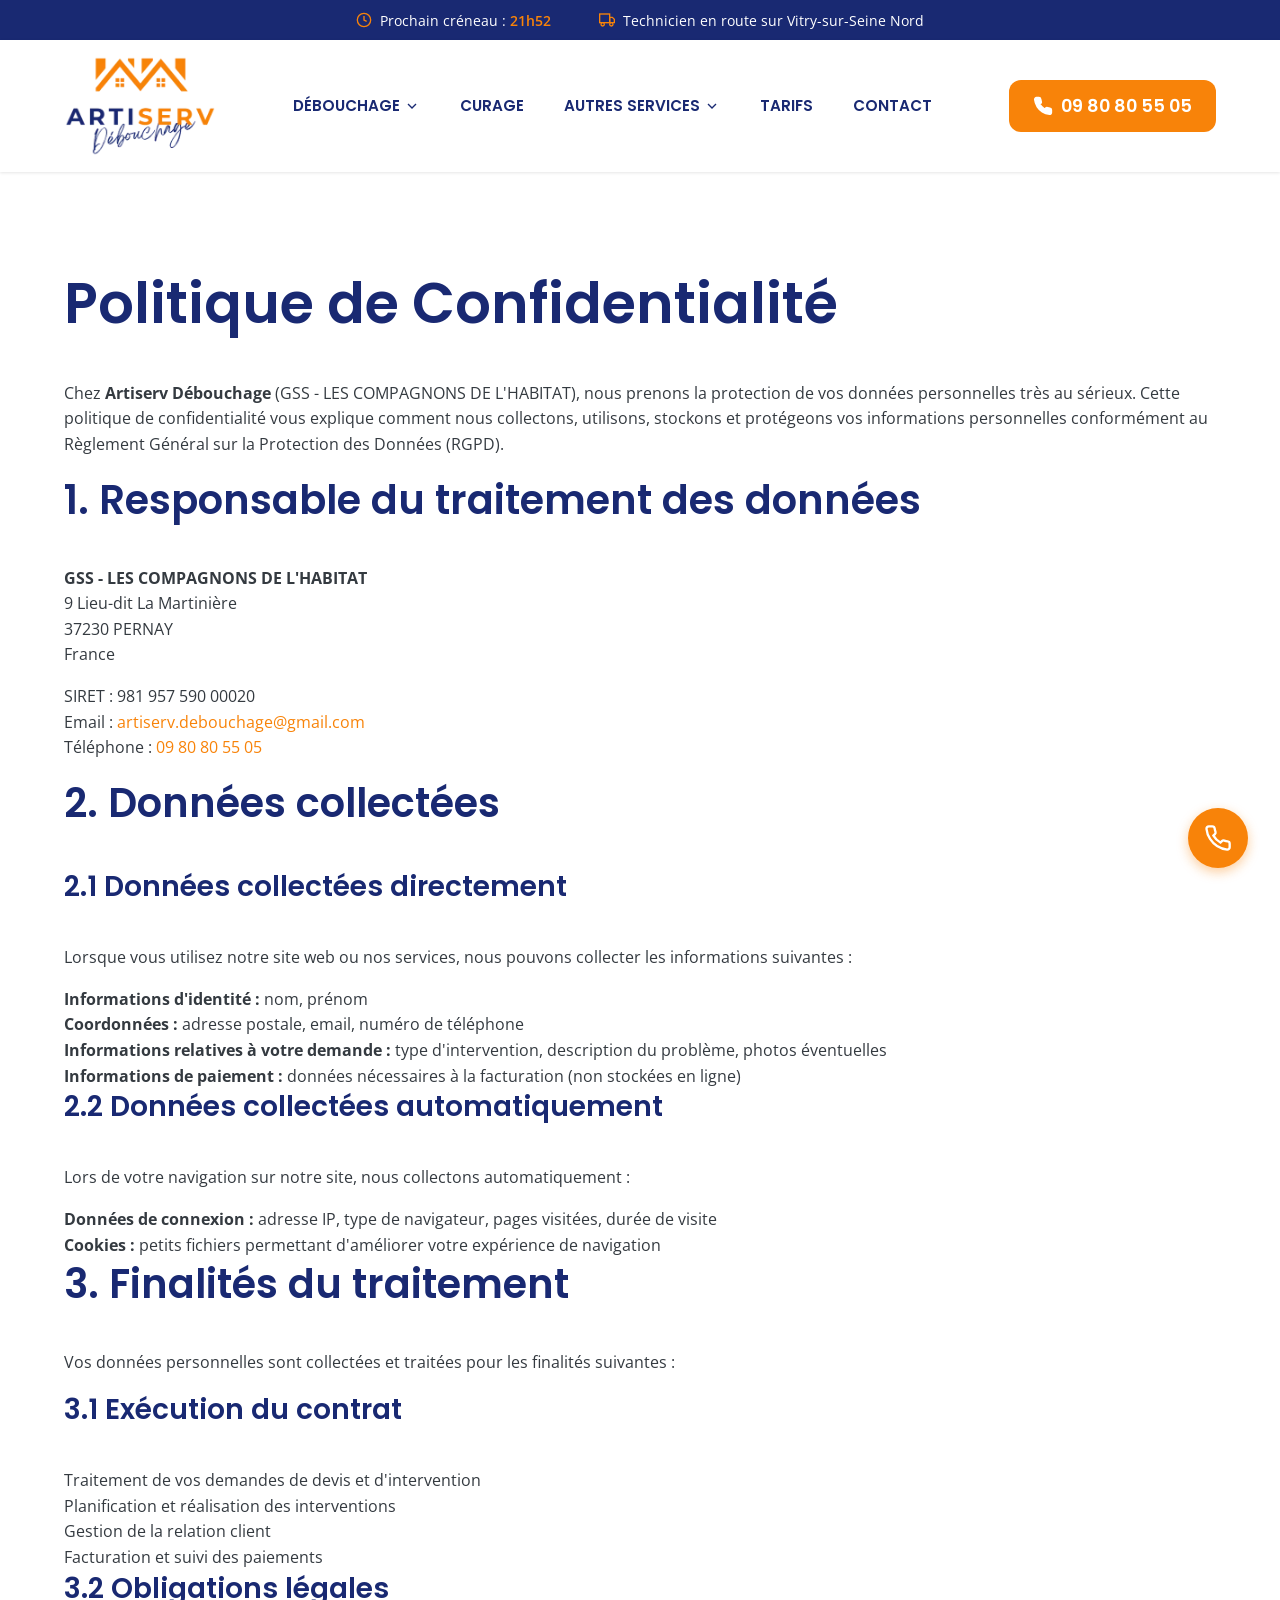
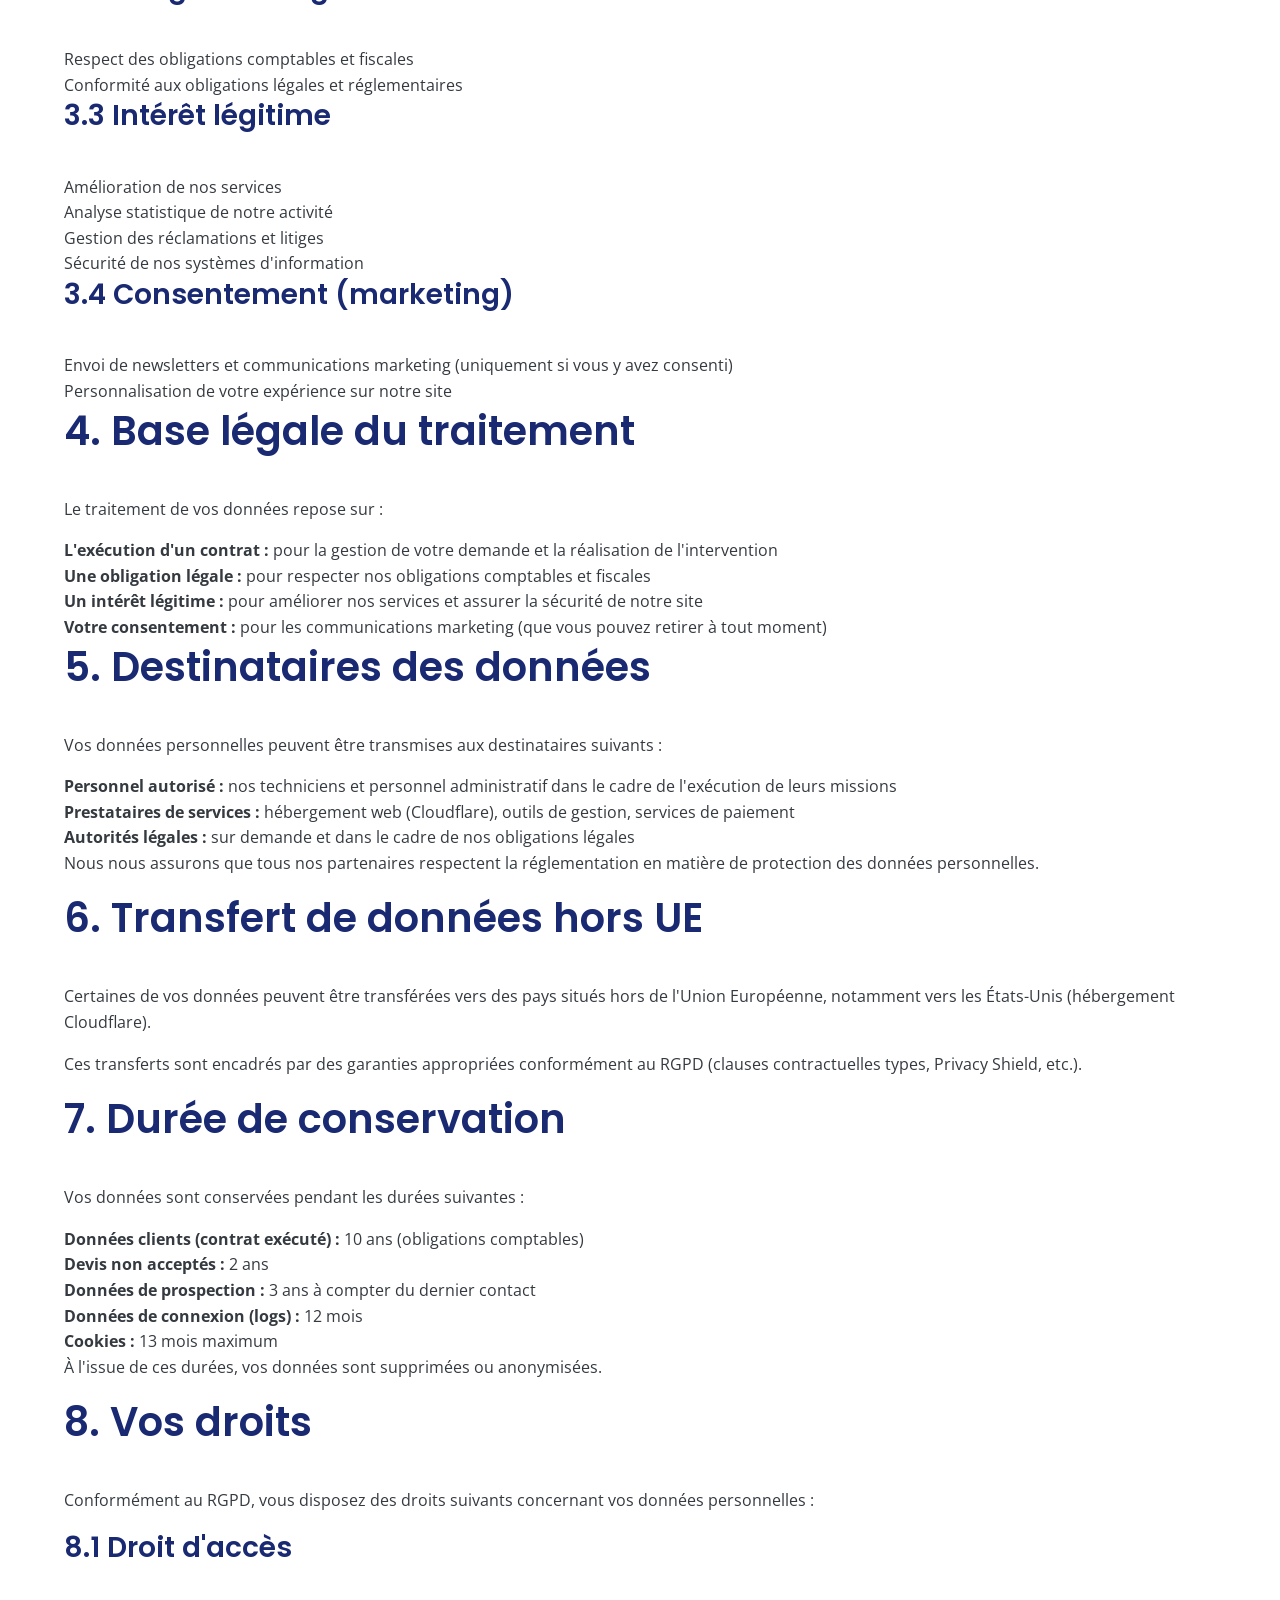
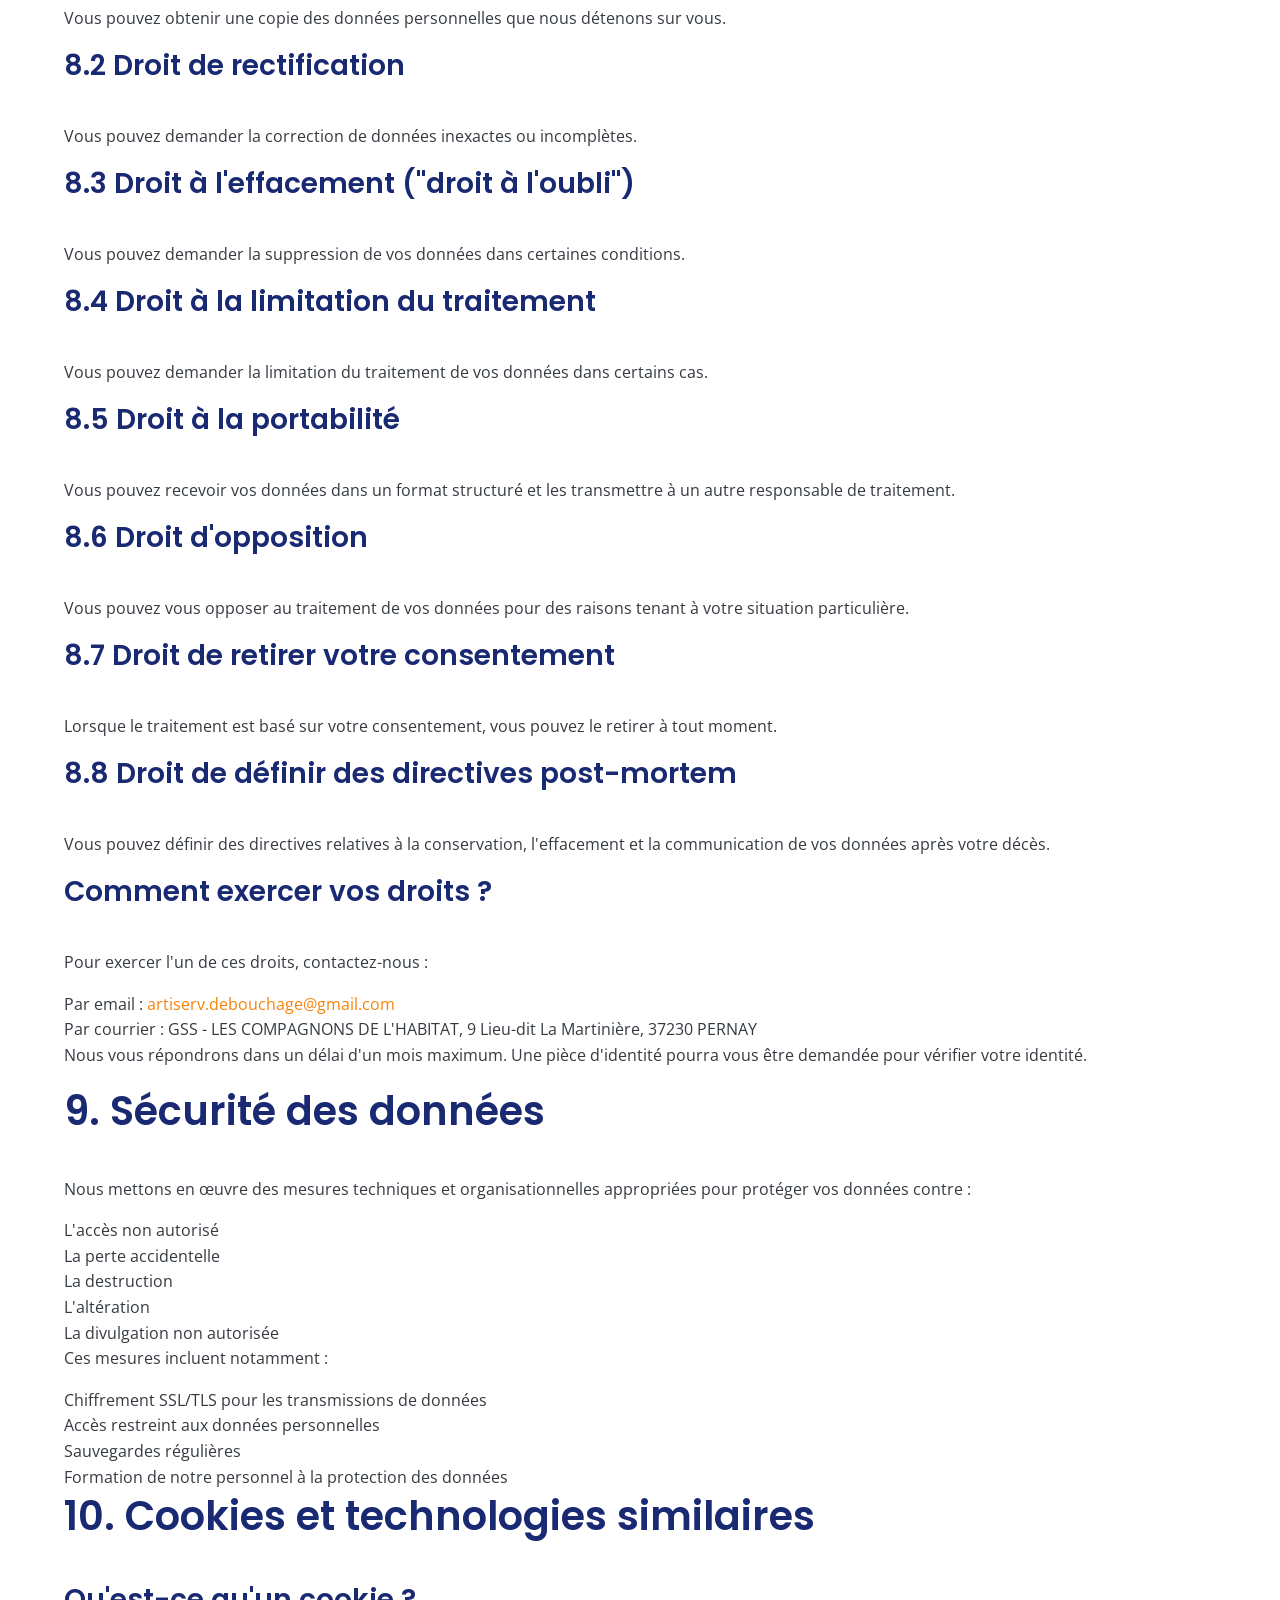
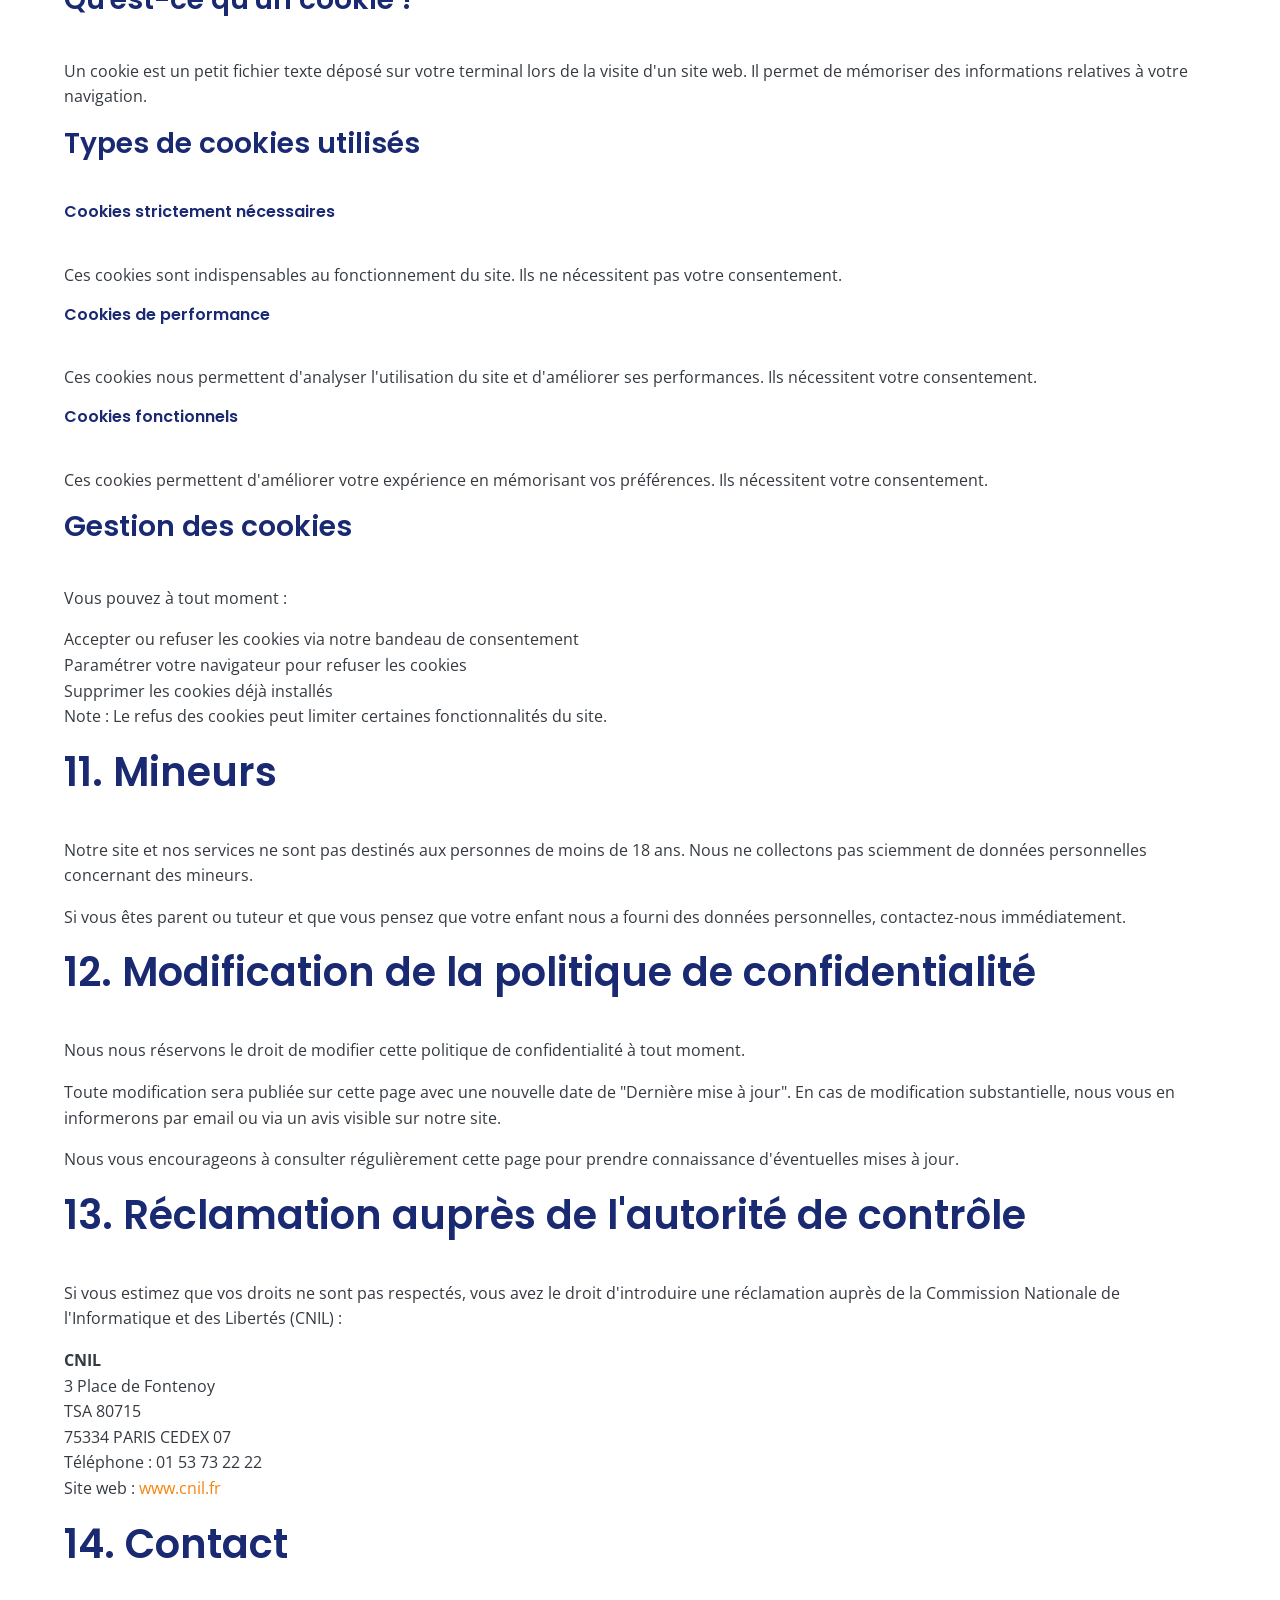
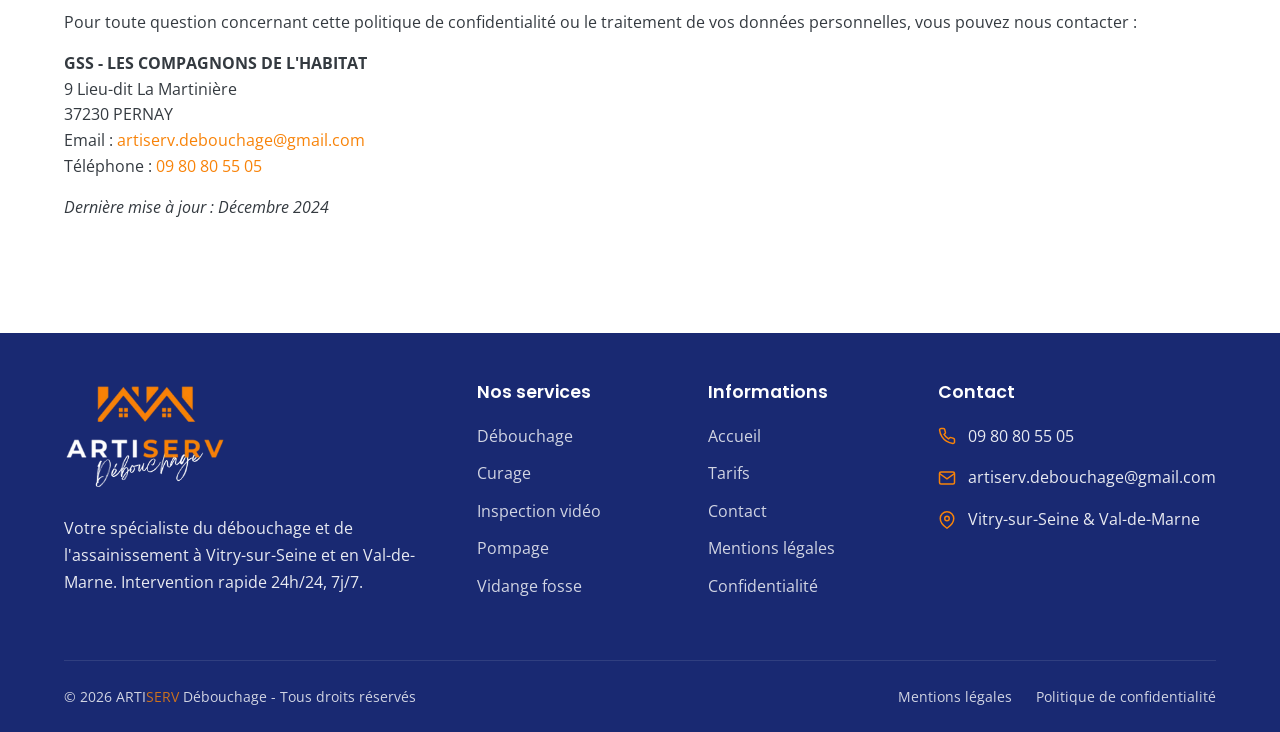
<file: politique-confidentialite.html>
<!DOCTYPE html>
<html lang="fr">
<head>
    <meta charset="UTF-8">
    <meta name="viewport" content="width=device-width, initial-scale=1.0">
    <title>Politique de Confidentialité - Débouchage Canalisation Vitry-sur-Seine | Artiserv</title>
    <meta name="description" content="Politique de confidentialité et protection des données personnelles d'Artiserv Débouchage. Conformité RGPD.">
    
    <!-- Favicon -->
    <link rel="icon" type="image/x-icon" href="/favicon.ico">
    <link rel="icon" type="image/png" sizes="96x96" href="/favicon-96x96.png">
    <link rel="apple-touch-icon" sizes="180x180" href="/apple-touch-icon.png">
    
    <!-- Bloquer l'indexation Google -->
    <meta name="robots" content="noindex, follow">
    
    <!-- Google Fonts -->
    <link rel="preconnect" href="https://fonts.googleapis.com">
    <link rel="preconnect" href="https://fonts.gstatic.com" crossorigin>
    <link href="https://fonts.googleapis.com/css2?family=Poppins:wght@400;600;700&family=Open+Sans:wght@400;500;600&display=swap" rel="stylesheet">
    
    <!-- CSS -->
    <link rel="stylesheet" href="css/style.css">
</head>
<body>
    <!-- Top Bar -->
    <div class="top-bar">
        <div class="top-bar-content">
            <div class="top-bar-item top-bar-urgent">
                <svg xmlns="http://www.w3.org/2000/svg" viewBox="0 0 24 24" fill="none" stroke="currentColor" stroke-width="2">
                    <circle cx="12" cy="12" r="10"></circle>
                    <polyline points="12 6 12 12 16 14"></polyline>
                </svg>
                <span>Prochain créneau : <strong id="next-slot">Chargement...</strong></span>
            </div>
            <div class="top-bar-item top-bar-activity">
                <svg xmlns="http://www.w3.org/2000/svg" viewBox="0 0 24 24" fill="none" stroke="currentColor" stroke-width="2">
                    <rect x="1" y="3" width="15" height="13"></rect>
                    <polygon points="16 8 20 8 23 11 23 16 16 16 16 8"></polygon>
                    <circle cx="5.5" cy="18.5" r="2.5"></circle>
                    <circle cx="18.5" cy="18.5" r="2.5"></circle>
                </svg>
                <span id="technician-activity">Technicien en route sur Vitry-sur-Seine Nord</span>
            </div>
        </div>
    </div>

    <!-- Header -->
    <header class="header">
        <div class="header-container">
            <a href="index.html" class="logo-link">
                <img src="images/logo-artiserv-debouchage.webp" alt="Artiserv Débouchage" class="logo-img">
            </a>
            
            <!-- Bouton hamburger -->
            <button class="menu-toggle" id="menuToggle" aria-label="Menu">
                <span></span>
                <span></span>
                <span></span>
            </button>
            
            <!-- Menu desktop -->
            <nav class="nav-menu-desktop">
                <div class="nav-dropdown">
                    <a href="debouchage-canalisations.html" class="nav-dropdown-toggle">
                        Débouchage
                        <svg xmlns="http://www.w3.org/2000/svg" viewBox="0 0 24 24" fill="none" stroke="currentColor" stroke-width="2" style="width: 16px; height: 16px; margin-left: 4px;">
                            <polyline points="6 9 12 15 18 9"></polyline>
                        </svg>
                    </a>
                    <div class="nav-dropdown-menu">
                        <a href="debouchage-wc.html">Débouchage WC</a>
                        <a href="debouchage-evier.html">Débouchage évier</a>
                        <a href="debouchage-douche.html">Débouchage douche</a>
                    </div>
                </div>
                <a href="curage-canalisations.html">Curage</a>
                <div class="nav-dropdown">
                    <a href="#" class="nav-dropdown-toggle">
                        Autres services
                        <svg xmlns="http://www.w3.org/2000/svg" viewBox="0 0 24 24" fill="none" stroke="currentColor" stroke-width="2" style="width: 16px; height: 16px; margin-left: 4px;">
                            <polyline points="6 9 12 15 18 9"></polyline>
                        </svg>
                    </a>
                    <div class="nav-dropdown-menu">
                        <a href="inspection-video-canalisations.html">Inspection vidéo</a>
                        <a href="pompage-canalisations.html">Pompage</a>
                        <a href="vidange-fosse-septique.html">Vidange fosse</a>
                    </div>
                </div>
                <a href="tarifs.html">Tarifs</a>
                <a href="contact.html">Contact</a>
            </nav>
            
            <a href="tel:09 80 80 55 05" class="phone-cta">
                <svg class="phone-icon" xmlns="http://www.w3.org/2000/svg" viewBox="0 0 24 24" fill="none" stroke="currentColor" stroke-width="2">
                    <path d="M22 16.92v3a2 2 0 0 1-2.18 2 19.79 19.79 0 0 1-8.63-3.07 19.5 19.5 0 0 1-6-6 19.79 19.79 0 0 1-3.07-8.67A2 2 0 0 1 4.11 2h3a2 2 0 0 1 2 1.72 12.84 12.84 0 0 0 .7 2.81 2 2 0 0 1-.45 2.11L8.09 9.91a16 16 0 0 0 6 6l1.27-1.27a2 2 0 0 1 2.11-.45 12.84 12.84 0 0 0 2.81.7A2 2 0 0 1 22 16.92z"></path>
                </svg>
                09 80 80 55 05
            </a>
        </div>
    </header>

    <!-- Menu Overlay Full Screen -->
    <div class="menu-overlay" id="menuOverlay">
        <div class="menu-overlay-bg"></div>
        <div class="menu-overlay-content">
            <button class="menu-close" id="menuClose" aria-label="Fermer le menu">
                <svg xmlns="http://www.w3.org/2000/svg" viewBox="0 0 24 24" fill="none" stroke="currentColor" stroke-width="2">
                    <line x1="18" y1="6" x2="6" y2="18"></line>
                    <line x1="6" y1="6" x2="18" y2="18"></line>
                </svg>
            </button>
            
            <div class="menu-logo">
                <img src="images/logo-artiserv-blanc.webp" alt="Artiserv Débouchage">
            </div>
            
            <nav class="menu-nav">
                <div class="menu-link menu-link-dropdown">
                    <span class="menu-link-number">01</span>
                    <span class="menu-link-text">Débouchage</span>
                    <span class="menu-link-arrow">▼</span>
                </div>
                <div class="menu-submenu">
                    <a href="debouchage-wc.html" class="menu-sublink">
                        <span class="menu-link-number">01-1</span>
                        <span class="menu-sublink-text">Débouchage WC</span>
                    </a>
                    <a href="debouchage-evier.html" class="menu-sublink">
                        <span class="menu-link-number">01-2</span>
                        <span class="menu-sublink-text">Débouchage évier</span>
                    </a>
                    <a href="debouchage-douche.html" class="menu-sublink">
                        <span class="menu-link-number">01-3</span>
                        <span class="menu-sublink-text">Débouchage douche</span>
                    </a>
                </div>
                <a href="curage-canalisations.html" class="menu-link">
                    <span class="menu-link-number">02</span>
                    <span class="menu-link-text">Curage</span>
                    <span class="menu-link-arrow">→</span>
                </a>
                <div class="menu-link menu-link-dropdown">
                    <span class="menu-link-number">03</span>
                    <span class="menu-link-text">Autres services</span>
                    <span class="menu-link-arrow">▼</span>
                </div>
                <div class="menu-submenu">
                    <a href="inspection-video-canalisations.html" class="menu-sublink">
                        <span class="menu-link-number">03-1</span>
                        <span class="menu-sublink-text">Inspection vidéo</span>
                    </a>
                    <a href="pompage-canalisations.html" class="menu-sublink">
                        <span class="menu-link-number">03-2</span>
                        <span class="menu-sublink-text">Pompage</span>
                    </a>
                    <a href="vidange-fosse-septique.html" class="menu-sublink">
                        <span class="menu-link-number">03-3</span>
                        <span class="menu-sublink-text">Vidange fosse</span>
                    </a>
                </div>
                <a href="tarifs.html" class="menu-link">
                    <span class="menu-link-number">04</span>
                    <span class="menu-link-text">Tarifs</span>
                    <span class="menu-link-arrow">→</span>
                </a>
                <a href="contact.html" class="menu-link">
                    <span class="menu-link-number">05</span>
                    <span class="menu-link-text">Contact</span>
                    <span class="menu-link-arrow">→</span>
                </a>
            </nav>
            
            <div class="menu-cta">
                <a href="tel:09 80 80 55 05" class="menu-phone-btn">
                    <svg xmlns="http://www.w3.org/2000/svg" viewBox="0 0 24 24" fill="none" stroke="currentColor" stroke-width="2">
                        <path d="M22 16.92v3a2 2 0 0 1-2.18 2 19.79 19.79 0 0 1-8.63-3.07 19.5 19.5 0 0 1-6-6 19.79 19.79 0 0 1-3.07-8.67A2 2 0 0 1 4.11 2h3a2 2 0 0 1 2 1.72 12.84 12.84 0 0 0 .7 2.81 2 2 0 0 1-.45 2.11L8.09 9.91a16 16 0 0 0 6 6l1.27-1.27a2 2 0 0 1 2.11-.45 12.84 12.84 0 0 0 2.81.7A2 2 0 0 1 22 16.92z"></path>
                    </svg>
                    <div class="menu-phone-content">
                        <span class="menu-phone-label">Urgence 24/7</span>
                        <span class="menu-phone-number">09 80 80 55 05</span>
                    </div>
                </a>
                <div class="menu-location">
                    <svg xmlns="http://www.w3.org/2000/svg" viewBox="0 0 24 24" fill="none" stroke="currentColor" stroke-width="2">
                        <path d="M21 10c0 7-9 13-9 13s-9-6-9-13a9 9 0 0 1 18 0z"></path>
                        <circle cx="12" cy="10" r="3"></circle>
                    </svg>
                    <span>Vitry-sur-Seine, 94</span>
                </div>
            </div>
        </div>
    </div>

    <!-- Contenu Principal -->
    <main>
        <section class="section legal-page">
            <div class="container">
                <h1>Politique de Confidentialité</h1>
                
                <div class="legal-content">
                    <p class="intro-text">
                        Chez <strong>Artiserv Débouchage</strong> (GSS - LES COMPAGNONS DE L'HABITAT), nous prenons la protection de vos données personnelles très au sérieux. Cette politique de confidentialité vous explique comment nous collectons, utilisons, stockons et protégeons vos informations personnelles conformément au Règlement Général sur la Protection des Données (RGPD).
                    </p>
                    
                    <h2>1. Responsable du traitement des données</h2>
                    
                    <p>
                        <strong>GSS - LES COMPAGNONS DE L'HABITAT</strong><br>
                        9 Lieu-dit La Martinière<br>
                        37230 PERNAY<br>
                        France
                    </p>
                    
                    <p>
                        SIRET : 981 957 590 00020<br>
                        Email : <a href="mailto:artiserv.debouchage@gmail.com">artiserv.debouchage@gmail.com</a><br>
                        Téléphone : <a href="tel:09 80 80 55 05">09 80 80 55 05</a>
                    </p>
                    
                    <h2>2. Données collectées</h2>
                    
                    <h3>2.1 Données collectées directement</h3>
                    <p>Lorsque vous utilisez notre site web ou nos services, nous pouvons collecter les informations suivantes :</p>
                    <ul>
                        <li><strong>Informations d'identité :</strong> nom, prénom</li>
                        <li><strong>Coordonnées :</strong> adresse postale, email, numéro de téléphone</li>
                        <li><strong>Informations relatives à votre demande :</strong> type d'intervention, description du problème, photos éventuelles</li>
                        <li><strong>Informations de paiement :</strong> données nécessaires à la facturation (non stockées en ligne)</li>
                    </ul>
                    
                    <h3>2.2 Données collectées automatiquement</h3>
                    <p>Lors de votre navigation sur notre site, nous collectons automatiquement :</p>
                    <ul>
                        <li><strong>Données de connexion :</strong> adresse IP, type de navigateur, pages visitées, durée de visite</li>
                        <li><strong>Cookies :</strong> petits fichiers permettant d'améliorer votre expérience de navigation</li>
                    </ul>
                    
                    <h2>3. Finalités du traitement</h2>
                    
                    <p>Vos données personnelles sont collectées et traitées pour les finalités suivantes :</p>
                    
                    <h3>3.1 Exécution du contrat</h3>
                    <ul>
                        <li>Traitement de vos demandes de devis et d'intervention</li>
                        <li>Planification et réalisation des interventions</li>
                        <li>Gestion de la relation client</li>
                        <li>Facturation et suivi des paiements</li>
                    </ul>
                    
                    <h3>3.2 Obligations légales</h3>
                    <ul>
                        <li>Respect des obligations comptables et fiscales</li>
                        <li>Conformité aux obligations légales et réglementaires</li>
                    </ul>
                    
                    <h3>3.3 Intérêt légitime</h3>
                    <ul>
                        <li>Amélioration de nos services</li>
                        <li>Analyse statistique de notre activité</li>
                        <li>Gestion des réclamations et litiges</li>
                        <li>Sécurité de nos systèmes d'information</li>
                    </ul>
                    
                    <h3>3.4 Consentement (marketing)</h3>
                    <ul>
                        <li>Envoi de newsletters et communications marketing (uniquement si vous y avez consenti)</li>
                        <li>Personnalisation de votre expérience sur notre site</li>
                    </ul>
                    
                    <h2>4. Base légale du traitement</h2>
                    
                    <p>Le traitement de vos données repose sur :</p>
                    <ul>
                        <li><strong>L'exécution d'un contrat :</strong> pour la gestion de votre demande et la réalisation de l'intervention</li>
                        <li><strong>Une obligation légale :</strong> pour respecter nos obligations comptables et fiscales</li>
                        <li><strong>Un intérêt légitime :</strong> pour améliorer nos services et assurer la sécurité de notre site</li>
                        <li><strong>Votre consentement :</strong> pour les communications marketing (que vous pouvez retirer à tout moment)</li>
                    </ul>
                    
                    <h2>5. Destinataires des données</h2>
                    
                    <p>Vos données personnelles peuvent être transmises aux destinataires suivants :</p>
                    <ul>
                        <li><strong>Personnel autorisé :</strong> nos techniciens et personnel administratif dans le cadre de l'exécution de leurs missions</li>
                        <li><strong>Prestataires de services :</strong> hébergement web (Cloudflare), outils de gestion, services de paiement</li>
                        <li><strong>Autorités légales :</strong> sur demande et dans le cadre de nos obligations légales</li>
                    </ul>
                    
                    <p>Nous nous assurons que tous nos partenaires respectent la réglementation en matière de protection des données personnelles.</p>
                    
                    <h2>6. Transfert de données hors UE</h2>
                    
                    <p>Certaines de vos données peuvent être transférées vers des pays situés hors de l'Union Européenne, notamment vers les États-Unis (hébergement Cloudflare).</p>
                    
                    <p>Ces transferts sont encadrés par des garanties appropriées conformément au RGPD (clauses contractuelles types, Privacy Shield, etc.).</p>
                    
                    <h2>7. Durée de conservation</h2>
                    
                    <p>Vos données sont conservées pendant les durées suivantes :</p>
                    <ul>
                        <li><strong>Données clients (contrat exécuté) :</strong> 10 ans (obligations comptables)</li>
                        <li><strong>Devis non acceptés :</strong> 2 ans</li>
                        <li><strong>Données de prospection :</strong> 3 ans à compter du dernier contact</li>
                        <li><strong>Données de connexion (logs) :</strong> 12 mois</li>
                        <li><strong>Cookies :</strong> 13 mois maximum</li>
                    </ul>
                    
                    <p>À l'issue de ces durées, vos données sont supprimées ou anonymisées.</p>
                    
                    <h2>8. Vos droits</h2>
                    
                    <p>Conformément au RGPD, vous disposez des droits suivants concernant vos données personnelles :</p>
                    
                    <h3>8.1 Droit d'accès</h3>
                    <p>Vous pouvez obtenir une copie des données personnelles que nous détenons sur vous.</p>
                    
                    <h3>8.2 Droit de rectification</h3>
                    <p>Vous pouvez demander la correction de données inexactes ou incomplètes.</p>
                    
                    <h3>8.3 Droit à l'effacement ("droit à l'oubli")</h3>
                    <p>Vous pouvez demander la suppression de vos données dans certaines conditions.</p>
                    
                    <h3>8.4 Droit à la limitation du traitement</h3>
                    <p>Vous pouvez demander la limitation du traitement de vos données dans certains cas.</p>
                    
                    <h3>8.5 Droit à la portabilité</h3>
                    <p>Vous pouvez recevoir vos données dans un format structuré et les transmettre à un autre responsable de traitement.</p>
                    
                    <h3>8.6 Droit d'opposition</h3>
                    <p>Vous pouvez vous opposer au traitement de vos données pour des raisons tenant à votre situation particulière.</p>
                    
                    <h3>8.7 Droit de retirer votre consentement</h3>
                    <p>Lorsque le traitement est basé sur votre consentement, vous pouvez le retirer à tout moment.</p>
                    
                    <h3>8.8 Droit de définir des directives post-mortem</h3>
                    <p>Vous pouvez définir des directives relatives à la conservation, l'effacement et la communication de vos données après votre décès.</p>
                    
                    <h3>Comment exercer vos droits ?</h3>
                    <p>Pour exercer l'un de ces droits, contactez-nous :</p>
                    <ul>
                        <li>Par email : <a href="mailto:artiserv.debouchage@gmail.com">artiserv.debouchage@gmail.com</a></li>
                        <li>Par courrier : GSS - LES COMPAGNONS DE L'HABITAT, 9 Lieu-dit La Martinière, 37230 PERNAY</li>
                    </ul>
                    
                    <p>Nous vous répondrons dans un délai d'un mois maximum. Une pièce d'identité pourra vous être demandée pour vérifier votre identité.</p>
                    
                    <h2>9. Sécurité des données</h2>
                    
                    <p>Nous mettons en œuvre des mesures techniques et organisationnelles appropriées pour protéger vos données contre :</p>
                    <ul>
                        <li>L'accès non autorisé</li>
                        <li>La perte accidentelle</li>
                        <li>La destruction</li>
                        <li>L'altération</li>
                        <li>La divulgation non autorisée</li>
                    </ul>
                    
                    <p>Ces mesures incluent notamment :</p>
                    <ul>
                        <li>Chiffrement SSL/TLS pour les transmissions de données</li>
                        <li>Accès restreint aux données personnelles</li>
                        <li>Sauvegardes régulières</li>
                        <li>Formation de notre personnel à la protection des données</li>
                    </ul>
                    
                    <h2>10. Cookies et technologies similaires</h2>
                    
                    <h3>Qu'est-ce qu'un cookie ?</h3>
                    <p>Un cookie est un petit fichier texte déposé sur votre terminal lors de la visite d'un site web. Il permet de mémoriser des informations relatives à votre navigation.</p>
                    
                    <h3>Types de cookies utilisés</h3>
                    
                    <h4>Cookies strictement nécessaires</h4>
                    <p>Ces cookies sont indispensables au fonctionnement du site. Ils ne nécessitent pas votre consentement.</p>
                    
                    <h4>Cookies de performance</h4>
                    <p>Ces cookies nous permettent d'analyser l'utilisation du site et d'améliorer ses performances. Ils nécessitent votre consentement.</p>
                    
                    <h4>Cookies fonctionnels</h4>
                    <p>Ces cookies permettent d'améliorer votre expérience en mémorisant vos préférences. Ils nécessitent votre consentement.</p>
                    
                    <h3>Gestion des cookies</h3>
                    <p>Vous pouvez à tout moment :</p>
                    <ul>
                        <li>Accepter ou refuser les cookies via notre bandeau de consentement</li>
                        <li>Paramétrer votre navigateur pour refuser les cookies</li>
                        <li>Supprimer les cookies déjà installés</li>
                    </ul>
                    
                    <p>Note : Le refus des cookies peut limiter certaines fonctionnalités du site.</p>
                    
                    <h2>11. Mineurs</h2>
                    
                    <p>Notre site et nos services ne sont pas destinés aux personnes de moins de 18 ans. Nous ne collectons pas sciemment de données personnelles concernant des mineurs.</p>
                    
                    <p>Si vous êtes parent ou tuteur et que vous pensez que votre enfant nous a fourni des données personnelles, contactez-nous immédiatement.</p>
                    
                    <h2>12. Modification de la politique de confidentialité</h2>
                    
                    <p>Nous nous réservons le droit de modifier cette politique de confidentialité à tout moment.</p>
                    
                    <p>Toute modification sera publiée sur cette page avec une nouvelle date de "Dernière mise à jour". En cas de modification substantielle, nous vous en informerons par email ou via un avis visible sur notre site.</p>
                    
                    <p>Nous vous encourageons à consulter régulièrement cette page pour prendre connaissance d'éventuelles mises à jour.</p>
                    
                    <h2>13. Réclamation auprès de l'autorité de contrôle</h2>
                    
                    <p>Si vous estimez que vos droits ne sont pas respectés, vous avez le droit d'introduire une réclamation auprès de la Commission Nationale de l'Informatique et des Libertés (CNIL) :</p>
                    
                    <p>
                        <strong>CNIL</strong><br>
                        3 Place de Fontenoy<br>
                        TSA 80715<br>
                        75334 PARIS CEDEX 07<br>
                        Téléphone : 01 53 73 22 22<br>
                        Site web : <a href="https://www.cnil.fr" target="_blank" rel="noopener">www.cnil.fr</a>
                    </p>
                    
                    <h2>14. Contact</h2>
                    
                    <p>Pour toute question concernant cette politique de confidentialité ou le traitement de vos données personnelles, vous pouvez nous contacter :</p>
                    
                    <p>
                        <strong>GSS - LES COMPAGNONS DE L'HABITAT</strong><br>
                        9 Lieu-dit La Martinière<br>
                        37230 PERNAY<br>
                        Email : <a href="mailto:artiserv.debouchage@gmail.com">artiserv.debouchage@gmail.com</a><br>
                        Téléphone : <a href="tel:09 80 80 55 05">09 80 80 55 05</a>
                    </p>
                    
                    <div class="legal-update">
                        <p><em>Dernière mise à jour : Décembre 2024</em></p>
                    </div>
                </div>
            </div>
        </section>
    </main>

    <!-- Footer -->
    <footer class="footer">
        <div class="container">
            <div class="footer-grid">
                <div class="footer-brand">
                    <div class="footer-logo">
                        <img src="images/logo-artiserv-blanc.webp" alt="Artiserv Débouchage">
                    </div>
                    <p>
                        Votre spécialiste du débouchage et de l'assainissement à Vitry-sur-Seine et en Val-de-Marne. 
                        Intervention rapide 24h/24, 7j/7.
                    </p>                    
                </div>
                
                <div class="footer-column">
                    <h4>Nos services</h4>
                    <ul>
                        <li><a href="debouchage-canalisations.html">Débouchage</a></li>
                        <li><a href="curage-canalisations.html">Curage</a></li>
                        <li><a href="inspection-video-canalisations.html">Inspection vidéo</a></li>
                        <li><a href="pompage-canalisations.html">Pompage</a></li>
                        <li><a href="vidange-fosse-septique.html">Vidange fosse</a></li>
                    </ul>
                </div>
                
                <div class="footer-column">
                    <h4>Informations</h4>
                    <ul>
                        <li><a href="index.html">Accueil</a></li>
                        <li><a href="tarifs.html">Tarifs</a></li>
                        <li><a href="contact.html">Contact</a></li>
                        <li><a href="mentions-legales.html">Mentions légales</a></li>
                        <li><a href="politique-confidentialite.html">Confidentialité</a></li>
                    </ul>
                </div>
                
                <div class="footer-column">
                    <h4>Contact</h4>
                    <div class="footer-contact-item">
                        <svg xmlns="http://www.w3.org/2000/svg" viewBox="0 0 24 24" fill="none" stroke="currentColor" stroke-width="2">
                            <path d="M22 16.92v3a2 2 0 0 1-2.18 2 19.79 19.79 0 0 1-8.63-3.07 19.5 19.5 0 0 1-6-6 19.79 19.79 0 0 1-3.07-8.67A2 2 0 0 1 4.11 2h3a2 2 0 0 1 2 1.72 12.84 12.84 0 0 0 .7 2.81 2 2 0 0 1-.45 2.11L8.09 9.91a16 16 0 0 0 6 6l1.27-1.27a2 2 0 0 1 2.11-.45 12.84 12.84 0 0 0 2.81.7A2 2 0 0 1 22 16.92z"></path>
                        </svg>
                        <a href="tel:09 80 80 55 05">09 80 80 55 05</a>
                    </div>
                    <div class="footer-contact-item">
                        <svg xmlns="http://www.w3.org/2000/svg" viewBox="0 0 24 24" fill="none" stroke="currentColor" stroke-width="2">
                            <path d="M4 4h16c1.1 0 2 .9 2 2v12c0 1.1-.9 2-2 2H4c-1.1 0-2-.9-2-2V6c0-1.1.9-2 2-2z"></path>
                            <polyline points="22,6 12,13 2,6"></polyline>
                        </svg>
                        <a href="mailto:artiserv.debouchage@gmail.com">artiserv.debouchage@gmail.com</a>
                    </div>
                    <div class="footer-contact-item">
                        <svg xmlns="http://www.w3.org/2000/svg" viewBox="0 0 24 24" fill="none" stroke="currentColor" stroke-width="2">
                            <path d="M21 10c0 7-9 13-9 13s-9-6-9-13a9 9 0 0 1 18 0z"></path>
                            <circle cx="12" cy="10" r="3"></circle>
                        </svg>
                        <span>Vitry-sur-Seine & Val-de-Marne</span>
                    </div>
                </div>
            </div>
            
            <div class="footer-bottom">
                <p>&copy; 2026 <span class="brand-name brand-name-inverse"><span class="arti">ARTI</span><span class="serv">SERV</span></span> Débouchage - Tous droits réservés</p>
                <div class="footer-links">
                    <a href="mentions-legales.html">Mentions légales</a>
                    <a href="politique-confidentialite.html">Politique de confidentialité</a>
                </div>
            </div>
        </div>
    </footer>

    <!-- Floating CTA -->
    <div class="floating-cta">
        <a href="tel:09 80 80 55 05" class="floating-btn" aria-label="Appeler maintenant">
            <svg xmlns="http://www.w3.org/2000/svg" viewBox="0 0 24 24" fill="none" stroke="currentColor" stroke-width="2">
                <path d="M22 16.92v3a2 2 0 0 1-2.18 2 19.79 19.79 0 0 1-8.63-3.07 19.5 19.5 0 0 1-6-6 19.79 19.79 0 0 1-3.07-8.67A2 2 0 0 1 4.11 2h3a2 2 0 0 1 2 1.72 12.84 12.84 0 0 0 .7 2.81 2 2 0 0 1-.45 2.11L8.09 9.91a16 16 0 0 0 6 6l1.27-1.27a2 2 0 0 1 2.11-.45 12.84 12.84 0 0 0 2.81.7A2 2 0 0 1 22 16.92z"></path>
            </svg>
        </a>
    </div>

    <!-- JavaScript -->
    <script src="js/main.js"></script>
</body>
</html>
</file>
<file: css/style.css>
/* =====================================================
   VARIABLES & RESET
   ===================================================== */
:root {
    /* Couleurs */
    --color-primary: #F88309;
    --color-primary-dark: #D97208;
    --color-primary-light: #FF9A3C;
    --color-secondary: #192972;
    --color-secondary-light: #2A3D8F;
    --color-beige: #E6D2BC;
    --color-white: #FFFFFF;
    --color-light: #F8F9FA;
    --color-gray-100: #F1F3F5;
    --color-gray-200: #E9ECEF;
    --color-gray-300: #DEE2E6;
    --color-gray-400: #CED4DA;
    --color-gray-500: #ADB5BD;
    --color-gray-600: #6C757D;
    --color-gray-700: #495057;
    --color-gray-800: #343A40;
    --color-success: #28A745;
    --color-warning: #FFC107;
    
    /* Typographie */
    --font-primary: 'Poppins', -apple-system, BlinkMacSystemFont, sans-serif;
    --font-secondary: 'Open Sans', -apple-system, BlinkMacSystemFont, sans-serif;
    
    /* Ombres */
    --shadow-sm: 0 1px 3px rgba(0, 0, 0, 0.1);
    --shadow-md: 0 4px 6px rgba(0, 0, 0, 0.1);
    --shadow-lg: 0 10px 25px rgba(0, 0, 0, 0.15);
    --shadow-xl: 0 20px 40px rgba(0, 0, 0, 0.2);
    
    /* Bordures arrondies */
    --radius-md: 8px;
    --radius-lg: 12px;
    --radius-xl: 20px;
    --radius-full: 50%;
    
    /* Transitions */
    --transition: 0.3s ease;
}

*, *::before, *::after {
    box-sizing: border-box;
    margin: 0;
    padding: 0;
}

html { 
    scroll-behavior: smooth; 
}

body {
    font-family: var(--font-secondary);
    font-size: 16px;
    line-height: 1.6;
    color: var(--color-gray-800);
    background-color: var(--color-white);
    -webkit-font-smoothing: antialiased;
}

img { 
    max-width: 100%; 
    height: auto; 
    display: block; 
}

a { 
    color: var(--color-primary); 
    text-decoration: none; 
    transition: color var(--transition); 
}

a:hover { 
    color: var(--color-primary-dark); 
}

ul, ol { 
    list-style: none; 
}

h1, h2, h3, h4, h5, h6 {
    font-family: var(--font-primary);
    font-weight: 600;
    line-height: 1.3;
    color: var(--color-secondary);
    margin-bottom: 2.5rem;
}

h1 { font-size: clamp(2.5rem, 5vw, 3.5rem); }
h2 { font-size: clamp(1.75rem, 4vw, 2.5rem); }
h3 { font-size: clamp(1.25rem, 3vw, 1.75rem); }
p { margin-bottom: 1rem; }

.container {
    width: 100%;
    max-width: 1200px;
    margin: 0 auto;
    padding: 0 1.5rem;
}

.section { 
    padding: 6rem 0; 
}

.section-alt { 
    background-color: var(--color-light); 
}

.highlight { 
    color: var(--color-primary); 
}

/* =====================================================
   BRAND NAME STYLING
   ===================================================== */
.brand-name {
    font-weight: inherit;
    white-space: nowrap;
}

.brand-name .arti {
    color: var(--color-secondary); /* Bleu */
}

.brand-name .serv {
    color: var(--color-primary); /* Orange */
}

/* Version sur fond bleu (ARTI en blanc) */
.brand-name-inverse .arti {
    color: var(--color-white);
}

.brand-name-inverse .serv {
    color: var(--color-primary); /* Orange */
}
/* =====================================================
   TOP BAR
   ===================================================== */
.top-bar {
    position: fixed;
    top: 0;
    left: 0;
    right: 0;
    z-index: 1001;
    background-color: var(--color-secondary);
    color: var(--color-white);
    font-size: 0.85rem;
    padding: 0.6rem 1.5rem;
    border-bottom: 1px solid rgba(248, 131, 9, 0.2);
}

.top-bar-content {
    display: flex;
    justify-content: center;
    align-items: center;
    gap: 3rem;
    flex-wrap: wrap;
    max-width: 1200px;
    margin: 0 auto;
}

.top-bar-item {
    display: flex;
    align-items: center;
    gap: 0.5rem;
}

.top-bar-item svg {
    width: 16px;
    height: 16px;
    stroke: var(--color-primary);
    flex-shrink: 0;
}

.top-bar-item span {
    color: var(--color-white);
}

.top-bar-item strong {
    color: var(--color-primary);
    font-weight: 600;
}

/* Animation pulse subtile pour l'urgence */
.top-bar-urgent strong {
    animation: glow-pulse 2s ease-in-out infinite;
}

@keyframes glow-pulse {
    0%, 100% {
        opacity: 1;
    }
    50% {
        opacity: 0.7;
    }
}

/* Responsive Top Bar */
@media (max-width: 768px) {
    .top-bar {
        font-size: 0.75rem;
        padding: 0.5rem 1rem;
    }
    
    .top-bar-content {
        gap: 1rem;
        flex-direction: column;
    }
    
    .top-bar-item {
        gap: 0.4rem;
    }
    
    .top-bar-item svg {
        width: 14px;
        height: 14px;
    }
        .top-bar-activity {
        display: none;
    }
    
    .menu-toggle {
        display: flex;
    }
}
/* Dropdown menu desktop */
.nav-dropdown {
    position: relative;
    display: inline-block;
}

.nav-dropdown-toggle {
    display: flex;
    align-items: center;
    cursor: pointer;
}

.nav-dropdown-menu {
    position: absolute;
    top: 100%;
    left: 0;
    background: white;
    box-shadow: 0 4px 12px rgba(0,0,0,0.1);
    border-radius: 8px;
    padding: 0.5rem 0;
    min-width: 200px;
    opacity: 0;
    visibility: hidden;
    transform: translateY(-10px);
    transition: all 0.3s ease;
    z-index: 1000;
}

.nav-dropdown:hover .nav-dropdown-menu {
    opacity: 1;
    visibility: visible;
    transform: translateY(0);
}

.nav-dropdown-menu a {
    display: block;
    padding: 0.75rem 1.5rem;
    padding-left: 1.5rem !important;
    color: var(--color-gray-700);
    text-decoration: none;
    transition: background 0.2s;
}

.nav-dropdown-menu a:hover {
    background: var(--color-gray-100);
    color: var(--color-primary);
}

/* Lien actif dans le dropdown */
.nav-dropdown-menu a.active {
    background: var(--color-gray-100);
    color: var(--color-primary);
    font-weight: 600;
}

/* ===================================================== */
/* MENU MOBILE - SOUS-MENU "AUTRES SERVICES"            */
/* ===================================================== */
.menu-submenu {
    display: none;
    padding-left: 0;
    margin-top: 0;
}

.menu-submenu.active {
    display: block;
}

.menu-sublink {
    display: flex;
    align-items: center;
    gap: 1.5rem;
    padding: 1.2rem 2rem;
    padding-left: 5rem; /* Décalage pour montrer la hiérarchie */
    color: var(--color-white);
    font-family: var(--font-primary); /* Même police que menu principal */
    font-size: 1.6rem; /* Plus petit que 2.5rem du menu principal */
    font-weight: 600; /* Un peu moins bold que 700 */
    text-transform: uppercase; /* Comme le menu principal */
    letter-spacing: -0.5px;
    position: relative;
    overflow: hidden;
    opacity: 0;
    transform: translateX(-30px);
    transition: all 0.3s ease;
}
/* Numéros dans le sous-menu - style orange comme le menu principal */
.menu-sublink .menu-link-number {
    font-size: 1rem;
    color: var(--color-primary);
    font-weight: 600;
    min-width: 50px;
}

/* Animation d'apparition */
.menu-submenu.active .menu-sublink {
    opacity: 1;
    transform: translateX(0);
}

.menu-submenu.active .menu-sublink:nth-child(1) {
    transition-delay: 0.1s;
}

.menu-submenu.active .menu-sublink:nth-child(2) {
    transition-delay: 0.2s;
}

/* Effet orange au hover - identique au menu principal */
.menu-sublink::before {
    content: '';
    position: absolute;
    left: 0;
    top: 0;
    width: 0;
    height: 100%;
    background-color: var(--color-primary);
    transition: width 0.4s ease;
    z-index: -1;
}

.menu-sublink:hover::before {
    width: 100%;
}

.menu-sublink:hover {
    color: var(--color-white);
    padding-left: 5.5rem; /* Léger décalage au hover */
}

.menu-sublink-text {
    flex: 1;
}

/* =====================================================
   HEADER
   ===================================================== */
.header {
    position: relative;
    background-color: var(--color-white);
    box-shadow: var(--shadow-sm);
    margin-top: 40px; /* Hauteur de la top bar */
    z-index: 1002;
}

.header-container {
    display: flex;
    align-items: center;
    justify-content: space-between;
    padding: 1rem 1.5rem;
    max-width: 1200px;
    margin: 0 auto;
    position: relative; 
    z-index: 10003;
}

.logo-link {
    display: flex;
    align-items: center;
}

.logo-img {
    height: 100px;
    width: auto;
    transition: all var(--transition);
}

.logo-img:hover {
    opacity: 0.8;
}

.nav-menu-desktop {
    display: flex;
    align-items: center;
    gap: 2.5rem;
}

.nav-menu-desktop a {
    font-family: var(--font-primary);
    font-size: 0.95rem;
    font-weight: 600;
    color: var(--color-secondary);
    padding: 0.5rem 0;
    position: relative;
    transition: color var(--transition);
    text-transform: uppercase;
}

.nav-menu-desktop a::after {
    content: '';
    position: absolute;
    bottom: 0;
    left: 0;
    width: 0;
    height: 2px;
    background-color: var(--color-primary);
    transition: width var(--transition);
}

.nav-menu-desktop a:hover, 
.nav-menu-desktop a.active { 
    color: var(--color-primary); 
}

.nav-menu-desktop a:hover::after, 
.nav-menu-desktop a.active::after { 
    width: 100%; 
}

.phone-cta {
    display: flex;
    align-items: center;
    gap: 0.5rem;
    background-color: var(--color-primary);
    color: var(--color-white);
    padding: 0.75rem 1.5rem;
    border-radius: var(--radius-lg);
    font-family: var(--font-primary);
    font-weight: 600;
    font-size: 1.1rem;
    transition: all var(--transition);
    animation: pulse-heartbeat 2s ease-in-out infinite;
}

.phone-cta:hover {
    background-color: var(--color-primary-dark);
    color: var(--color-white);
    transform: translateY(-2px);
    box-shadow: var(--shadow-md);
    animation: none; /* Arrête l'animation au hover */
}

.phone-icon {
    width: 20px;
    height: 20px;
    fill: currentColor;
}

/* Animation battement de cœur pour le bouton d'appel */
@keyframes pulse-heartbeat {
    0% {
        transform: scale(1);
    }
    14% {
        transform: scale(1.05);
    }
    28% {
        transform: scale(1);
    }
    42% {
        transform: scale(1.05);
    }
    70% {
        transform: scale(1);
    }
}

/* =====================================================
   HERO SECTION
   ===================================================== */
.hero {
    margin-top: 0;
    background: linear-gradient(135deg, var(--color-secondary) 0%, var(--color-secondary-light) 100%);
    color: var(--color-white);
    padding: 4rem 0 0 0;
    position: relative;
    overflow: hidden;
}

.hero::before {
    content: '';
    position: absolute;
    top: 0;
    left: 0;
    right: 0;
    bottom: 0;
    background-image: 
        radial-gradient(circle at 20% 50%, rgba(248, 131, 9, 0.1) 0%, transparent 50%),
        radial-gradient(circle at 80% 80%, rgba(248, 131, 9, 0.1) 0%, transparent 50%);
    pointer-events: none;
}

.hero-container {
    position: relative;
    z-index: 1;
    display: grid;
    grid-template-columns: 1fr 1fr;
    gap: 3rem;
    align-items: center;
}

.hero-content h1 {
    color: var(--color-white);
    margin-bottom: 1.5rem;
    line-height: 1.2;
}

.hero-subtitle {
    font-size: 1.2rem;
    margin-bottom: 2rem;
    opacity: 0.95;
}

.hero-features {
    display: flex;
    flex-direction: column;
    gap: 1rem;
    margin-bottom: 2.5rem;
}

.hero-feature {
    display: flex;
    align-items: center;
    gap: 0.75rem;
    font-size: 1rem;
}

.hero-feature svg {
    width: 24px;
    height: 24px;
    fill: var(--color-primary);
    flex-shrink: 0;
}

.hero-buttons {
    display: flex;
    gap: 1rem;
    flex-wrap: wrap;
    margin-bottom: 1.5rem;
}

.btn-primary {
    display: inline-flex;
    align-items: center;
    gap: 0.5rem;
    background-color: var(--color-primary);
    color: var(--color-white);
    padding: 0.75rem 1.5rem;
    border-radius: var(--radius-lg);
    font-family: var(--font-primary);
    font-weight: 600;
    font-size: 1rem;
    transition: all var(--transition);
    border: none;
    cursor: pointer;
    margin-bottom: 20px;
}

.btn-primary svg,
.btn-secondary svg {
    width: 20px;  
    height: 20px;
}

.btn-primary:hover {
    background-color: var(--color-primary-dark);
    color: var(--color-white);
    transform: translateY(-2px);
    box-shadow: 0 10px 25px rgba(248, 131, 9, 0.3);
}

.btn-secondary {
    display: inline-flex;
    align-items: center;
    gap: 0.5rem;
    background-color: transparent;
    color: var(--color-white);
    padding: 0.75rem 1.5rem;
    border-radius: var(--radius-lg);
    font-family: var(--font-primary);
    font-weight: 600;
    font-size: 1rem;
    transition: all var(--transition);
    border: 2px solid var(--color-white);
}

.btn-secondary:hover {
    background-color: var(--color-white);
    color: var(--color-secondary);
}

.hero-image {
    position: relative;
    display: flex;
    align-items: flex-end; 
    justify-content: center;
    align-self: end;
}

.hero-image img {
    width: 100%;
    border-radius: 0;
    box-shadow: none;
    align-self: flex-end;
}

.floating-badge {
    position: absolute;
    background-color: var(--color-white);
    padding: 1rem 1.5rem;
    border-radius: var(--radius-lg);
    box-shadow: var(--shadow-lg);
    display: flex;
    align-items: center;
    gap: 0.75rem;
    animation: float 3s ease-in-out infinite;
}

.floating-badge-1 {
    top: 10%;
    right: -10%;
}

.floating-badge-2 {
    bottom: 15%;
    right: -10%;
    animation-delay: 1.5s;
}

@keyframes float {
    0%, 100% { transform: translateY(0); }
    50% { transform: translateY(-10px); }
}

.badge-icon {
    width: 40px;
    height: 40px;
    background-color: var(--color-beige);
    border-radius: 50%;
    display: flex;
    align-items: center;
    justify-content: center;
}

.badge-icon svg {
    width: 20px;
    height: 20px;
    fill: var(--color-primary);
}

.badge-text {
    display: flex;
    flex-direction: column;
}

.badge-label {
    font-size: 0.75rem;
    color: var(--color-gray-600);
    text-transform: uppercase;
    letter-spacing: 0.5px;
}

.badge-value {
    font-family: var(--font-primary);
    font-size: 1.1rem;
    font-weight: 700;
    color: var(--color-secondary);
}

/* RESPONSIVE HERO - MOBILE */
@media (max-width: 768px) {
    .hero {
        padding: 2rem 0 0 0;
    }
    
    .hero-container {
        grid-template-columns: 1fr;
        gap: 0;
        padding: 0;
    }
    
    .hero-content {
        padding: 0 1.5rem 2rem 1.5rem;
        order: 1;
    }
    
    .hero-subtitle {
        font-size: 1rem;
    }
    
    .hero-buttons {
        flex-direction: column;
        gap: 1rem;
    }
    
    .btn-primary,
    .btn-secondary {
        width: 100%;
        justify-content: center;
    }
    
    /* Image pleine largeur sur mobile */
    .hero-image {
        width: 100vw;
        position: relative;
        left: 50%;
        right: 50%;
        margin-left: -50vw;
        margin-right: -50vw;
        order: 2;
    }
    
    .hero-image img {
        width: 100%;
        border-radius: 0;
    }
    
    /* Masque les badges blancs sur mobile */
    .floating-badge,
    .floating-badge-1,
    .floating-badge-2 {
        display: none !important;
    }
}

/* =====================================================
   BANDEAU ORANGE
   ===================================================== */
.emergency-banner {
    background-color: var(--color-primary);
    color: var(--color-white);
    padding: 1.25rem 0;
    font-family: var(--font-primary);
    font-weight: 600;
}

.emergency-container {
    display: flex;
    justify-content: space-around;
    flex-wrap: wrap;
    gap: 2rem;
}

.emergency-item {
    display: flex;
    align-items: center;
    gap: 0.75rem;
    font-size: 1rem;
}

.emergency-item svg {
    width: 20px;
    height: 20px;
    fill: var(--color-white);
}

/* =====================================================
   SECTION AVANTAGES
   ===================================================== */
.advantages-grid {
    display: grid;
    grid-template-columns: repeat(4, 1fr);
    gap: 1.5rem;
}

.advantage-card {
    background-color: var(--color-white);
    padding: 1.5rem;
    border-radius: var(--radius-lg);
    box-shadow: var(--shadow-md);
    text-align: center;
    transition: var(--transition);
    border: 2px solid transparent;
}

.advantage-card:hover {
    transform: translateY(-5px);
    border-color: var(--color-primary);
    box-shadow: var(--shadow-lg);
}

.advantage-icon {
    width: 70px;
    height: 70px;
    background-color: var(--color-beige);
    color: var(--color-primary);
    border-radius: 50%;
    display: flex;
    align-items: center;
    justify-content: center;
    font-size: 1.8rem;
    margin: 0 auto 1.5rem;
}

.advantage-card h3 {
    margin-bottom: 1rem;
    font-size: 1.2rem;
}

.advantage-card p {
    margin-bottom: 0;
    color: var(--color-gray-700);
}

/* Responsive Avantages - Tablette */
@media (max-width: 1024px) {
    .advantages-grid {
        grid-template-columns: repeat(2, 1fr);
    }
}

/* Responsive Avantages - Mobile */
@media (max-width: 768px) {
    .advantages-grid {
        grid-template-columns: repeat(2, 1fr) !important;
        gap: 1rem;
    }
    
    .advantage-card {
        padding: 1.25rem 1rem;
    }
    
    .advantage-icon {
        width: 50px;
        height: 50px;
        font-size: 1.5rem;
        margin-bottom: 1rem;
    }
    
    .advantage-card h3 {
        font-size: 1rem;
        margin-bottom: 0.75rem;
    }
    
    .advantage-card p {
        font-size: 0.85rem;
    }
}

/* =====================================================
   SERVICES - GRILLE BENTO AVEC IMAGES
   ===================================================== */
.services-bento {
    display: grid;
    grid-template-columns: repeat(4, 1fr);
    grid-template-rows: repeat(2, 280px);
    gap: 1.25rem;
}

.bento-item {
    background-size: cover;
    background-position: center;
    background-repeat: no-repeat;
    border-radius: var(--radius-lg);
    padding: 2rem;
    position: relative;
    overflow: hidden;
    display: flex;
    flex-direction: column;
    justify-content: flex-end;
    border: 1px solid var(--color-gray-200);
    cursor: pointer;
}

/* Overlay noir (dégradé du bas vers le haut) */
.bento-overlay {
    position: absolute;
    top: 0;
    left: 0;
    right: 0;
    bottom: 0;
    background: linear-gradient(180deg, rgba(0, 0, 0, 0) 0%, rgba(0, 0, 0, 0.3) 40%, rgba(0, 0, 0, 0.7) 100%);
    border-radius: var(--radius-lg);
    transition: background 0.5s cubic-bezier(0.4, 0, 0.2, 1);
    z-index: 1;
}

/* Au hover, assombrir légèrement (mais rester NOIR) */
.bento-item:hover .bento-overlay {
    background: linear-gradient(180deg, rgba(0, 0, 0, 0.2) 0%, rgba(0, 0, 0, 0.5) 40%, rgba(0, 0, 0, 0.85) 100%);
}

/* Contenu texte */
.bento-content {
    position: relative;
    z-index: 2;
    color: var(--color-white);
}

/* Titre */
.bento-title {
    font-size: 1.3rem;
    font-weight: 700;
    margin-bottom: 0;
    font-family: var(--font-primary);
    color: var(--color-white);
    transition: transform 0.4s cubic-bezier(0.34, 1.56, 0.64, 1);
}

/* Légère remontée du titre au hover */
.bento-item:hover .bento-title {
    transform: translateY(-5px);
}

/* Description cachée par défaut */
.bento-desc {
    max-height: 0;
    overflow: hidden;
    opacity: 0;
    transform: translateY(10px);
    margin-top: 0;
    font-size: 0.95rem;
    line-height: 1.5;
    color: var(--color-white);
    transition: all 0.5s cubic-bezier(0.4, 0, 0.2, 1);
}

/* Au hover, afficher la description avec animation élégante */
.bento-item:hover .bento-desc {
    max-height: 500px;
    opacity: 1;
    transform: translateY(0);
    margin-top: 1rem;
    transition-delay: 0.1s;
}

/* Flèche en bas à droite */
.bento-arrow {
    position: absolute;
    bottom: 2rem;
    right: 2rem;
    opacity: 0;
    transform: translateX(-10px);
    transition: all 0.4s cubic-bezier(0.4, 0, 0.2, 1);
    z-index: 2;
}

.bento-arrow svg {
    width: 24px;
    height: 24px;
    fill: var(--color-white);
}

.bento-item:hover .bento-arrow {
    opacity: 1;
    transform: translateX(0);
    transition-delay: 0.2s;
}

/* Classes de span pour la grille */
.span-2 { 
    grid-column: span 2; 
}

.span-v-2 { 
    grid-row: span 2; 
}

/* Textes en blanc */
.bento-item h3,
.bento-item p,
.bento-item span {
    color: var(--color-white);
}

/* Responsive Bento - Tablette */
@media (max-width: 1024px) {
    .services-bento {
        grid-template-columns: repeat(2, 1fr);
        grid-template-rows: auto;
    }

    .span-2 {
        grid-column: span 2;
    }

    .span-v-2 {
        grid-row: span 1;
    }
}

/* Responsive Bento - Mobile */
@media (max-width: 768px) {
    .services-bento {
        grid-template-columns: 1fr;
        grid-template-rows: auto;
        gap: 1rem;
    }

    .bento-item {
        min-height: 250px;
    }

    .span-2 {
        grid-column: span 1;
    }
}

/* Icône + orange en bas du texte */
.bento-plus-icon {
    width: 40px;
    height: 40px;
    background-color: var(--color-primary);
    border-radius: 50%;
    display: flex;
    align-items: center;
    justify-content: center;
    align-self: flex-start;
    margin-top: 1rem;
    opacity: 0;
    transform: scale(0.8);
    transition: all 0.4s cubic-bezier(0.34, 1.56, 0.64, 1);
    position: relative;
    z-index: 3;
}

.bento-plus-icon svg {
    width: 20px;
    height: 20px;
    stroke: var(--color-white);
    stroke-width: 2.5;
}

/* Au hover, afficher l'icône avec un effet bounce */
.bento-item:hover .bento-plus-icon {
    opacity: 1;
    transform: scale(1);
    transition-delay: 0.3s;
}

/* Supprimez l'ancienne flèche */
.bento-arrow {
    display: none;
}

/* =====================================================
   PROCESSUS
   ===================================================== */
.process-container {
    display: grid;
    grid-template-columns: repeat(4, 1fr);
    gap: 2rem;
    position: relative;
    margin-top: 3rem;
}

.process-container::before {
    content: '';
    position: absolute;
    top: 40px;
    left: 12.5%;
    right: 12.5%;
    height: 2px;
    background: linear-gradient(to right, var(--color-primary), var(--color-primary-light));
    z-index: 0;
}

.process-step {
    text-align: center;
    position: relative;
    z-index: 1;
}

.step-number {
    width: 80px;
    height: 80px;
    background: linear-gradient(135deg, var(--color-primary) 0%, var(--color-primary-light) 100%);
    color: var(--color-white);
    font-family: var(--font-primary);
    font-size: 2rem;
    font-weight: 700;
    border-radius: 50%;
    display: flex;
    align-items: center;
    justify-content: center;
    margin: 0 auto 1.5rem;
    border: 4px solid var(--color-white);
    box-shadow: var(--shadow-md);
}

.process-step h3 {
    margin-bottom: 0.75rem;
    font-size: 1.1rem;
}

.process-step p {
    font-size: 0.95rem;
    color: var(--color-gray-700);
    margin-bottom: 0;
}

/* =====================================================
   CTA SECTION
   ===================================================== */
.cta-section {
    background-image: 
        linear-gradient(to bottom, rgba(248, 131, 9, 0.88), rgba(248, 131, 9, 0.88)),
        url('../images/texture-cta.png');
    background-size: cover, auto;
    background-position: center, center;
    background-repeat: no-repeat, repeat;
    color: var(--color-white);
    text-align: center;
    padding: 5rem 0;
    position: relative;
    overflow: hidden;
}

.cta-section::before {
    content: '';
    position: absolute;
    top: 50%;
    left: 50%;
    transform: translate(-50%, -50%);
    width: 600px;
    height: 600px;
    background: radial-gradient(circle, rgba(255, 255, 255, 0.1) 0%, transparent 70%);
    border-radius: 50%;
    pointer-events: none;
}

.cta-content {
    position: relative;
    z-index: 1;
}

.cta-section h2 {
    color: var(--color-white);
    margin-bottom: 1rem;
}

.cta-section p {
    font-size: 1.2rem;
    margin-bottom: 2.5rem;
    opacity: 0.95;
}

.btn-cta-large {
    display: inline-flex;
    align-items: center;
    gap: 1rem;
    background-color: var(--color-white);
    color: var(--color-primary);
    padding: 1.25rem 3rem;
    border-radius: var(--radius-lg);
    font-family: var(--font-primary);
    font-weight: 700;
    font-size: 1.3rem;
    transition: all var(--transition);
    box-shadow: var(--shadow-lg);
}

.btn-cta-large:hover {
    background-color: var(--color-light);
    color: var(--color-primary);
    transform: translateY(-3px) scale(1.02);
    box-shadow: var(--shadow-xl);
}

.btn-cta-large svg {
    width: 24px;
    height: 24px;
    fill: currentColor;
}

/* =====================================================
   SECTION TARIFS
   ===================================================== */
.tarifs-grid {
    display: grid;
    grid-template-columns: repeat(3, 1fr);
    gap: 2rem;
}

.tarif-card {
    background-color: var(--color-white);
    padding: 2.5rem 2rem;
    border-radius: var(--radius-lg);
    box-shadow: var(--shadow-md);
    transition: all var(--transition);
    border: 2px solid var(--color-gray-200);
    position: relative;
    display: flex;
    flex-direction: column;
}

.tarif-card:hover {
    transform: translateY(-8px);
    box-shadow: var(--shadow-xl);
    border-color: var(--color-primary);
}

.tarif-card.featured {
    border-color: var(--color-primary);
    box-shadow: 0 10px 40px rgba(248, 131, 9, 0.2);
    transform: scale(1.05);
}

.tarif-card.featured:hover {
    transform: scale(1.05) translateY(-8px);
}

.tarif-badge {
    position: absolute;
    top: -12px;
    left: 50%;
    transform: translateX(-50%);
    background-color: var(--color-primary);
    color: var(--color-white);
    padding: 0.4rem 1.2rem;
    border-radius: 20px;
    font-size: 0.85rem;
    font-weight: 600;
    font-family: var(--font-primary);
    box-shadow: var(--shadow-md);
}

.tarif-icon {
    width: 70px;
    height: 70px;
    background-color: var(--color-beige);
    border-radius: 50%;
    display: flex;
    align-items: center;
    justify-content: center;
    margin: 0 auto 1.5rem;
    transition: all var(--transition);
}

.tarif-card:hover .tarif-icon {
    background-color: var(--color-primary);
    transform: scale(1.1) rotate(-5deg);
}

.tarif-card.featured .tarif-icon {
    background-color: var(--color-primary);
}

.tarif-icon svg {
    width: 35px;
    height: 35px;
    stroke: var(--color-primary);
    fill: none;
    transition: stroke var(--transition);
}

.tarif-card:hover .tarif-icon svg,
.tarif-card.featured .tarif-icon svg {
    stroke: var(--color-white);
}

.tarif-title {
    font-size: 1.4rem;
    font-weight: 700;
    text-align: center;
    margin-bottom: 1.5rem;
    color: var(--color-secondary);
}

.tarif-price {
    text-align: center;
    margin-bottom: 2rem;
    padding-bottom: 2rem;
    border-bottom: 2px solid var(--color-gray-200);
}

.price-amount {
    display: block;
    font-size: 2.2rem;
    font-weight: 700;
    font-family: var(--font-primary);
    color: var(--color-primary);
    line-height: 1;
    margin-bottom: 0.5rem;
}

.price-label {
    display: block;
    font-size: 0.9rem;
    color: var(--color-gray-600);
    text-transform: uppercase;
    letter-spacing: 1px;
}

.tarif-features {
    list-style: none;
    padding: 0;
    margin: 0;
    flex-grow: 1;
}

.tarif-features li {
    display: flex;
    align-items: center;
    gap: 0.75rem;
    margin-bottom: 0.5rem;
    font-size: 0.95rem;
    color: var(--color-gray-700);
}

.tarif-features li svg {
    width: 20px;
    height: 20px;
    fill: var(--color-primary);
    flex-shrink: 0;
}

.btn-tarifs {
    display: inline-flex;
    align-items: center;
    gap: 0.75rem;
    background-color: var(--color-secondary);
    color: var(--color-white);
    padding: 1rem 2.5rem;
    border-radius: var(--radius-lg);
    font-family: var(--font-primary);
    font-weight: 600;
    font-size: 1.1rem;
    transition: all var(--transition);
    border: 2px solid var(--color-secondary);
}

.btn-tarifs:hover {
    background-color: transparent;
    color: var(--color-secondary);
    transform: translateY(-2px);
    box-shadow: var(--shadow-md);
}

.btn-tarifs svg {
    width: 20px;
    height: 20px;
    transition: transform var(--transition);
}

.btn-tarifs:hover svg {
    transform: translateX(5px);
}

/* =====================================================
   TÉMOIGNAGES - GRILLE BENTO
   ===================================================== */
.testimonials-bento {
    display: grid;
    grid-template-columns: repeat(3, 1fr);
    grid-template-rows: repeat(2, auto);
    gap: 1.25rem;
}

.testimonial-card {
    background-color: var(--color-white);
    padding: 2rem;
    border-radius: var(--radius-lg);
    box-shadow: var(--shadow-md);
    transition: all var(--transition);
    border: 1px solid var(--color-gray-200);
    display: flex;
    flex-direction: column;
}

.testimonial-card:hover {
    transform: translateY(-5px);
    box-shadow: var(--shadow-xl);
    border-color: var(--color-primary);
}

.testimonial-card.featured {
    grid-column: span 2;
    background: linear-gradient(135deg, var(--color-secondary) 0%, var(--color-secondary-light) 100%);
    color: var(--color-white);
}

.testimonial-card.featured .testimonial-text,
.testimonial-card.featured h4,
.testimonial-card.featured span {
    color: var(--color-white);
}

.testimonial-card.featured .client-avatar {
    background-color: var(--color-primary);
}

.testimonial-stars {
    display: flex;
    gap: 0.25rem;
    margin-bottom: 1rem;
}

.testimonial-stars svg {
    width: 20px;
    height: 20px;
    fill: #FFC107;
}

.testimonial-text {
    font-style: italic;
    margin-bottom: 1.5rem;
    flex-grow: 1;
    line-height: 1.6;
}

.testimonial-author {
    display: flex;
    align-items: center;
    gap: 1rem;
}

/* Masquer les avatars clients */
.client-avatar {
    display: none;
}

/* Ajuster l'alignement sans avatar */
.testimonial-author {
    display: flex;
    align-items: center;
    gap: 0; /* Supprime le gap puisqu'il n'y a plus d'avatar */
}

.client-info {
    text-align: left;
}

.client-info h4 {
    font-size: 1rem;
    margin-bottom: 0.25rem;
}

.client-info span {
    font-size: 0.9rem;
    color: var(--color-gray-600);
}

/* =====================================================
   ZONE D'INTERVENTION
   ===================================================== */
.zone-content {
    display: grid;
    grid-template-columns: 1fr 1fr;
    gap: 4rem;
    align-items: center;
}

.zone-text h2 {
    text-align: left;
    margin-bottom: 1.5rem;
}

.zone-text p {
    color: var(--color-gray-700);
    line-height: 1.8;
}

.zone-cities {
    display: flex;
    flex-wrap: wrap;
    gap: 0.75rem;
    margin-top: 2rem;
}

.zone-city {
    background-color: var(--color-light);
    color: var(--color-gray-800);
    padding: 0.5rem 1rem;
    border-radius: var(--radius-md);
    font-size: 0.9rem;
    font-weight: 500;
    transition: all var(--transition);
    border: 1px solid var(--color-gray-300);
}

.zone-city:hover {
    background-color: var(--color-primary);
    color: var(--color-white);
    border-color: var(--color-primary);
    transform: translateY(-2px);
}

.zone-map {
    background-color: var(--color-light);
    border-radius: var(--radius-lg);
    padding: 2rem;
    display: flex;
    align-items: center;
    justify-content: center;
    min-height: 400px;
}

#tours-map {
    width: 100%;
    height: 100%;
    min-height: 400px;
    border-radius: var(--radius-lg);
}

.leaflet-popup-content {
    font-family: var(--font-secondary);
    line-height: 1.5;
    padding: 12px;
}

.leaflet-popup-content a:hover {
    text-decoration: underline !important;
}

/* =====================================================
   FOOTER
   ===================================================== */
.footer {
    background-color: var(--color-secondary);
    color: var(--color-white);
    padding: 3rem 0 1.5rem;
}

.footer-grid {
    display: grid;
    grid-template-columns: 2fr 1fr 1fr 1.5fr;
    gap: 3rem;
    margin-bottom: 2.5rem;
}

.footer-brand {
    padding-bottom: 0;
}

.footer-logo {
    margin-bottom: 1.5rem;
}

.footer-logo img {
    height: 110px;
    width: auto;
    display: block;
}

.footer-brand p {
    opacity: 0.9;
    line-height: 1.7;
    margin-bottom: 1.5rem;
}

.footer-social {
    display: flex;
    gap: 1rem;
}

.footer-social a {
    width: 40px;
    height: 40px;
    background-color: rgba(255, 255, 255, 0.1);
    border-radius: 50%;
    display: flex;
    align-items: center;
    justify-content: center;
    transition: all var(--transition);
}

.footer-social a:hover {
    background-color: var(--color-primary);
    transform: translateY(-3px);
}

.footer-social svg {
    width: 20px;
    height: 20px;
    stroke: var(--color-white);
    fill: none;
}

.footer-column h4 {
    color: var(--color-white);
    margin-bottom: 1.25rem;
    font-size: 1.1rem;
}

.footer-column ul {
    display: flex;
    flex-direction: column;
    gap: 0.75rem;
}

.footer-column a {
    color: rgba(255, 255, 255, 0.8);
    transition: all var(--transition);
}

.footer-column a:hover {
    color: var(--color-primary);
    padding-left: 5px;
}

.footer-contact-item {
    display: flex;
    align-items: center;
    gap: 0.75rem;
    margin-bottom: 1rem;
    color: rgba(255, 255, 255, 0.9);
}

.footer-contact-item svg {
    width: 18px;
    height: 18px;
    stroke: var(--color-primary);
    fill: none;
    flex-shrink: 0;
}

.footer-contact-item a {
    color: rgba(255, 255, 255, 0.9);
}

.footer-contact-item a:hover {
    color: var(--color-primary);
}

.footer-bottom {
    border-top: 1px solid rgba(255, 255, 255, 0.1);
    padding-top: 1.5rem;
    display: flex;
    justify-content: space-between;
    align-items: center;
    flex-wrap: wrap;
    gap: 1rem;
}

.footer-bottom p {
    margin: 0;
    opacity: 0.8;
    font-size: 0.9rem;
}

.footer-links {
    display: flex;
    gap: 1.5rem;
}

.footer-links a {
    color: rgba(255, 255, 255, 0.8);
    font-size: 0.9rem;
}

.footer-links a:hover {
    color: var(--color-primary);
}

/* =====================================================
   FLOATING CTA
   ===================================================== */
.floating-cta {
    position: fixed;
    bottom: 2rem;
    right: 2rem;
    z-index: 999;
}

.floating-btn {
    width: 60px;
    height: 60px;
    background-color: var(--color-primary);
    color: var(--color-white);
    border-radius: 50%;
    display: flex;
    align-items: center;
    justify-content: center;
    box-shadow: 0 4px 12px rgba(248, 131, 9, 0.4);
    transition: all var(--transition);
    animation: pulse-heartbeat 2s ease-in-out infinite;
}

.floating-btn:hover {
    background-color: var(--color-primary-dark);
    transform: scale(1.1);
    box-shadow: 0 6px 20px rgba(248, 131, 9, 0.5);
    animation: none; /* Arrête l'animation au hover */
}

.floating-btn svg {
    width: 28px;
    height: 28px;
    stroke: var(--color-white);
    fill: none;
}

/* =====================================================
   MENU HAMBURGER & OVERLAY
   ===================================================== */
.menu-toggle {
    display: none;
    flex-direction: column;
    gap: 5px;
    background: none;
    border: none;
    cursor: pointer;
    padding: 0.5rem;
    z-index: 10003;
    position: relative;
}

.menu-toggle span {
    width: 28px;
    height: 3px;
    background-color: var(--color-secondary);
    transition: all 0.3s ease;
    border-radius: 2px;
}

.menu-toggle.active span {
    background-color: var(--color-white);
}

.menu-toggle.active span:nth-child(1) {
    transform: rotate(45deg) translate(7px, 7px);
}

.menu-toggle.active span:nth-child(2) {
    opacity: 0;
}

.menu-toggle.active span:nth-child(3) {
    transform: rotate(-45deg) translate(7px, -7px);
}

.menu-overlay {
    position: fixed;
    top: 0;
    left: 0;
    width: 100%;
    height: 100%;
    z-index: 10000;
    pointer-events: none;
    opacity: 0;
    transition: opacity 0.4s ease;
}

.menu-overlay.active {
    pointer-events: all !important;
    opacity: 1 !important;
    display: block !important;
}

.menu-overlay-bg {
    position: absolute;
    top: 0;
    left: 0;
    width: 100%;
    height: 100%;
    background: linear-gradient(135deg, var(--color-secondary) 0%, var(--color-secondary-light) 100%);
    transform: translateY(-100%);
    transition: transform 0.5s cubic-bezier(0.77, 0, 0.175, 1);
}

.menu-overlay.active .menu-overlay-bg {
    transform: translateY(0);
}

.menu-overlay-bg::before {
    content: '';
    position: absolute;
    top: 0;
    right: 0;
    width: 50%;
    height: 100%;
    background: radial-gradient(circle at 80% 50%, rgba(248, 131, 9, 0.15) 0%, transparent 70%);
}

.menu-overlay-content {
    position: relative;
    width: 100%;
    min-height: 100%;
    display: flex;
    flex-direction: column;
    justify-content: flex-start;
    align-items: center;
    padding: 5rem 2rem 3rem;
    overflow-y: auto;
}

.menu-close {
    position: absolute;
    top: 2rem;
    right: 2rem;
    width: 50px;
    height: 50px;
    background-color: rgba(255, 255, 255, 0.1);
    border: 2px solid rgba(255, 255, 255, 0.3);
    border-radius: 50%;
    display: flex;
    align-items: center;
    justify-content: center;
    cursor: pointer;
    transition: all 0.3s ease;
    opacity: 0;
    transform: scale(0.8) rotate(-90deg);
    z-index: 10;
}

.menu-overlay.active .menu-close {
    opacity: 1;
    transform: scale(1) rotate(0deg);
    transition: all 0.4s ease 0.3s;
}

.menu-close:hover {
    background-color: var(--color-primary);
    border-color: var(--color-primary);
    transform: scale(1.1) rotate(90deg);
}

.menu-close svg {
    width: 24px;
    height: 24px;
    stroke: var(--color-white);
}

.menu-logo {
    position: absolute;
    top: 2rem;
    left: 2rem;
    opacity: 0;
    transform: translateY(-20px);
    transition: all 0.4s ease 0.2s;
}

.menu-overlay.active .menu-logo {
    opacity: 1;
    transform: translateY(0);
}

.menu-logo img {
    height: 70px;
    width: auto;
}

.menu-nav {
    display: flex;
    flex-direction: column;
    gap: 0;
    margin: 2rem 0;
}

.menu-link {
    display: flex;
    align-items: center;
    gap: 2rem;
    padding: 1.5rem 2rem;
    color: var(--color-white);
    font-family: var(--font-primary);
    font-size: 2.5rem;
    font-weight: 700;
    text-transform: uppercase;
    letter-spacing: -1px;
    position: relative;
    overflow: hidden;
    opacity: 0;
    transform: translateX(-50px);
    transition: all 0.3s ease;
}

.menu-overlay.active .menu-link:nth-child(1) { 
    opacity: 1; 
    transform: translateX(0);
    transition-delay: 0.3s;
}

.menu-overlay.active .menu-link:nth-child(2) { 
    opacity: 1; 
    transform: translateX(0);
    transition-delay: 0.4s;
}

.menu-overlay.active .menu-link:nth-child(3) { 
    opacity: 1; 
    transform: translateX(0);
    transition-delay: 0.5s;
}

.menu-overlay.active .menu-link:nth-child(4) { 
    opacity: 1; 
    transform: translateX(0);
    transition-delay: 0.6s;
}

.menu-overlay.active .menu-link:nth-child(5) {
    opacity: 1;
    transform: translateX(0);
    transition-delay: 0.7s;
}

.menu-overlay.active .menu-link:nth-child(6) {
    opacity: 1;
    transform: translateX(0);
    transition-delay: 0.8s;
}

.menu-overlay.active .menu-link:nth-child(7) {
    opacity: 1;
    transform: translateX(0);
    transition-delay: 0.9s;
}

.menu-link::before {
    content: '';
    position: absolute;
    left: 0;
    top: 0;
    width: 0;
    height: 100%;
    background-color: var(--color-primary);
    transition: width 0.4s ease;
    z-index: -1;
}

.menu-link:hover::before {
    width: 100%;
}

.menu-link:hover {
    color: var(--color-white);
    padding-left: 3rem;
}

.menu-link-number {
    font-size: 1.2rem;
    color: var(--color-primary);
    font-weight: 600;
    min-width: 40px;
}

.menu-link-text {
    flex: 1;
}

.menu-link-arrow {
    font-size: 2rem;
    opacity: 0;
    transform: translateX(-20px);
    transition: all 0.3s ease;
}

.menu-link:hover .menu-link-arrow {
    opacity: 1;
    transform: translateX(0);
}

.menu-link-dropdown .menu-link-arrow {
    opacity: 1;
    transform: translateX(0);
}

.menu-cta {
    margin: 2rem 0;
    opacity: 0;
    transform: translateY(20px);
    transition: all 0.4s ease 0.8s;
}

.menu-overlay.active .menu-cta {
    opacity: 1;
    transform: translateY(0);
}

.menu-phone-btn {
    display: flex;
    align-items: center;
    gap: 1.5rem;
    background-color: var(--color-primary);
    color: var(--color-white);
    padding: 1.5rem 3rem;
    border-radius: var(--radius-lg);
    font-family: var(--font-primary);
    transition: all var(--transition);
    box-shadow: 0 10px 40px rgba(248, 131, 9, 0.3);
}

.menu-phone-btn:hover {
    background-color: var(--color-primary-dark);
    transform: translateY(-5px);
    box-shadow: 0 15px 50px rgba(248, 131, 9, 0.5);
}

.menu-phone-btn svg {
    width: 32px;
    height: 32px;
    stroke: var(--color-white);
}

.menu-phone-btn div {
    display: flex;
    flex-direction: column;
    align-items: flex-start;
}

.menu-phone-label {
    font-size: 0.85rem;
    opacity: 0.9;
    text-transform: uppercase;
    letter-spacing: 1px;
}

.menu-phone-number {
    font-size: 1.5rem;
    font-weight: 700;
}

.menu-footer {
    display: flex;
    gap: 3rem;
    margin-top: 2rem;
    opacity: 0;
    transform: translateY(20px);
    transition: all 0.4s ease 0.9s;
}

.menu-overlay.active .menu-footer {
    opacity: 1;
    transform: translateY(0);
}

.menu-footer-item {
    display: flex;
    align-items: center;
    gap: 0.75rem;
    color: rgba(255, 255, 255, 0.7);
    font-size: 0.95rem;
}

.menu-footer-item svg {
    width: 20px;
    height: 20px;
    stroke: var(--color-primary);
}

/* Menu location (localisation en bas du CTA) */
.menu-location {
    display: flex;
    align-items: center;
    gap: 0.75rem;
    color: rgba(255, 255, 255, 0.7);
    font-size: 0.95rem;
    margin-top: 1.5rem;
}

.menu-location svg {
    width: 20px;
    height: 20px;
    flex-shrink: 0;
    stroke: var(--color-primary);
}

/* =====================================================
   RESPONSIVE
   ===================================================== */
@media (max-width: 1024px) {
    .hero-container {
        grid-template-columns: 1fr;
        gap: 2rem;
    }

    .floating-badge-1,
    .floating-badge-2 {
        position: static;
        margin: 1rem auto;
    }

    .advantages-grid {
        grid-template-columns: repeat(2, 1fr);
    }

    .services-bento {
        grid-template-columns: repeat(2, 1fr);
        grid-template-rows: auto;
    }

    .span-2 {
        grid-column: span 2;
    }

    .span-v-2 {
        grid-row: span 1;
    }

    .process-container {
        grid-template-columns: repeat(2, 1fr);
    }

    .process-container::before {
        display: none;
    }

    .testimonials-bento {
        grid-template-columns: 1fr;
    }

    .testimonial-card.featured {
        grid-column: span 1;
    }

    .zone-content {
        grid-template-columns: 1fr;
        gap: 2rem;
    }

    .footer-grid {
        grid-template-columns: repeat(2, 1fr);
    }
    
    .tarifs-grid {
        grid-template-columns: 1fr;
        gap: 1.5rem;
    }
    
    .tarif-card.featured {
        transform: scale(1);
    }
    
    .tarif-card.featured:hover {
        transform: translateY(-8px);
    }
}

@media (max-width: 768px) {
    h2 {
        text-align: center;
    }

        /* Top Bar mobile */
    .top-bar {
        font-size: 0.75rem;
        padding: 0.4rem 0;
    }
    
    .top-bar-content {
        gap: 1.5rem;
    }
    
    .top-bar-item svg {
        width: 14px;
        height: 14px;
    }
    /* Ajuster header mobile */
    .header {
        margin-top: 35px; /* Hauteur réduite de la top bar sur mobile */
    }
    
    /* Hero mobile */
    .hero {
        padding: 3rem 0 0 0;
    }
    .menu-toggle {
        display: flex;
        z-index: 10003; 
        position: relative; 
    }
    
    .nav-menu-desktop {
        display: none;
    }
    
    .menu-logo img {
        height: 60px;
    }
    
    .menu-link {
        font-size: 1.25rem;
        padding: 0.55rem 1.5rem;
        gap: 1rem;
    }

    .menu-sublink {
        font-size: 1rem;
        padding: 0.45rem 2rem;
    }

    .menu-nav {
        margin: 1rem 0;
    }

    .menu-link-number {
        font-size: 1rem;
        min-width: 30px;
    }
    
    .menu-phone-number {
        font-size: 1.2rem;
    }
    
    .menu-footer {
        flex-direction: column;
        gap: 1rem;
        text-align: center;
    }
    
    .menu-footer-item {
        justify-content: center;
    }
    
    .phone-cta {
        font-size: 0.9rem;
        padding: 0.6rem 1rem;
    }
    
    .phone-icon {
        width: 16px;
        height: 16px;
    }
    
    .hero {
        padding: 3rem 0 0 0;
    }
    
    .hero-subtitle {
        font-size: 1rem;
    }
    
    .hero-buttons {
        flex-direction: column;
        gap: 1rem;
    }
    
    .btn-primary,
    .btn-secondary {
        width: 100%;
        justify-content: center;
    }
    
    .section {
        padding: 3rem 0;
    }
    
    .services-bento {
        grid-template-columns: 1fr;
        grid-template-rows: auto;
    }

    .span-2 {
        grid-column: span 1;
    }
    
    .process-container {
        grid-template-columns: 1fr;
        gap: 2rem;
    }
    
    .cta-section {
        padding: 3rem 0;
    }
    
    .cta-section h2 {
        font-size: 1.5rem;
    }
    
    .cta-section p {
        font-size: 1rem;
    }
    
    .btn-cta-large {
        font-size: 1.1rem;
        padding: 1rem 2rem;
    }
    
    /* Tarifs optimisés mobile */
/* Tarifs optimisés mobile */
    .tarifs-grid {
        gap: 1rem;
    }
    
    .tarif-card {
        padding: 1.25rem 1rem;
    }
    
    /* En-tête horizontal (icône + titre/prix) */
    .tarif-header {
        display: flex;
        align-items: flex-start;
        gap: 1rem;
        margin-bottom: 1.5rem;
        padding-bottom: 1.5rem;
        border-bottom: 2px solid var(--color-gray-200);
    }
    
    /* Icône à gauche */
    .tarif-icon {
        width: 50px;
        height: 50px;
        margin: 0;
        flex-shrink: 0;
    }
    
    .tarif-icon svg {
        width: 25px;
        height: 25px;
    }
    
    /* Info à droite (titre + prix) */
    .tarif-info {
        flex: 1;
        text-align: left;
    }
    
    .tarif-title {
        font-size: 1.1rem;
        margin-bottom: 0.5rem;
        text-align: left;
    }
    
    /* Prix sur la même ligne */
    .tarif-price {
        margin: 0;
        padding: 0;
        border: none;
        text-align: left;
        display: flex;
        align-items: baseline;
        gap: 0.5rem;
    }
    
    .price-amount {
        font-size: 1.1rem; /* Même taille que le titre */
        line-height: 1;
        font-weight: 600;
    }
    
    .price-label {
        font-size: 0.75rem;
        opacity: 0.8;
    }
    
    /* Points clés plus compacts */
    .tarif-features {
        text-align: left;
    }
    
    .tarif-features li {
        font-size: 0.85rem;
        margin-bottom: 0.65rem;
    }
    
    .tarif-features li svg {
        width: 16px;
        height: 16px;
    }
    
    /* Badge plus petit */
    .tarif-badge {
        font-size: 0.75rem;
        padding: 0.35rem 1rem;
        top: -10px;
    }
    
    /* Bouton plus compact */
    .btn-tarifs {
        padding: 0.85rem 2rem;
        font-size: 1rem;
        margin-top: 1rem;
    }
    .zone-text h2 {
        text-align: center;
    }
    
    .footer {
        padding: 2rem 0 1rem;
    }
    
    .footer-grid {
        grid-template-columns: 1fr;
        gap: 2rem;
        text-align: center;
    }
    
    .footer-brand {
        padding-bottom: 1.5rem;
        border-bottom: 1px solid rgba(255, 255, 255, 0.1);
    }

    .footer-logo {
        display: flex;
        justify-content: center;
        margin-bottom: 1.5rem;
    }

    .footer-logo img {
        height: 120px;
        width: auto;
    }

    .footer-brand p {
        font-size: 0.9rem;
        margin-bottom: 1rem;
    }
    
    .footer-social {
        justify-content: center;
    }
    
    .footer-column h4 {
        font-size: 1rem;
        margin-bottom: 1rem;
    }
    
    .footer-column ul {
        gap: 0.5rem;
    }
    
    .footer-column a {
        font-size: 0.9rem;
        padding-left: 0;
    }
    
    .footer-column a:hover {
        padding-left: 0;
    }
    
    .footer-contact-item {
        justify-content: center;
        font-size: 0.9rem;
        margin-bottom: 0.75rem;
    }
    
    .footer-bottom {
        flex-direction: column;
        text-align: center;
        padding-top: 1rem;
        gap: 0.75rem;
    }
    
    .footer-bottom p {
        font-size: 0.85rem;
    }
    
    .footer-links {
        flex-direction: column;
        gap: 0.5rem;
    }
    
    .footer-links a {
        font-size: 0.85rem;
    }
}
/* =====================================================
   BARRE DE CONSENTEMENT COOKIES
   ===================================================== */
.cookie-consent {
    position: fixed;
    bottom: 0;
    left: 0;
    right: 0;
    background: linear-gradient(135deg, var(--color-secondary) 0%, var(--color-secondary-light) 100%);
    color: var(--color-white);
    padding: 1.5rem 0;
    z-index: 10002;
    box-shadow: 0 -4px 20px rgba(0, 0, 0, 0.2);
    transform: translateY(100%);
    transition: transform 0.4s ease;
}

.cookie-consent.show {
    transform: translateY(0);
}

.cookie-content {
    max-width: 1200px;
    margin: 0 auto;
    padding: 0 1.5rem;
    display: flex;
    align-items: center;
    justify-content: space-between;
    gap: 2rem;
    flex-wrap: wrap;
}

.cookie-text {
    display: flex;
    align-items: flex-start;
    gap: 1rem;
    flex: 1;
    min-width: 300px;
}

.cookie-icon {
    width: 32px;
    height: 32px;
    stroke: var(--color-primary);
    flex-shrink: 0;
    margin-top: 0.25rem;
}

.cookie-text p {
    margin: 0;
    font-size: 0.95rem;
    line-height: 1.5;
}

.cookie-text p:first-child {
    font-weight: 600;
    margin-bottom: 0.25rem;
}

.cookie-text a {
    color: var(--color-primary);
    text-decoration: underline;
    font-weight: 500;
}

.cookie-text a:hover {
    color: var(--color-primary-light);
}

.cookie-buttons {
    display: flex;
    gap: 1rem;
    flex-shrink: 0;
}

.cookie-btn {
    padding: 0.75rem 2rem;
    border: none;
    border-radius: var(--radius-lg);
    font-family: var(--font-primary);
    font-weight: 600;
    font-size: 0.95rem;
    cursor: pointer;
    transition: all var(--transition);
    white-space: nowrap;
}

.cookie-btn-reject {
    background-color: transparent;
    color: var(--color-white);
    border: 2px solid rgba(255, 255, 255, 0.3);
}

.cookie-btn-reject:hover {
    background-color: rgba(255, 255, 255, 0.1);
    border-color: rgba(255, 255, 255, 0.5);
}

.cookie-btn-accept {
    background-color: var(--color-primary);
    color: var(--color-white);
    border: 2px solid var(--color-primary);
}

.cookie-btn-accept:hover {
    background-color: var(--color-primary-dark);
    border-color: var(--color-primary-dark);
    transform: translateY(-2px);
    box-shadow: 0 4px 15px rgba(248, 131, 9, 0.4);
}

/* Responsive Cookie Consent */
@media (max-width: 768px) {
    .cookie-consent {
        padding: 1.25rem 0;
    }
    
    .cookie-content {
        flex-direction: column;
        align-items: stretch;
        gap: 1.5rem;
    }
    
    .cookie-text {
        min-width: auto;
    }
    
    .cookie-icon {
        width: 28px;
        height: 28px;
    }
    
    .cookie-text p {
        font-size: 0.9rem;
    }
    
    .cookie-buttons {
        flex-direction: column-reverse;
        gap: 0.75rem;
    }
    
    .cookie-btn {
        width: 100%;
        padding: 0.9rem 1.5rem;
    }
}/* =====================================================
   PAGE CONTACT - HERO
   ===================================================== */
.hero-contact {
    background: linear-gradient(135deg, var(--color-secondary) 0%, var(--color-secondary-light) 100%);
    color: var(--color-white);
    padding: 4rem 0 3rem 0;
    text-align: center;
}

.hero-contact h1 {
    color: var(--color-white);
    margin-bottom: 1rem;
}

.hero-contact-subtitle {
    font-size: 1.2rem;
    opacity: 0.95;
    max-width: 700px;
    margin: 0 auto;
}

/* =====================================================
   FORMULAIRE + SIDEBAR
   ===================================================== */
.contact-main {
    padding: 4rem 0;
}

.contact-grid {
    display: grid;
    grid-template-columns: 1.5fr 1fr;
    gap: 3rem;
    align-items: start;
}

/* Formulaire */
.contact-form-wrapper h2 {
    color: var(--color-secondary);
    margin-bottom: 1rem;
}

.form-intro {
    color: var(--color-gray-700);
    margin-bottom: 2rem;
    line-height: 1.6;
}

.contact-form {
    background-color: var(--color-white);
    padding: 2rem;
    border-radius: var(--radius-lg);
    box-shadow: var(--shadow-md);
}

.form-row {
    margin-bottom: 1.5rem;
}

.form-row-2 {
    display: grid;
    grid-template-columns: 1fr 1fr;
    gap: 1.5rem;
}

.form-group {
    display: flex;
    flex-direction: column;
}

.form-group label {
    font-weight: 600;
    color: var(--color-secondary);
    margin-bottom: 0.5rem;
    font-size: 0.95rem;
}

.required {
    color: var(--color-primary);
}

.form-group input,
.form-group select,
.form-group textarea {
    padding: 0.75rem 1rem;
    border: 2px solid var(--color-gray-300);
    border-radius: var(--radius-md);
    font-family: var(--font-secondary);
    font-size: 1rem;
    transition: all var(--transition);
}

.form-group input:focus,
.form-group select:focus,
.form-group textarea:focus {
    outline: none;
    border-color: var(--color-primary);
    box-shadow: 0 0 0 3px rgba(248, 131, 9, 0.1);
}

.form-group textarea {
    resize: vertical;
    min-height: 120px;
}

.form-group select {
    cursor: pointer;
    background-color: var(--color-white);
}

/* Checkbox RGPD */
.form-checkbox {
    flex-direction: row;
    align-items: flex-start;
    gap: 0.75rem;
}

.form-checkbox input[type="checkbox"] {
    margin-top: 0.25rem;
    width: 18px;
    height: 18px;
    cursor: pointer;
    flex-shrink: 0;
}

.form-checkbox label {
    font-weight: 400;
    font-size: 0.9rem;
    margin: 0;
    line-height: 1.6;
}

.form-checkbox a {
    color: var(--color-primary);
    text-decoration: underline;
}

.btn-form-submit {
    width: 100%;
    padding: 1rem 2rem;
    font-size: 1.1rem;
    justify-content: center;
}

/* Sidebar Infos Contact */
.contact-info-sidebar {
    position: sticky;
    top: 2rem;
    display: flex;
    flex-direction: column;
    gap: 1.5rem;
}

.contact-info-card {
    background-color: var(--color-white);
    padding: 2rem;
    border-radius: var(--radius-lg);
    box-shadow: var(--shadow-md);
}

.contact-info-card h3 {
    color: var(--color-secondary);
    margin-bottom: 1.5rem;
    font-size: 1.3rem;
}

.contact-info-item {
    display: flex;
    align-items: flex-start;
    gap: 1rem;
    padding: 1rem 0;
    border-bottom: 1px solid var(--color-gray-200);
}

.contact-info-item:last-child {
    border-bottom: none;
    padding-bottom: 0;
}

.contact-info-icon {
    width: 45px;
    height: 45px;
    background-color: var(--color-beige);
    border-radius: 50%;
    display: flex;
    align-items: center;
    justify-content: center;
    flex-shrink: 0;
}

.contact-info-icon svg {
    width: 22px;
    height: 22px;
    stroke: var(--color-primary);
}

.contact-info-text {
    display: flex;
    flex-direction: column;
    gap: 0.25rem;
}

.contact-info-text strong {
    color: var(--color-secondary);
    font-size: 0.95rem;
}

.contact-info-text a,
.contact-info-text span {
    color: var(--color-gray-700);
    font-size: 0.95rem;
}

.contact-info-text a:hover {
    color: var(--color-primary);
}

/* CTA Urgence */
.contact-info-cta {
    background: linear-gradient(135deg, var(--color-secondary) 0%, var(--color-secondary-light) 100%);
    color: var(--color-white);
    padding: 2rem;
    border-radius: var(--radius-lg);
    text-align: center;
}

.contact-info-cta h4 {
    color: var(--color-white);
    margin-bottom: 0.75rem;
    font-size: 1.2rem;
}

.contact-info-cta p {
    margin-bottom: 1.5rem;
    opacity: 0.95;
    font-size: 0.95rem;
}

.contact-info-cta .btn-primary {
    width: 100%;
    justify-content: center;
}

/* =====================================================
   SECTION COMMENT NOUS JOINDRE
   ===================================================== */
.contact-methods {
    background-color: var(--color-light);
}

.contact-methods h2 {
    text-align: center;
    margin-bottom: 3rem;
}

.contact-methods-grid {
    display: grid;
    grid-template-columns: repeat(3, 1fr);
    gap: 2rem;
}

.contact-method-card {
    background-color: var(--color-white);
    padding: 2rem;
    border-radius: var(--radius-lg);
    text-align: center;
    box-shadow: var(--shadow-md);
    transition: all var(--transition);
    border: 2px solid transparent;
}

.contact-method-card:hover {
    transform: translateY(-5px);
    border-color: var(--color-primary);
    box-shadow: var(--shadow-lg);
}

.method-icon {
    width: 80px;
    height: 80px;
    background-color: var(--color-beige);
    border-radius: 50%;
    display: flex;
    align-items: center;
    justify-content: center;
    margin: 0 auto 1.5rem;
}

.method-icon svg {
    width: 35px;
    height: 35px;
    stroke: var(--color-primary);
}

.contact-method-card h3 {
    color: var(--color-secondary);
    margin-bottom: 0.75rem;
    font-size: 1.2rem;
}

.contact-method-card p {
    color: var(--color-gray-700);
    margin-bottom: 1rem;
    font-size: 0.95rem;
}

.method-link {
    color: var(--color-primary);
    font-weight: 600;
    font-size: 1rem;
}

.method-link:hover {
    text-decoration: underline;
}

/* =====================================================
   FAQ CONTACT (Page contact - SANS accordéons)
   ===================================================== */
.contact-faq h2 {
    text-align: center;
    margin-bottom: 3rem;
}

.faq-grid {
    display: flex;
    flex-wrap: wrap;
    gap: 2rem;
}

.faq-item {
    background-color: var(--color-white);
    padding: 1.5rem;
    border-radius: var(--radius-lg);
    box-shadow: var(--shadow-md);
    border-left: 4px solid var(--color-primary);
    flex: 0 0 calc(50% - 1rem);
    align-self: flex-start;
}

/* FAQ sans accordéons - Page contact */
.contact-faq .faq-question {
    display: flex;
    align-items: flex-start;
    gap: 1rem;
    margin-bottom: 1rem;
}

.contact-faq .faq-question svg {
    width: 24px;
    height: 24px;
    stroke: var(--color-primary);
    flex-shrink: 0;
    margin-top: 0.25rem;
}

.contact-faq .faq-question h3 {
    color: var(--color-secondary);
    font-size: 1.1rem;
    line-height: 1.4;
}

.contact-faq .faq-answer {
    color: var(--color-gray-700);
    line-height: 1.6;
    font-size: 0.95rem;
    margin-left: 2.5rem;
}

/* =====================================================
   FAQ ACCORDÉONS (Page débouchage - AVEC accordéons)
   ===================================================== */

/* Bouton question (accordéon) */
.faq-item .faq-question {
    width: 100%;
    display: flex;
    align-items: center;
    gap: 1rem;
    background: none;
    border: none;
    padding: 0;
    cursor: pointer;
    text-align: left;
    transition: all var(--transition);
    outline: none;
    margin-bottom: 0;
}

.faq-item .faq-question:hover h3 {
    color: var(--color-primary);
}

.faq-item .faq-question .faq-icon {
    flex-shrink: 0;
    margin-top: 0;
}

.faq-item .faq-question h3 {
    flex: 1;
    margin: 0;
    transition: color var(--transition);
    color: var(--color-secondary);
    font-size: 1.1rem;
}

/* Flèche d'accordéon */
.faq-arrow {
    width: 24px;
    height: 24px;
    stroke: var(--color-secondary);
    flex-shrink: 0;
    transition: transform var(--transition);
}

.faq-question[aria-expanded="true"] .faq-arrow {
    transform: rotate(180deg);
    stroke: var(--color-primary);
}

/* Conteneur de la réponse (accordéon) - UNIQUEMENT page débouchage */
.faq-accordions .faq-answer {
    max-height: 0;
    overflow: hidden;
    transition: max-height 0.4s cubic-bezier(0.4, 0, 0.2, 1);
    margin-left: 0;
}

.faq-accordions .faq-answer.active {
    max-height: 2000px;
}

/* Contenu de la réponse avec padding */
.faq-answer-content {
    padding-top: 1rem;
}

/* Espacement réduit entre les points */
.faq-answer .tarif-features li {
    margin-bottom: 0.5rem;
}

/* Responsive FAQ */
@media (max-width: 1024px) {
    .faq-grid {
        gap: 1.5rem;
    }
    
    .faq-item {
        flex: 0 0 100%;
    }
}

/* =====================================================
   RESPONSIVE PAGE CONTACT
   ===================================================== */
@media (max-width: 1024px) {
    .contact-grid {
        grid-template-columns: 1fr;
        gap: 2rem;
    }
    
    .contact-info-sidebar {
        position: static;
    }
    
    .contact-methods-grid {
        grid-template-columns: 1fr;
    }
    
    .faq-grid {
        grid-template-columns: 1fr;
    }
}

@media (max-width: 768px) {
    .hero-contact {
        padding: 3rem 0 2rem 0;
    }
    
    .hero-contact h1 {
        font-size: 1.8rem;
    }
    
    .hero-contact-subtitle {
        font-size: 1rem;
    }
    
    .contact-main {
        padding: 3rem 0;
    }
    
    .contact-form {
        padding: 1.5rem;
    }
    
    .form-row-2 {
        grid-template-columns: 1fr;
        gap: 1rem;
    }
    
    .contact-info-card {
        padding: 1.5rem;
    }
    
    .contact-info-icon {
        width: 40px;
        height: 40px;
    }
    
    .contact-info-icon svg {
        width: 20px;
        height: 20px;
    }
    
    .contact-methods-grid {
        gap: 1.5rem;
    }
    
    .method-icon {
        width: 70px;
        height: 70px;
    }
    
    .method-icon svg {
        width: 30px;
        height: 30px;
    }
    
    .faq-grid {
        gap: 1.5rem;
    }
    
    .faq-item {
        padding: 1.25rem;
    }
    
    .faq-answer {
        margin-left: 0;
        margin-top: 0.5rem;
    }
}

/* Active state pour le lien navigation */
.nav-menu-desktop a.active {
    color: var(--color-primary);
    position: relative;
}

.nav-menu-desktop a.active::after {
    content: '';
    position: absolute;
    bottom: -5px;
    left: 0;
    right: 0;
    height: 2px;
    background-color: var(--color-primary);
}
/* =======================================
   CARTE LEAFLET - ZONE D'INTERVENTION
   ======================================= */

/* Conteneur de la carte */
.zone-map {
    flex: 1;
    min-height: 400px;
}

/* Style pour toutes les cartes (sélecteur universel) */
[id$="-map"] {
    width: 100% !important;
    height: 400px !important;
    min-height: 400px !important;
    border-radius: 12px;
    box-shadow: 0 4px 12px rgba(0, 0, 0, 0.1);
    background: #f5f5f5;
    position: relative;
    z-index: 1;
}

/* Fix Leaflet container */
.leaflet-container {
    height: 100% !important;
    width: 100% !important;
    border-radius: 12px;
}

/* Responsive */
@media (max-width: 768px) {
    .zone-map {
        min-height: 300px;
    }
    
    [id$="-map"] {
        height: 300px !important;
        min-height: 300px !important;
    }
}
</file>
